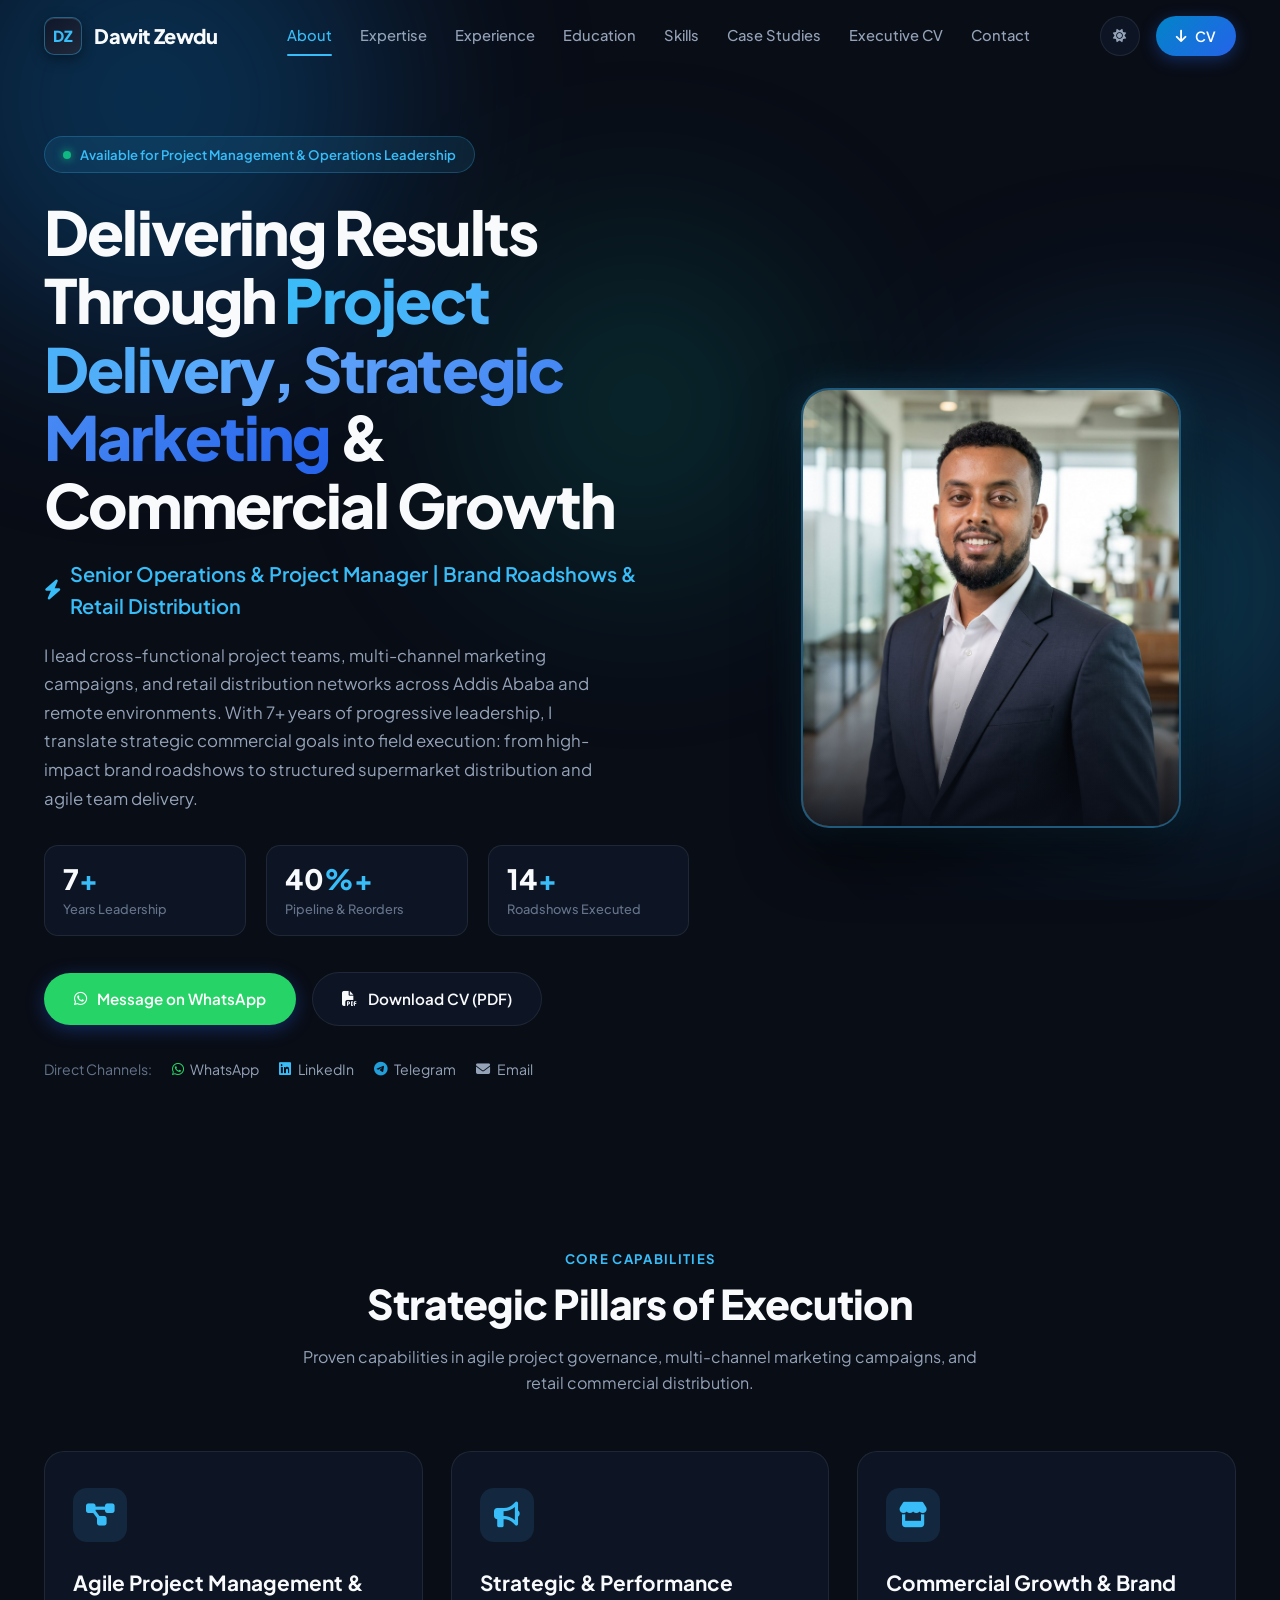
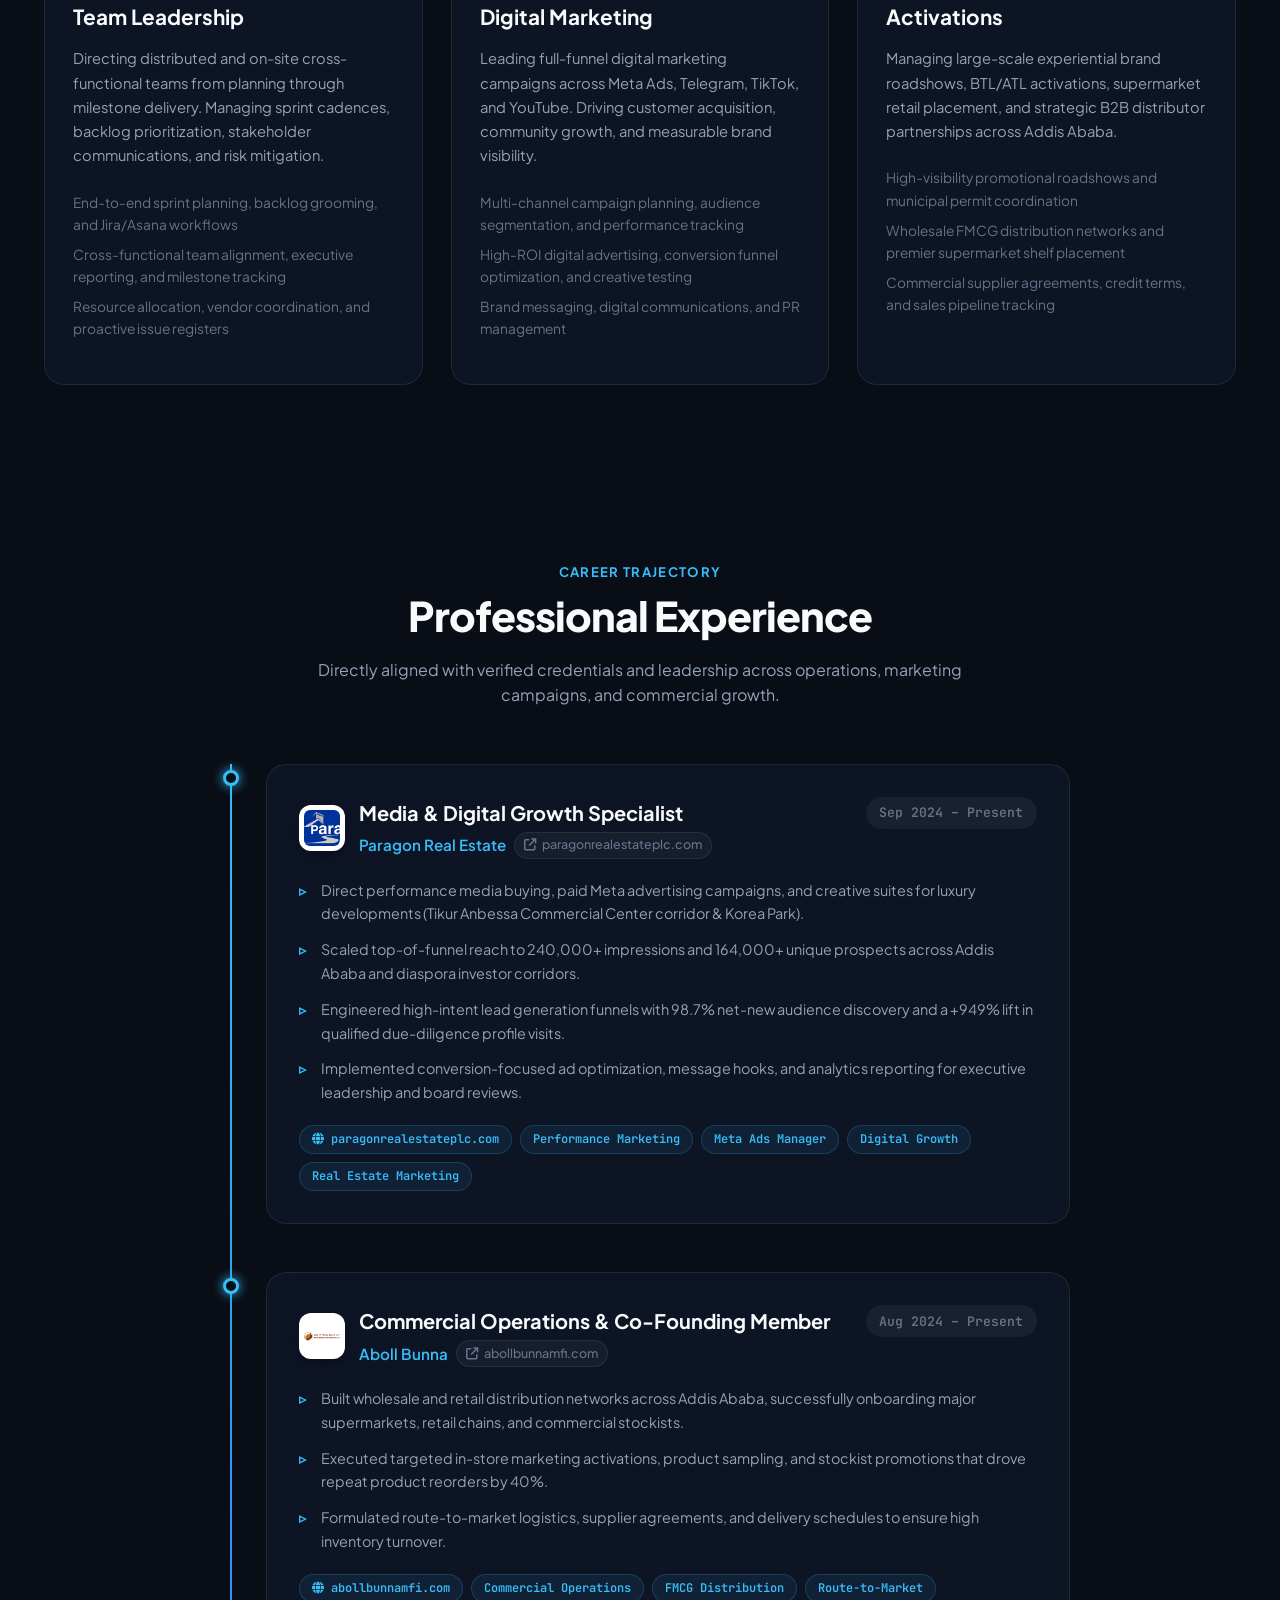
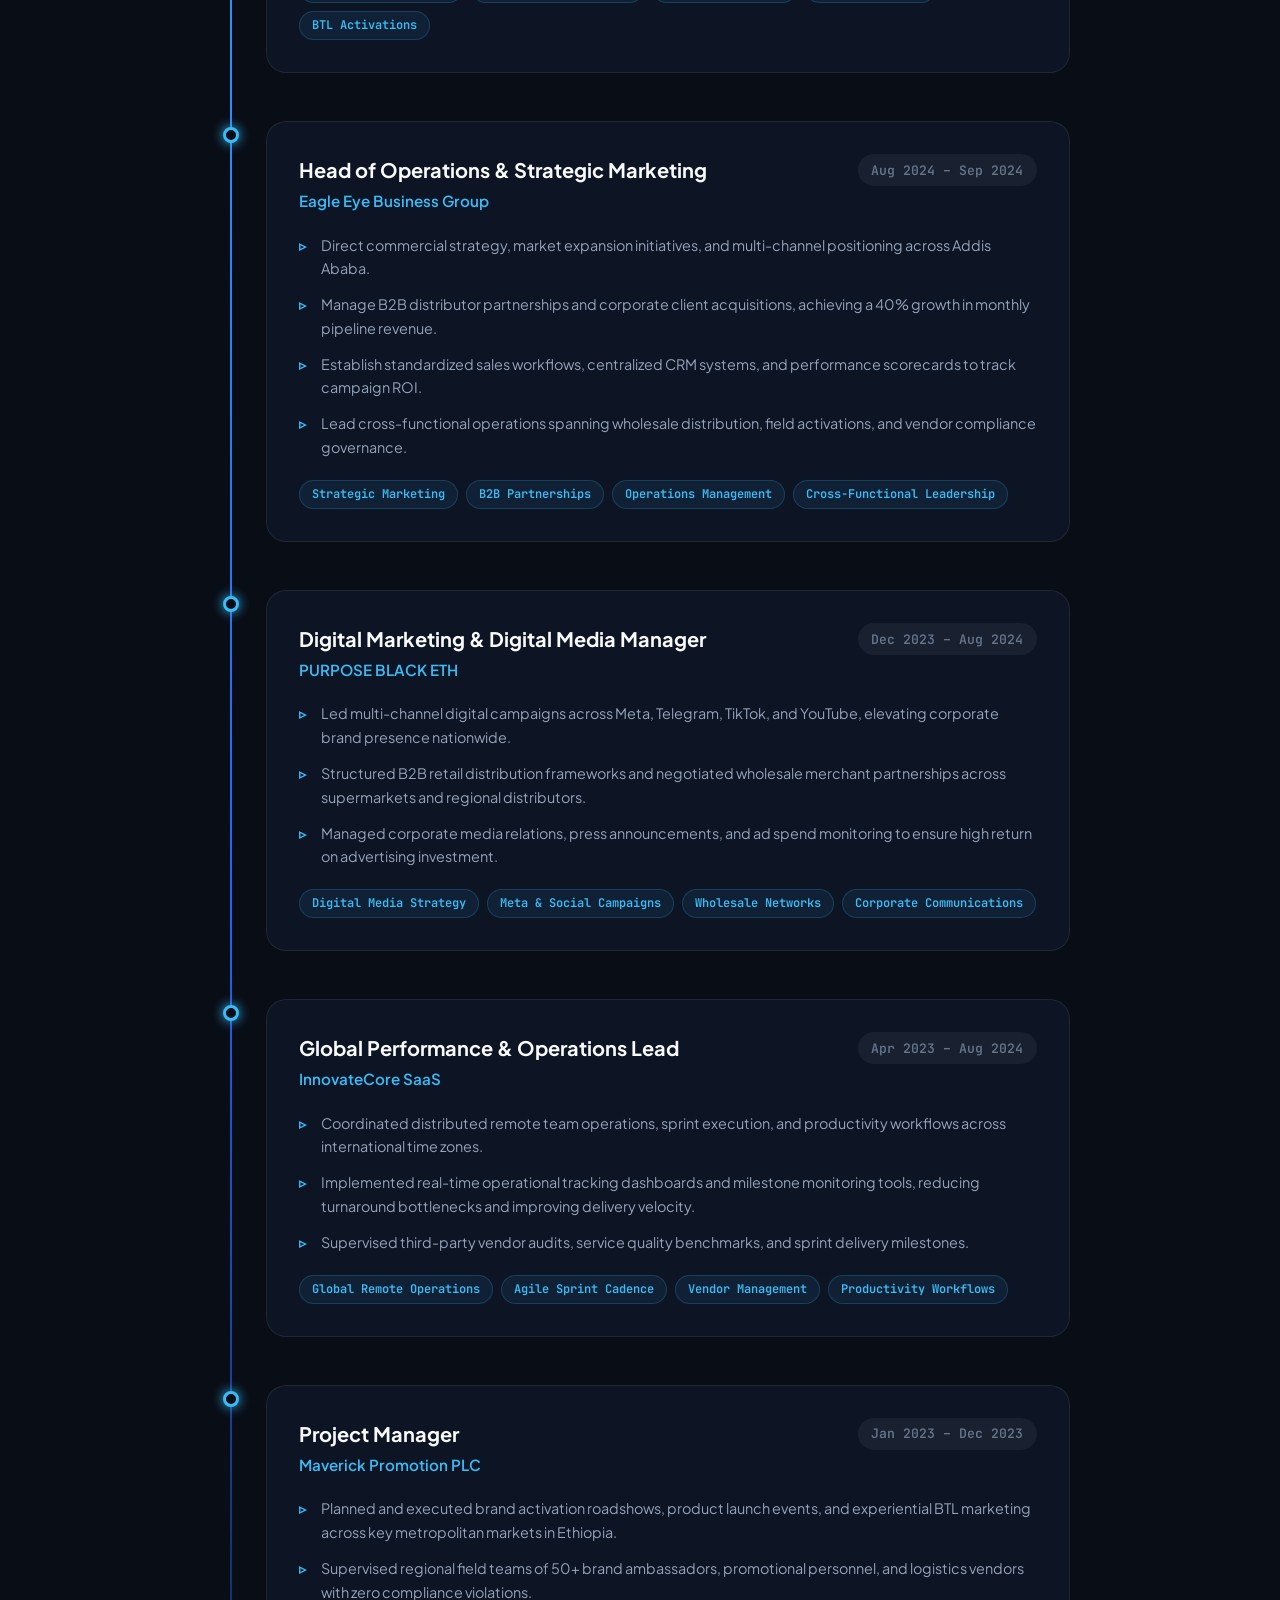
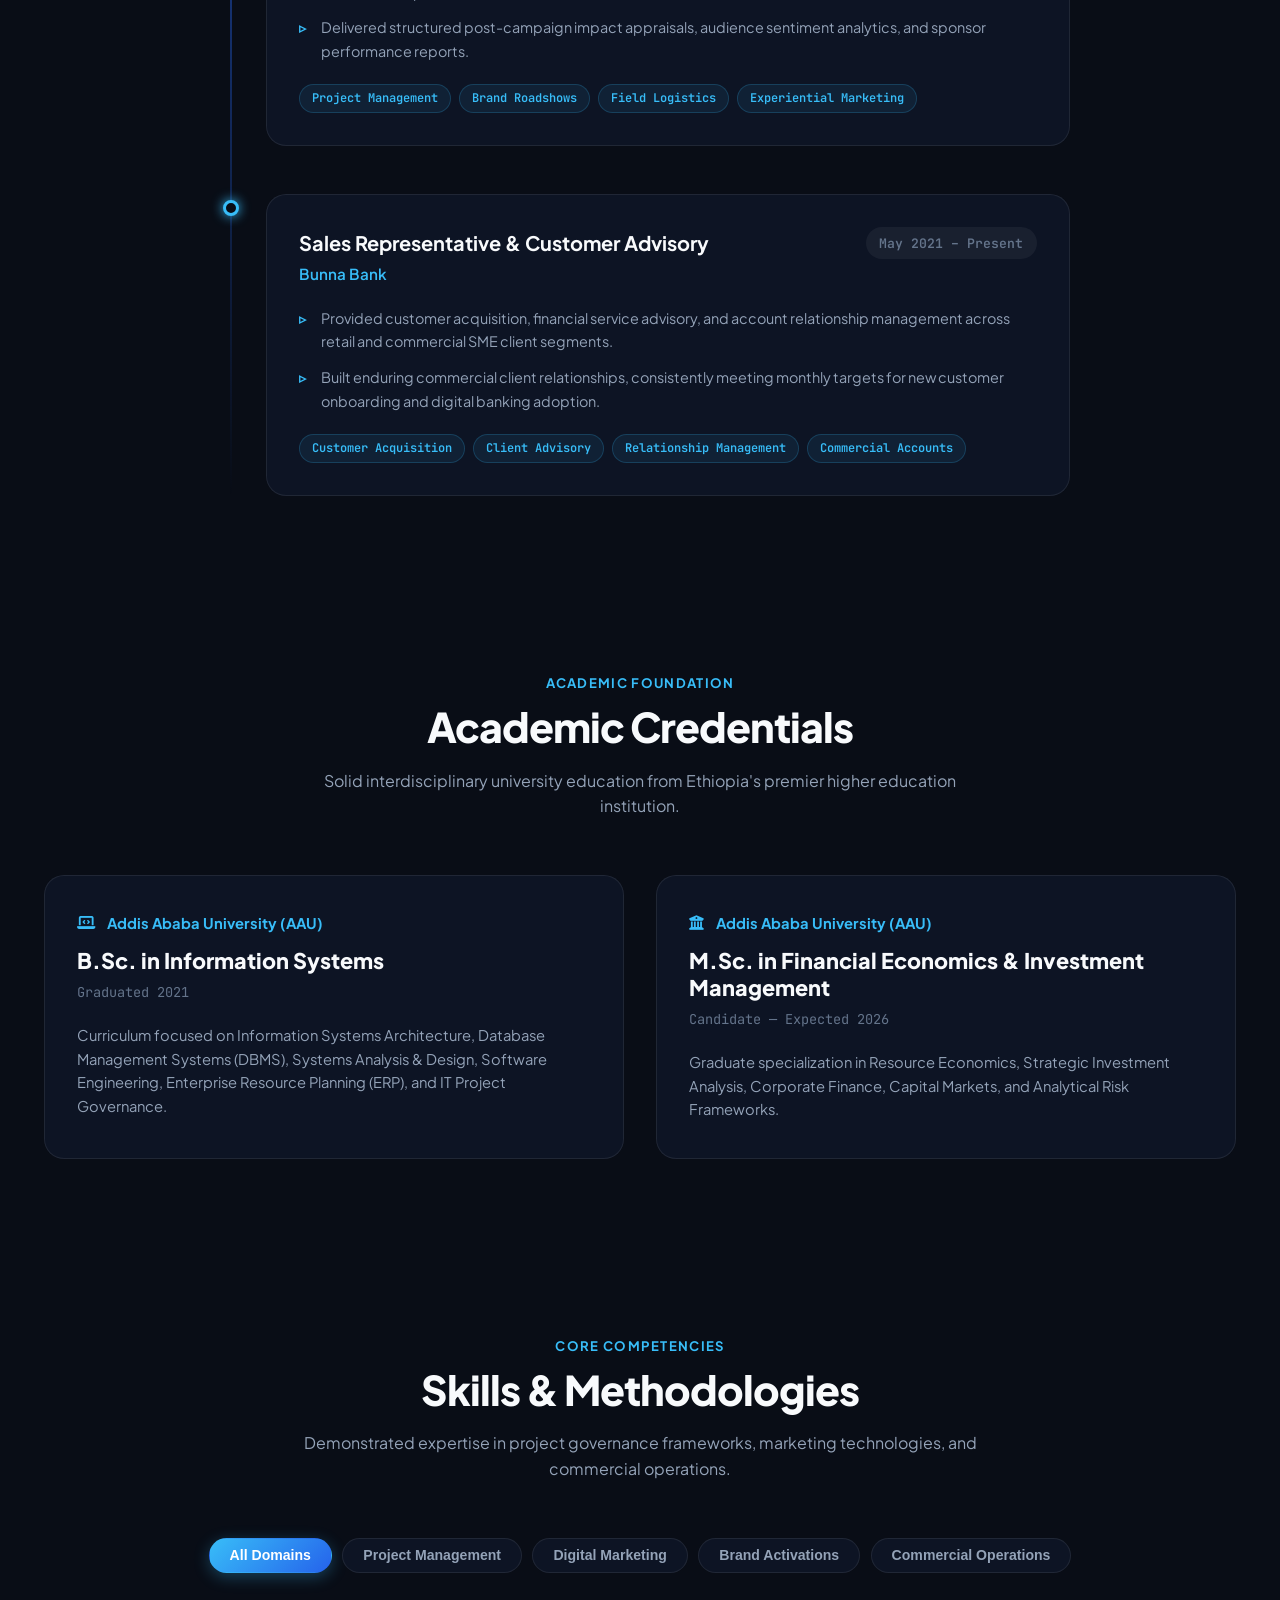
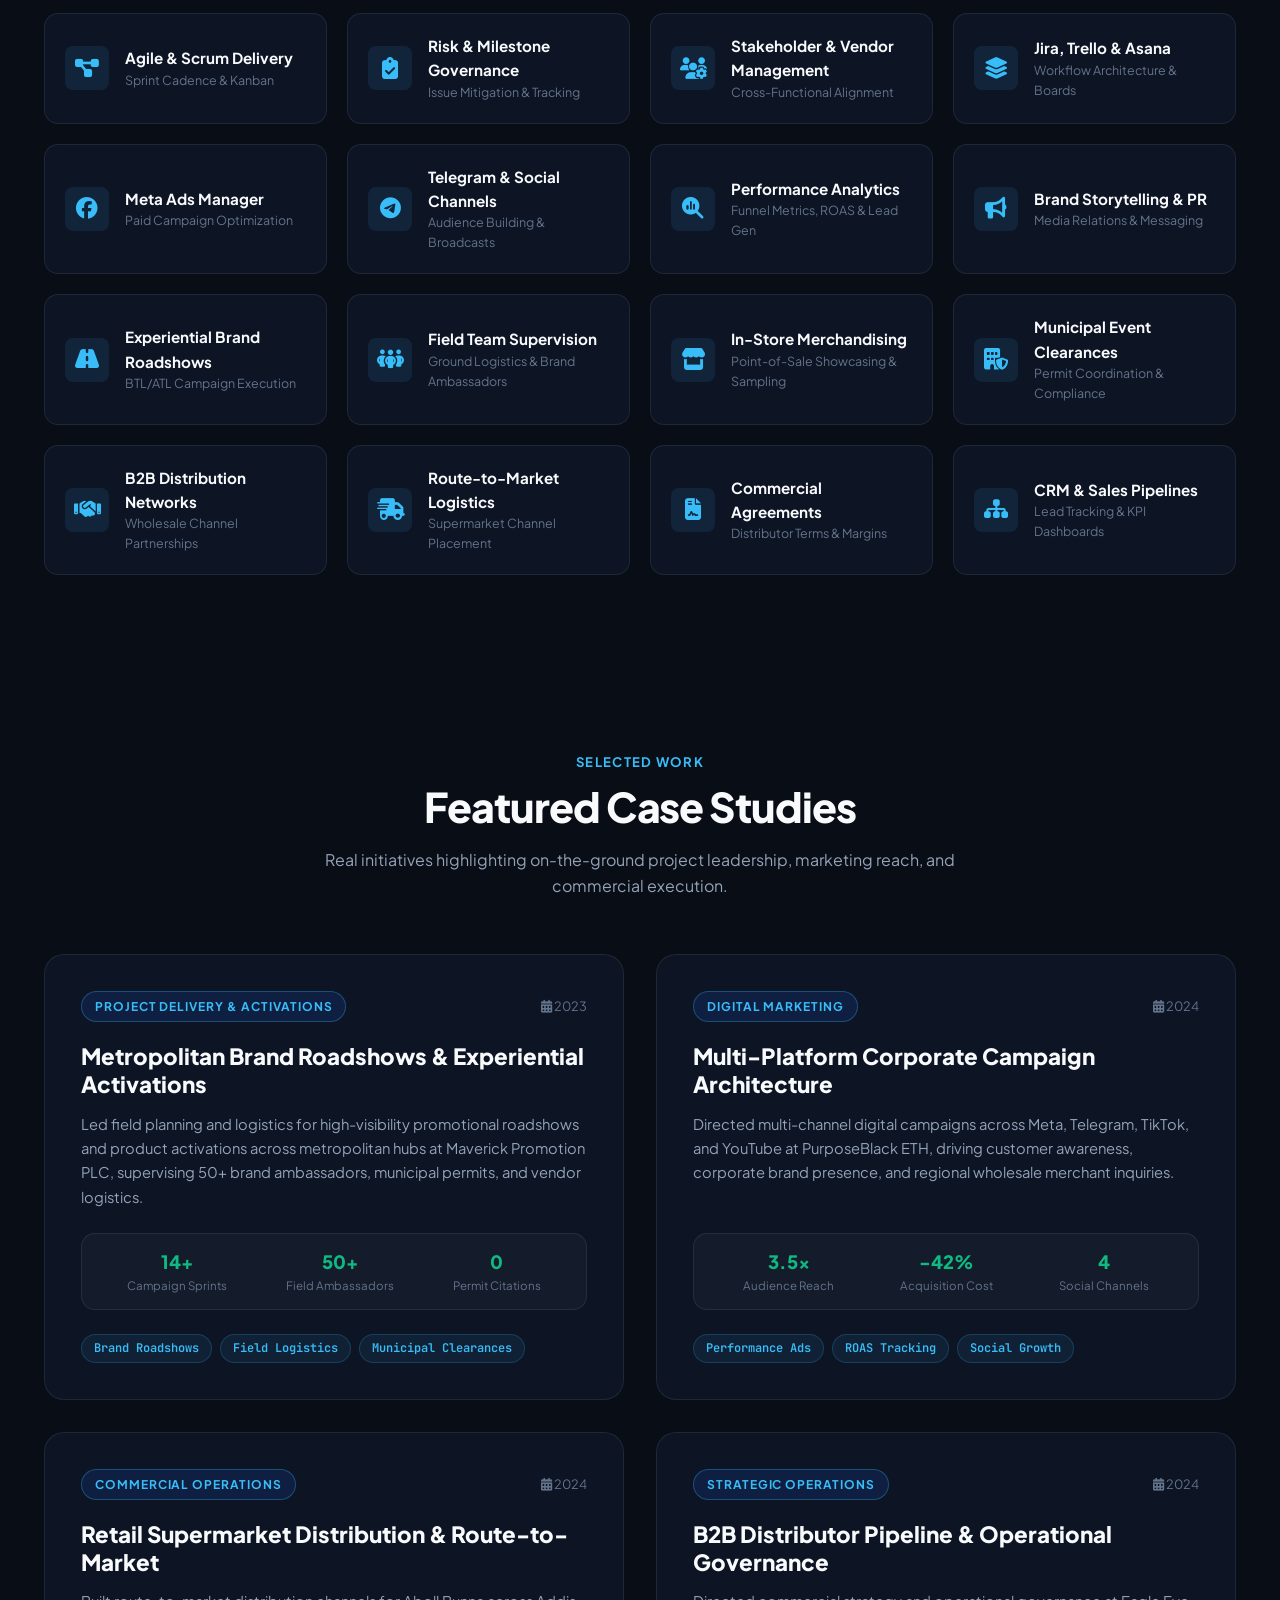
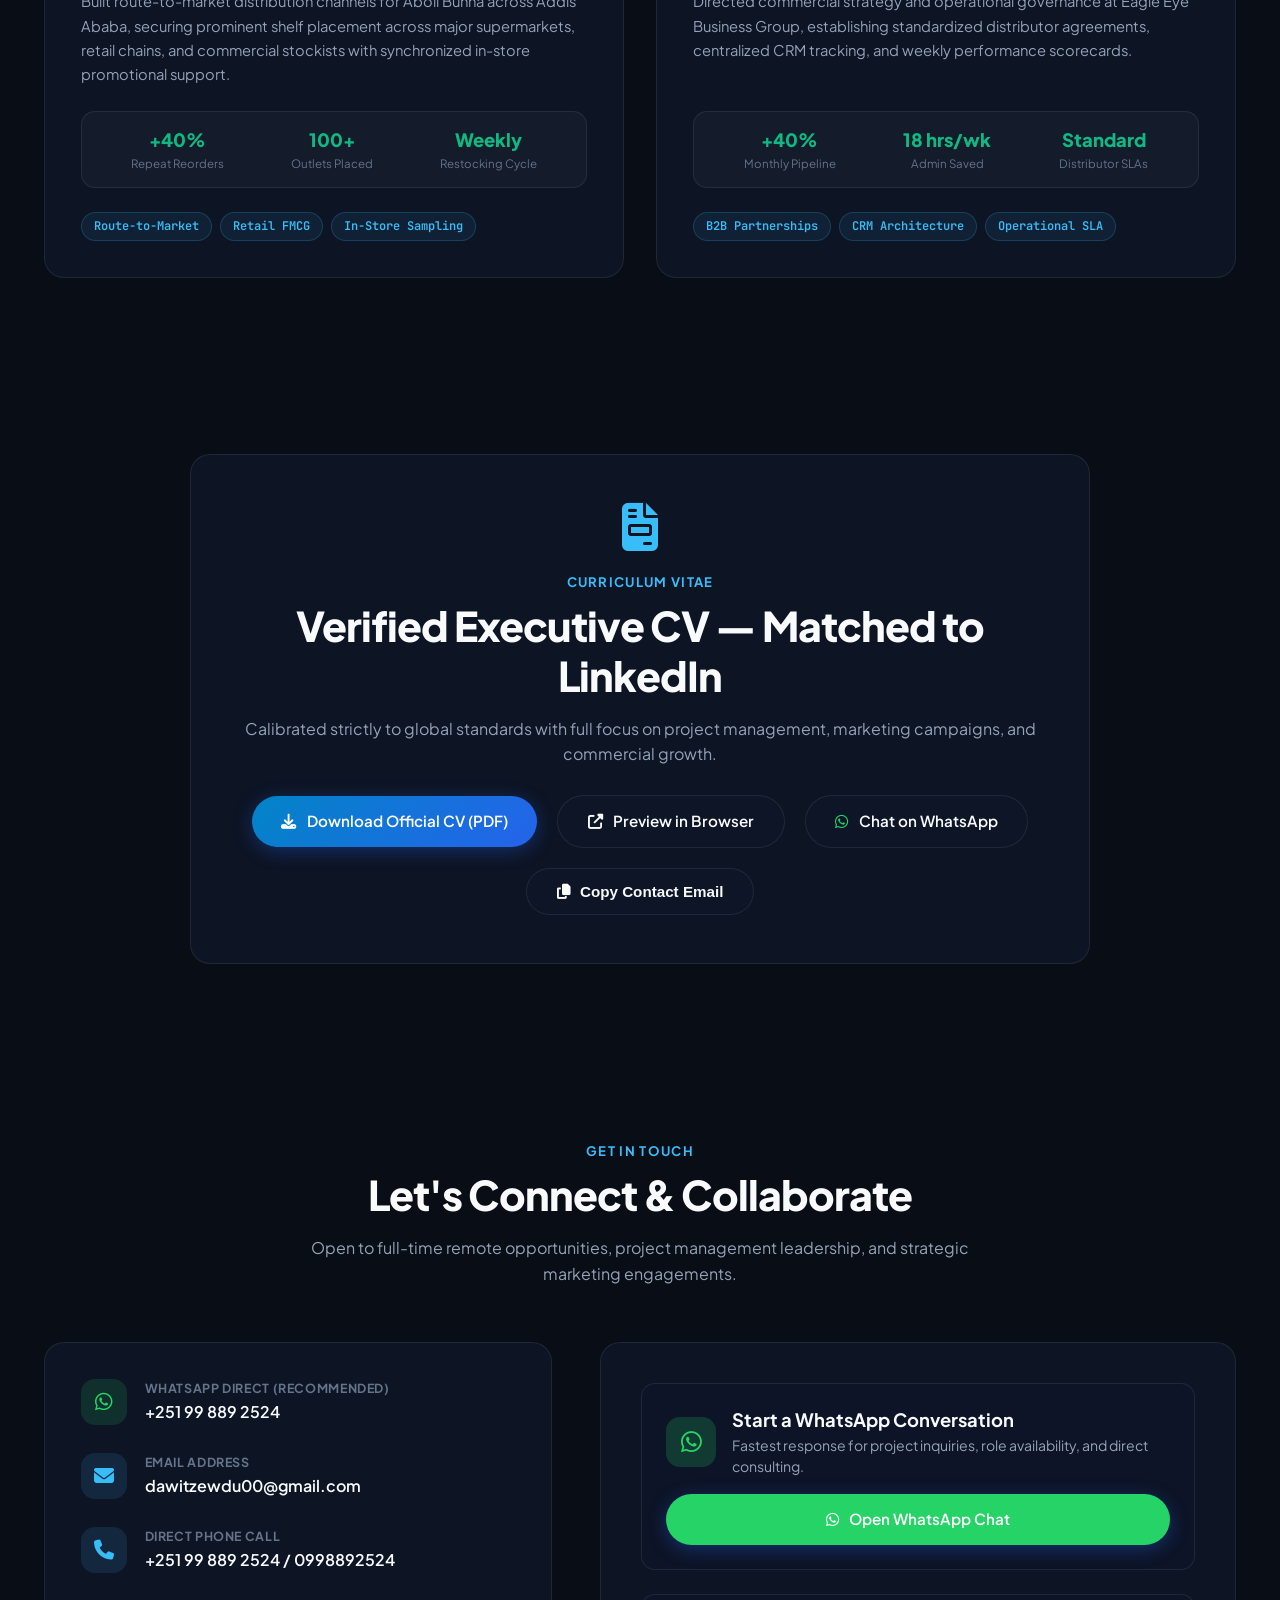
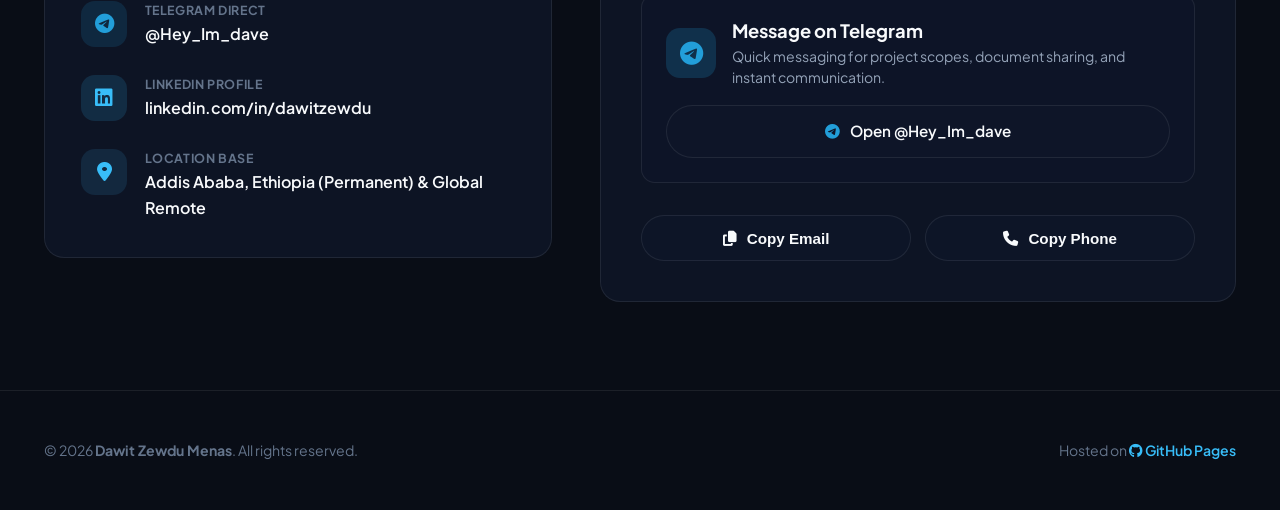
<file: index.html>
<!DOCTYPE html>
<html lang="en" data-theme="dark">
<head>
  <meta charset="UTF-8">
  <meta name="viewport" content="width=device-width, initial-scale=1.0">
  <meta name="description" content="Official executive portfolio of Dawit Zewdu Menas. Senior Project & Operations Manager delivering brand roadshows, agile execution, and retail distribution across Addis Ababa and global remote.">
  <meta name="keywords" content="Dawit Zewdu Menas, Project Manager, Operations Manager, Strategic Marketing, Brand Activations, Retail Distribution, FMCG, Agile Scrum, Addis Ababa, Global Remote">
  <meta name="author" content="Dawit Zewdu Menas">
  <link rel="canonical" href="https://dawitzewdu.github.io/">

  <title>Dawit Zewdu | Project &amp; Marketing Leader, Addis Ababa</title>

  <!-- Favicons -->
  <link rel="icon" type="image/svg+xml" href="favicon.svg">
  <link rel="apple-touch-icon" href="apple-touch-icon.png">
  <meta name="theme-color" content="#090d16">

  <!-- OpenGraph Social Sharing Card (WhatsApp, Telegram, LinkedIn, Facebook) -->
  <meta property="og:type" content="website">
  <meta property="og:url" content="https://dawitzewdu.github.io/">
  <meta property="og:title" content="Dawit Zewdu | Project &amp; Marketing Leader, Addis Ababa">
  <meta property="og:description" content="Senior Operations &amp; Project Manager delivering brand roadshows, agile execution, and supermarket retail distribution across Addis Ababa and global remote.">
  <meta property="og:image" content="https://dawitzewdu.github.io/assets/og-image.png">
  <meta property="og:image:width" content="1200">
  <meta property="og:image:height" content="630">

  <!-- Twitter Card -->
  <meta name="twitter:card" content="summary_large_image">
  <meta name="twitter:title" content="Dawit Zewdu | Project &amp; Marketing Leader, Addis Ababa">
  <meta name="twitter:description" content="Senior Operations &amp; Project Manager delivering brand roadshows, agile execution, and retail distribution.">
  <meta name="twitter:image" content="https://dawitzewdu.github.io/assets/og-image.png">

  <!-- Schema.org JSON-LD Structured Data for Google -->
  <script type="application/ld+json">
  {
    "@context": "https://schema.org",
    "@type": "Person",
    "name": "Dawit Zewdu Menas",
    "jobTitle": "Senior Project & Operations Manager",
    "address": {
      "@type": "PostalAddress",
      "addressLocality": "Addis Ababa",
      "addressCountry": "Ethiopia"
    },
    "email": "dawitzewdu00@gmail.com",
    "telephone": "+251998892524",
    "url": "https://dawitzewdu.github.io/",
    "sameAs": [
      "https://www.linkedin.com/in/dawitzewdu/",
      "https://t.me/Hey_Im_dave",
      "https://github.com/dawitzewdu"
    ],
    "alumniOf": {
      "@type": "CollegeOrUniversity",
      "name": "Addis Ababa University"
    },
    "knowsAbout": [
      "Project Management",
      "Agile & Scrum Governance",
      "Strategic Marketing",
      "Brand Activations & Roadshows",
      "Retail Supermarket Distribution",
      "B2B Commercial Operations"
    ]
  }
  </script>

  <!-- Cache Invalidation Directives -->
  <meta http-equiv="Cache-Control" content="no-cache, no-store, must-revalidate">
  <meta http-equiv="Pragma" content="no-cache">
  <meta http-equiv="Expires" content="0">

  <!-- Preload Hero Portrait -->
  <link rel="preload" as="image" href="assets/profile.jpg">

  <!-- FontAwesome 6 Icons -->
  <link rel="stylesheet" href="https://cdnjs.cloudflare.com/ajax/libs/font-awesome/6.5.1/css/all.min.css">
  
  <!-- Custom Design System Stylesheet -->
  <link rel="stylesheet" href="styles.css?v=7">
</head>
<body>

  <!-- Ambient Glowing Background Canvas -->
  <div class="ambient-glow" aria-hidden="true">
    <div class="glow-orb orb-1"></div>
    <div class="glow-orb orb-2"></div>
    <div class="glow-orb orb-3"></div>
  </div>

  <!-- Sticky Glassmorphic Navigation Header -->
  <header class="site-header">
    <div class="container">
      <div class="nav-wrapper">
        <a href="#about" class="brand-logo" aria-label="Dawit Zewdu - Home">
          <div class="logo-badge">DZ</div>
          <span class="brand-name">Dawit Zewdu</span>
        </a>

        <!-- Main Navigation & Mobile Drawer -->
        <nav class="nav-menu" id="navMenu" aria-label="Primary Navigation">
          <!-- Mobile Drawer Header -->
          <div class="drawer-header-mobile">
            <div class="drawer-badge-pill">
              <span class="pulse-dot"></span>
              <span>Operations &bull; Project Management</span>
            </div>
          </div>

          <!-- Navigation Links List -->
          <ul class="nav-links-list">
            <li>
              <a href="#about" class="nav-link active">
                <span class="nav-num">01</span>
                <span class="nav-label">About</span>
                <i class="fas fa-chevron-right nav-arrow" aria-hidden="true"></i>
              </a>
            </li>
            <li>
              <a href="#pillars" class="nav-link">
                <span class="nav-num">02</span>
                <span class="nav-label">Expertise</span>
                <i class="fas fa-chevron-right nav-arrow" aria-hidden="true"></i>
              </a>
            </li>
            <li>
              <a href="#experience" class="nav-link">
                <span class="nav-num">03</span>
                <span class="nav-label">Experience</span>
                <i class="fas fa-chevron-right nav-arrow" aria-hidden="true"></i>
              </a>
            </li>
            <li>
              <a href="#education" class="nav-link">
                <span class="nav-num">04</span>
                <span class="nav-label">Education</span>
                <i class="fas fa-chevron-right nav-arrow" aria-hidden="true"></i>
              </a>
            </li>
            <li>
              <a href="#skills" class="nav-link">
                <span class="nav-num">05</span>
                <span class="nav-label">Skills</span>
                <i class="fas fa-chevron-right nav-arrow" aria-hidden="true"></i>
              </a>
            </li>
            <li>
              <a href="#projects" class="nav-link">
                <span class="nav-num">06</span>
                <span class="nav-label">Case Studies</span>
                <i class="fas fa-chevron-right nav-arrow" aria-hidden="true"></i>
              </a>
            </li>
            <li>
              <a href="#resume" class="nav-link">
                <span class="nav-num">07</span>
                <span class="nav-label">Executive CV</span>
                <i class="fas fa-chevron-right nav-arrow" aria-hidden="true"></i>
              </a>
            </li>
            <li>
              <a href="#contact" class="nav-link">
                <span class="nav-num">08</span>
                <span class="nav-label">Contact</span>
                <i class="fas fa-chevron-right nav-arrow" aria-hidden="true"></i>
              </a>
            </li>
          </ul>

          <!-- Mobile Drawer Footer Actions -->
          <div class="drawer-footer-mobile">
            <!-- Theme Toggle Bar -->
            <div class="drawer-theme-row">
              <span class="theme-row-label"><i class="fas fa-palette"></i> Interface Theme</span>
              <button id="mobileThemeToggleBtn" class="drawer-theme-pill" aria-label="Toggle Dark or Light Mode">
                <i class="fas fa-sun"></i>
                <span id="mobileThemeText">Light Mode</span>
              </button>
            </div>

            <!-- Primary CV Action -->
            <a href="assets/Dawit_Zewdu_Menas_CV.pdf" class="drawer-cv-btn" download="Dawit_Zewdu_Menas_CV.pdf">
              <i class="fas fa-arrow-down"></i>
              <span>Download Executive CV (PDF)</span>
            </a>

            <!-- Quick Direct Contacts -->
            <div class="drawer-socials-grid">
              <a href="https://wa.me/251998892524" target="_blank" rel="noopener" class="drawer-social-btn whatsapp">
                <i class="fab fa-whatsapp"></i>
                <span>WhatsApp</span>
              </a>
              <a href="https://t.me/Hey_Im_dave" target="_blank" rel="noopener" class="drawer-social-btn telegram">
                <i class="fab fa-telegram-plane"></i>
                <span>Telegram</span>
              </a>
              <a href="mailto:dawitzewdu00@gmail.com" class="drawer-social-btn email">
                <i class="fas fa-envelope"></i>
                <span>Email</span>
              </a>
            </div>
          </div>
        </nav>

        <!-- Navigation Action Buttons (Desktop actions + Mobile Hamburger) -->
        <div class="nav-actions">
          <button id="themeToggleBtn" class="theme-toggle-btn" aria-label="Toggle Dark / Light Theme" title="Switch Theme">
            <i class="fas fa-sun"></i>
          </button>
          <a href="assets/Dawit_Zewdu_Menas_CV.pdf" class="btn-header" download="Dawit_Zewdu_Menas_CV.pdf">
            <i class="fas fa-arrow-down"></i>
            <span>CV</span>
          </a>
          <button id="mobileToggle" class="mobile-toggle" aria-label="Toggle mobile navigation menu" aria-expanded="false">
            <span class="hamburger-box">
              <span class="hamburger-line top"></span>
              <span class="hamburger-line bottom"></span>
            </span>
          </button>
        </div>
      </div>
    </div>
  </header>

  <!-- Hero Section -->
  <section class="hero-section" id="about">
    <div class="container">
      <div class="hero-grid">
        <!-- Hero Text Content -->
        <div class="hero-content">
          <!-- Mobile Executive Identity Header (Shows on mobile only) -->
          <div class="mobile-avatar-header">
            <div class="mobile-avatar-ring">
              <img src="assets/profile.jpg" alt="Dawit Zewdu Menas">
              <div class="mobile-avatar-status" title="Active & Available"></div>
            </div>
            <div class="mobile-avatar-meta">
              <div class="mobile-avatar-name">Dawit Zewdu Menas</div>
              <div class="mobile-avatar-sub">Project Management &bull; Strategic Marketing</div>
            </div>
          </div>

          <div class="hero-pill-badge">
            <div class="status-dot"></div>
            <span class="badge-full">Available for Project Management &amp; Operations Leadership</span>
            <span class="badge-short">Open for Leadership Opportunities</span>
          </div>

          <h1 class="hero-title">
            Delivering Results Through <span class="gradient-text">Project Delivery, Strategic Marketing</span> &amp; Commercial Growth
          </h1>

          <div class="hero-tagline">
            <i class="fas fa-bolt"></i>
            <span>Senior Operations &amp; Project Manager | Brand Roadshows &amp; Retail Distribution</span>
          </div>

          <p class="hero-description">
            I lead cross-functional project teams, multi-channel marketing campaigns, and retail distribution networks across Addis Ababa and remote environments. With 7+ years of progressive leadership, I translate strategic commercial goals into field execution: from high-impact brand roadshows to structured supermarket distribution and agile team delivery.
          </p>

          <!-- Grounded Hero Stats Row -->
          <div class="hero-stats-row">
            <div class="stat-item">
              <div class="stat-number">7<span>+</span></div>
              <div class="stat-label">Years Leadership</div>
            </div>
            <div class="stat-item">
              <div class="stat-number">40<span>%+</span></div>
              <div class="stat-label">Pipeline &amp; Reorders</div>
            </div>
            <div class="stat-item">
              <div class="stat-number">14<span>+</span></div>
              <div class="stat-label">Roadshows Executed</div>
            </div>
          </div>

          <!-- Hero Action Buttons -->
          <div class="hero-cta-group">
            <a href="https://wa.me/251998892524?text=Hi%20Dawit,%20I%20reviewed%20your%20portfolio%20and%20would%20like%20to%20connect%20regarding%20an%20opportunity." target="_blank" rel="noopener noreferrer" class="btn-primary" style="background: #25D366; border-color: #25D366; color: #ffffff;">
              <i class="fab fa-whatsapp"></i>
              <span>Message on WhatsApp</span>
            </a>
            <a href="assets/Dawit_Zewdu_Menas_CV.pdf" class="btn-secondary" target="_blank">
              <i class="fas fa-file-pdf"></i>
              <span>Download CV (PDF)</span>
            </a>
          </div>

          <!-- Social Quick Links -->
          <div class="hero-social-strip">
            <span>Direct Channels:</span>
            <a href="https://wa.me/251998892524" target="_blank" rel="noopener noreferrer" class="social-pill-link">
              <i class="fab fa-whatsapp" style="color: #25D366;"></i> WhatsApp
            </a>
            <a href="https://www.linkedin.com/in/dawitzewdu/" target="_blank" rel="noopener noreferrer" class="social-pill-link">
              <i class="fab fa-linkedin" style="color: #38bdf8;"></i> LinkedIn
            </a>
            <a href="https://t.me/Hey_Im_dave" target="_blank" rel="noopener noreferrer" class="social-pill-link">
              <i class="fab fa-telegram" style="color: #229ED9;"></i> Telegram
            </a>
            <a href="mailto:dawitzewdu00@gmail.com" class="social-pill-link">
              <i class="fas fa-envelope"></i> Email
            </a>
          </div>
        </div>

        <!-- Clean Executive Portrait Framing (De-slopped: No Floating Chips) -->
        <div class="hero-visual-card">
          <div class="avatar-wrapper">
            <img src="assets/profile.jpg" alt="Dawit Zewdu Menas - Senior Project &amp; Operations Manager">
            <div class="avatar-gradient-overlay"></div>
          </div>
        </div>
      </div>
    </div>
  </section>

  <!-- Core Capabilities Section -->
  <section class="section-padding" id="pillars">
    <div class="container">
      <div class="section-header">
        <div class="section-kicker">Core Capabilities</div>
        <h2 class="section-title">Strategic Pillars of Execution</h2>
        <p class="section-subtitle">
          Proven capabilities in agile project governance, multi-channel marketing campaigns, and retail commercial distribution.
        </p>
      </div>

      <div class="pillars-grid">
        <!-- Pillar 1: Agile Project Management -->
        <div class="pillar-card">
          <div class="pillar-icon-box">
            <i class="fas fa-diagram-project"></i>
          </div>
          <h3 class="pillar-title">Agile Project Management &amp; Team Leadership</h3>
          <p class="pillar-desc">
            Directing distributed and on-site cross-functional teams from planning through milestone delivery. Managing sprint cadences, backlog prioritization, stakeholder communications, and risk mitigation.
          </p>
          <ul class="pillar-highlights">
            <li>End-to-end sprint planning, backlog grooming, and Jira/Asana workflows</li>
            <li>Cross-functional team alignment, executive reporting, and milestone tracking</li>
            <li>Resource allocation, vendor coordination, and proactive issue registers</li>
          </ul>
        </div>

        <!-- Pillar 2: Strategic & Performance Digital Marketing -->
        <div class="pillar-card">
          <div class="pillar-icon-box">
            <i class="fas fa-bullhorn"></i>
          </div>
          <h3 class="pillar-title">Strategic &amp; Performance Digital Marketing</h3>
          <p class="pillar-desc">
            Leading full-funnel digital marketing campaigns across Meta Ads, Telegram, TikTok, and YouTube. Driving customer acquisition, community growth, and measurable brand visibility.
          </p>
          <ul class="pillar-highlights">
            <li>Multi-channel campaign planning, audience segmentation, and performance tracking</li>
            <li>High-ROI digital advertising, conversion funnel optimization, and creative testing</li>
            <li>Brand messaging, digital communications, and PR management</li>
          </ul>
        </div>

        <!-- Pillar 3: Commercial Growth & Brand Activations -->
        <div class="pillar-card">
          <div class="pillar-icon-box">
            <i class="fas fa-store"></i>
          </div>
          <h3 class="pillar-title">Commercial Growth &amp; Brand Activations</h3>
          <p class="pillar-desc">
            Managing large-scale experiential brand roadshows, BTL/ATL activations, supermarket retail placement, and strategic B2B distributor partnerships across Addis Ababa.
          </p>
          <ul class="pillar-highlights">
            <li>High-visibility promotional roadshows and municipal permit coordination</li>
            <li>Wholesale FMCG distribution networks and premier supermarket shelf placement</li>
            <li>Commercial supplier agreements, credit terms, and sales pipeline tracking</li>
          </ul>
        </div>
      </div>
    </div>
  </section>

  <!-- Career Experience Section -->
  <section class="section-padding" id="experience">
    <div class="container">
      <div class="section-header">
        <div class="section-kicker">Career Trajectory</div>
        <h2 class="section-title">Professional Experience</h2>
        <p class="section-subtitle">
          Directly aligned with verified credentials and leadership across operations, marketing campaigns, and commercial growth.
        </p>
      </div>

      <div class="timeline-container">
        <!-- Experience: Paragon Real Estate -->
        <div class="timeline-item">
          <div class="timeline-dot"></div>
          <div class="timeline-card">
            <div class="timeline-header">
              <div class="timeline-title-group">
                <div class="company-logo-badge">
                  <img src="assets/paragon_logo.png" alt="Paragon Real Estate Logo" class="company-logo-img">
                </div>
                <div>
                  <h3 class="role-title">Media &amp; Digital Growth Specialist</h3>
                  <div class="company-name">
                    Paragon Real Estate
                    <a href="https://www.paragonrealestateplc.com" target="_blank" rel="noopener" class="company-link" title="Visit Paragon Real Estate Official Website">
                      <i class="fas fa-arrow-up-right-from-square"></i> paragonrealestateplc.com
                    </a>
                  </div>
                </div>
              </div>
              <div class="role-period">Sep 2024 – Present</div>
            </div>
            <ul class="timeline-bullets">
              <li>Direct performance media buying, paid Meta advertising campaigns, and creative suites for luxury developments (Tikur Anbessa Commercial Center corridor &amp; Korea Park).</li>
              <li>Scaled top-of-funnel reach to 240,000+ impressions and 164,000+ unique prospects across Addis Ababa and diaspora investor corridors.</li>
              <li>Engineered high-intent lead generation funnels with 98.7% net-new audience discovery and a +949% lift in qualified due-diligence profile visits.</li>
              <li>Implemented conversion-focused ad optimization, message hooks, and analytics reporting for executive leadership and board reviews.</li>
            </ul>
            <div class="timeline-tags">
              <a href="https://www.paragonrealestateplc.com" target="_blank" rel="noopener" class="tag-pill link-pill" style="color: var(--accent-cyan); text-decoration: none;">
                <i class="fas fa-globe"></i> paragonrealestateplc.com
              </a>
              <span class="tag-pill">Performance Marketing</span>
              <span class="tag-pill">Meta Ads Manager</span>
              <span class="tag-pill">Digital Growth</span>
              <span class="tag-pill">Real Estate Marketing</span>
            </div>
          </div>
        </div>

        <!-- Experience: Aboll Bunna -->
        <div class="timeline-item">
          <div class="timeline-dot"></div>
          <div class="timeline-card">
            <div class="timeline-header">
              <div class="timeline-title-group">
                <div class="company-logo-badge">
                  <img src="assets/aboll_bunna_logo.png" alt="Aboll Bunna Logo" class="company-logo-img horizontal">
                </div>
                <div>
                  <h3 class="role-title">Commercial Operations &amp; Co-Founding Member</h3>
                  <div class="company-name">
                    Aboll Bunna
                    <a href="https://abollbunnamfi.com/" target="_blank" rel="noopener" class="company-link" title="Visit Aboll Bunna Official Website">
                      <i class="fas fa-arrow-up-right-from-square"></i> abollbunnamfi.com
                    </a>
                  </div>
                </div>
              </div>
              <div class="role-period">Aug 2024 – Present</div>
            </div>
            <ul class="timeline-bullets">
              <li>Built wholesale and retail distribution networks across Addis Ababa, successfully onboarding major supermarkets, retail chains, and commercial stockists.</li>
              <li>Executed targeted in-store marketing activations, product sampling, and stockist promotions that drove repeat product reorders by 40%.</li>
              <li>Formulated route-to-market logistics, supplier agreements, and delivery schedules to ensure high inventory turnover.</li>
            </ul>
            <div class="timeline-tags">
              <a href="https://abollbunnamfi.com/" target="_blank" rel="noopener" class="tag-pill link-pill" style="color: var(--accent-cyan); text-decoration: none;">
                <i class="fas fa-globe"></i> abollbunnamfi.com
              </a>
              <span class="tag-pill">Commercial Operations</span>
              <span class="tag-pill">FMCG Distribution</span>
              <span class="tag-pill">Route-to-Market</span>
              <span class="tag-pill">BTL Activations</span>
            </div>
          </div>
        </div>

        <!-- Experience: Eagle Eye Business Group -->
        <div class="timeline-item">
          <div class="timeline-dot"></div>
          <div class="timeline-card">
            <div class="timeline-header">
              <div>
                <h3 class="role-title">Head of Operations &amp; Strategic Marketing</h3>
                <div class="company-name">Eagle Eye Business Group</div>
              </div>
              <div class="role-period">Aug 2024 – Sep 2024</div>
            </div>
            <ul class="timeline-bullets">
              <li>Direct commercial strategy, market expansion initiatives, and multi-channel positioning across Addis Ababa.</li>
              <li>Manage B2B distributor partnerships and corporate client acquisitions, achieving a 40% growth in monthly pipeline revenue.</li>
              <li>Establish standardized sales workflows, centralized CRM systems, and performance scorecards to track campaign ROI.</li>
              <li>Lead cross-functional operations spanning wholesale distribution, field activations, and vendor compliance governance.</li>
            </ul>
            <div class="timeline-tags">
              <span class="tag-pill">Strategic Marketing</span>
              <span class="tag-pill">B2B Partnerships</span>
              <span class="tag-pill">Operations Management</span>
              <span class="tag-pill">Cross-Functional Leadership</span>
            </div>
          </div>
        </div>

        <!-- Experience 3: PurposeBlack ETH -->
        <div class="timeline-item">
          <div class="timeline-dot"></div>
          <div class="timeline-card">
            <div class="timeline-header">
              <div>
                <h3 class="role-title">Digital Marketing &amp; Digital Media Manager</h3>
                <div class="company-name">PURPOSE BLACK ETH</div>
              </div>
              <div class="role-period">Dec 2023 – Aug 2024</div>
            </div>
            <ul class="timeline-bullets">
              <li>Led multi-channel digital campaigns across Meta, Telegram, TikTok, and YouTube, elevating corporate brand presence nationwide.</li>
              <li>Structured B2B retail distribution frameworks and negotiated wholesale merchant partnerships across supermarkets and regional distributors.</li>
              <li>Managed corporate media relations, press announcements, and ad spend monitoring to ensure high return on advertising investment.</li>
            </ul>
            <div class="timeline-tags">
              <span class="tag-pill">Digital Media Strategy</span>
              <span class="tag-pill">Meta &amp; Social Campaigns</span>
              <span class="tag-pill">Wholesale Networks</span>
              <span class="tag-pill">Corporate Communications</span>
            </div>
          </div>
        </div>

        <!-- Experience 4: InnovateCore SaaS -->
        <div class="timeline-item">
          <div class="timeline-dot"></div>
          <div class="timeline-card">
            <div class="timeline-header">
              <div>
                <h3 class="role-title">Global Performance &amp; Operations Lead</h3>
                <div class="company-name">InnovateCore SaaS</div>
              </div>
              <div class="role-period">Apr 2023 – Aug 2024</div>
            </div>
            <ul class="timeline-bullets">
              <li>Coordinated distributed remote team operations, sprint execution, and productivity workflows across international time zones.</li>
              <li>Implemented real-time operational tracking dashboards and milestone monitoring tools, reducing turnaround bottlenecks and improving delivery velocity.</li>
              <li>Supervised third-party vendor audits, service quality benchmarks, and sprint delivery milestones.</li>
            </ul>
            <div class="timeline-tags">
              <span class="tag-pill">Global Remote Operations</span>
              <span class="tag-pill">Agile Sprint Cadence</span>
              <span class="tag-pill">Vendor Management</span>
              <span class="tag-pill">Productivity Workflows</span>
            </div>
          </div>
        </div>

        <!-- Experience 5: Maverick Promotion PLC -->
        <div class="timeline-item">
          <div class="timeline-dot"></div>
          <div class="timeline-card">
            <div class="timeline-header">
              <div>
                <h3 class="role-title">Project Manager</h3>
                <div class="company-name">Maverick Promotion PLC</div>
              </div>
              <div class="role-period">Jan 2023 – Dec 2023</div>
            </div>
            <ul class="timeline-bullets">
              <li>Planned and executed brand activation roadshows, product launch events, and experiential BTL marketing across key metropolitan markets in Ethiopia.</li>
              <li>Supervised regional field teams of 50+ brand ambassadors, promotional personnel, and logistics vendors with zero compliance violations.</li>
              <li>Delivered structured post-campaign impact appraisals, audience sentiment analytics, and sponsor performance reports.</li>
            </ul>
            <div class="timeline-tags">
              <span class="tag-pill">Project Management</span>
              <span class="tag-pill">Brand Roadshows</span>
              <span class="tag-pill">Field Logistics</span>
              <span class="tag-pill">Experiential Marketing</span>
            </div>
          </div>
        </div>

        <!-- Experience 6: Bunna Bank -->
        <div class="timeline-item">
          <div class="timeline-dot"></div>
          <div class="timeline-card">
            <div class="timeline-header">
              <div>
                <h3 class="role-title">Sales Representative &amp; Customer Advisory</h3>
                <div class="company-name">Bunna Bank</div>
              </div>
              <div class="role-period">May 2021 – Present</div>
            </div>
            <ul class="timeline-bullets">
              <li>Provided customer acquisition, financial service advisory, and account relationship management across retail and commercial SME client segments.</li>
              <li>Built enduring commercial client relationships, consistently meeting monthly targets for new customer onboarding and digital banking adoption.</li>
            </ul>
            <div class="timeline-tags">
              <span class="tag-pill">Customer Acquisition</span>
              <span class="tag-pill">Client Advisory</span>
              <span class="tag-pill">Relationship Management</span>
              <span class="tag-pill">Commercial Accounts</span>
            </div>
          </div>
        </div>
      </div>
    </div>
  </section>

  <!-- Education Section -->
  <section class="section-padding" id="education">
    <div class="container">
      <div class="section-header">
        <div class="section-kicker">Academic Foundation</div>
        <h2 class="section-title">Academic Credentials</h2>
        <p class="section-subtitle">
          Solid interdisciplinary university education from Ethiopia's premier higher education institution.
        </p>
      </div>

      <div class="education-grid">
        <!-- Education 1: Information Systems -->
        <div class="edu-card">
          <div>
            <div class="edu-institution">
              <i class="fas fa-laptop-code"></i>
              <span>Addis Ababa University (AAU)</span>
            </div>
            <h3 class="edu-degree">B.Sc. in Information Systems</h3>
            <div class="edu-year">Graduated 2021</div>
            <p class="edu-focus">
              Curriculum focused on Information Systems Architecture, Database Management Systems (DBMS), Systems Analysis &amp; Design, Software Engineering, Enterprise Resource Planning (ERP), and IT Project Governance.
            </p>
          </div>
        </div>

        <!-- Education 2: Financial Economics -->
        <div class="edu-card">
          <div>
            <div class="edu-institution">
              <i class="fas fa-university"></i>
              <span>Addis Ababa University (AAU)</span>
            </div>
            <h3 class="edu-degree">M.Sc. in Financial Economics &amp; Investment Management</h3>
            <div class="edu-year">Candidate — Expected 2026</div>
            <p class="edu-focus">
              Graduate specialization in Resource Economics, Strategic Investment Analysis, Corporate Finance, Capital Markets, and Analytical Risk Frameworks.
            </p>
          </div>
        </div>
      </div>
    </div>
  </section>

  <!-- Skills Matrix Section -->
  <section class="section-padding" id="skills">
    <div class="container">
      <div class="section-header">
        <div class="section-kicker">Core Competencies</div>
        <h2 class="section-title">Skills &amp; Methodologies</h2>
        <p class="section-subtitle">
          Demonstrated expertise in project governance frameworks, marketing technologies, and commercial operations.
        </p>
      </div>

      <!-- Category Filter Navigation -->
      <div class="skills-filter-nav">
        <button class="filter-btn active" data-filter="all">All Domains</button>
        <button class="filter-btn" data-filter="project">Project Management</button>
        <button class="filter-btn" data-filter="marketing">Digital Marketing</button>
        <button class="filter-btn" data-filter="activations">Brand Activations</button>
        <button class="filter-btn" data-filter="growth">Commercial Operations</button>
      </div>

      <!-- Skills Grid -->
      <div class="skills-grid" id="skillsGrid">
        <!-- Project Management Skills -->
        <div class="skill-card" data-category="project">
          <div class="skill-icon-wrap"><i class="fas fa-diagram-project"></i></div>
          <div>
            <div class="skill-info-title">Agile &amp; Scrum Delivery</div>
            <div class="skill-info-level">Sprint Cadence &amp; Kanban</div>
          </div>
        </div>

        <div class="skill-card" data-category="project">
          <div class="skill-icon-wrap"><i class="fas fa-clipboard-check"></i></div>
          <div>
            <div class="skill-info-title">Risk &amp; Milestone Governance</div>
            <div class="skill-info-level">Issue Mitigation &amp; Tracking</div>
          </div>
        </div>

        <div class="skill-card" data-category="project">
          <div class="skill-icon-wrap"><i class="fas fa-users-gear"></i></div>
          <div>
            <div class="skill-info-title">Stakeholder &amp; Vendor Management</div>
            <div class="skill-info-level">Cross-Functional Alignment</div>
          </div>
        </div>

        <div class="skill-card" data-category="project">
          <div class="skill-icon-wrap"><i class="fas fa-layer-group"></i></div>
          <div>
            <div class="skill-info-title">Jira, Trello &amp; Asana</div>
            <div class="skill-info-level">Workflow Architecture &amp; Boards</div>
          </div>
        </div>

        <!-- Digital Marketing Skills -->
        <div class="skill-card" data-category="marketing">
          <div class="skill-icon-wrap"><i class="fab fa-facebook"></i></div>
          <div>
            <div class="skill-info-title">Meta Ads Manager</div>
            <div class="skill-info-level">Paid Campaign Optimization</div>
          </div>
        </div>

        <div class="skill-card" data-category="marketing">
          <div class="skill-icon-wrap"><i class="fab fa-telegram"></i></div>
          <div>
            <div class="skill-info-title">Telegram &amp; Social Channels</div>
            <div class="skill-info-level">Audience Building &amp; Broadcasts</div>
          </div>
        </div>

        <div class="skill-card" data-category="marketing">
          <div class="skill-icon-wrap"><i class="fas fa-magnifying-glass-chart"></i></div>
          <div>
            <div class="skill-info-title">Performance Analytics</div>
            <div class="skill-info-level">Funnel Metrics, ROAS &amp; Lead Gen</div>
          </div>
        </div>

        <div class="skill-card" data-category="marketing">
          <div class="skill-icon-wrap"><i class="fas fa-bullhorn"></i></div>
          <div>
            <div class="skill-info-title">Brand Storytelling &amp; PR</div>
            <div class="skill-info-level">Media Relations &amp; Messaging</div>
          </div>
        </div>

        <!-- Brand Activations Skills -->
        <div class="skill-card" data-category="activations">
          <div class="skill-icon-wrap"><i class="fas fa-road"></i></div>
          <div>
            <div class="skill-info-title">Experiential Brand Roadshows</div>
            <div class="skill-info-level">BTL/ATL Campaign Execution</div>
          </div>
        </div>

        <div class="skill-card" data-category="activations">
          <div class="skill-icon-wrap"><i class="fas fa-people-group"></i></div>
          <div>
            <div class="skill-info-title">Field Team Supervision</div>
            <div class="skill-info-level">Ground Logistics &amp; Brand Ambassadors</div>
          </div>
        </div>

        <div class="skill-card" data-category="activations">
          <div class="skill-icon-wrap"><i class="fas fa-store"></i></div>
          <div>
            <div class="skill-info-title">In-Store Merchandising</div>
            <div class="skill-info-level">Point-of-Sale Showcasing &amp; Sampling</div>
          </div>
        </div>

        <div class="skill-card" data-category="activations">
          <div class="skill-icon-wrap"><i class="fas fa-building-shield"></i></div>
          <div>
            <div class="skill-info-title">Municipal Event Clearances</div>
            <div class="skill-info-level">Permit Coordination &amp; Compliance</div>
          </div>
        </div>

        <!-- Commercial Operations Skills -->
        <div class="skill-card" data-category="growth">
          <div class="skill-icon-wrap"><i class="fas fa-handshake"></i></div>
          <div>
            <div class="skill-info-title">B2B Distribution Networks</div>
            <div class="skill-info-level">Wholesale Channel Partnerships</div>
          </div>
        </div>

        <div class="skill-card" data-category="growth">
          <div class="skill-icon-wrap"><i class="fas fa-truck-fast"></i></div>
          <div>
            <div class="skill-info-title">Route-to-Market Logistics</div>
            <div class="skill-info-level">Supermarket Channel Placement</div>
          </div>
        </div>

        <div class="skill-card" data-category="growth">
          <div class="skill-icon-wrap"><i class="fas fa-file-contract"></i></div>
          <div>
            <div class="skill-info-title">Commercial Agreements</div>
            <div class="skill-info-level">Distributor Terms &amp; Margins</div>
          </div>
        </div>

        <div class="skill-card" data-category="growth">
          <div class="skill-icon-wrap"><i class="fas fa-sitemap"></i></div>
          <div>
            <div class="skill-info-title">CRM &amp; Sales Pipelines</div>
            <div class="skill-info-level">Lead Tracking &amp; KPI Dashboards</div>
          </div>
        </div>
      </div>
    </div>
  </section>

  <!-- Featured Case Studies Section -->
  <section class="section-padding" id="projects">
    <div class="container">
      <div class="section-header">
        <div class="section-kicker">Selected Work</div>
        <h2 class="section-title">Featured Case Studies</h2>
        <p class="section-subtitle">
          Real initiatives highlighting on-the-ground project leadership, marketing reach, and commercial execution.
        </p>
      </div>

      <div class="projects-grid">
        <!-- Case Study 1: Metropolitan Roadshows & Activations -->
        <div class="project-card">
          <div>
            <div class="project-badge-row">
              <span class="project-type-badge">Project Delivery &amp; Activations</span>
              <span style="font-size: 0.8rem; color: var(--text-muted);"><i class="fas fa-calendar-alt"></i> 2023</span>
            </div>
            <h3 class="project-title">Metropolitan Brand Roadshows &amp; Experiential Activations</h3>
            <p class="project-desc">
              Led field planning and logistics for high-visibility promotional roadshows and product activations across metropolitan hubs at Maverick Promotion PLC, supervising 50+ brand ambassadors, municipal permits, and vendor logistics.
            </p>
          </div>
          <div>
            <div class="project-metrics-strip">
              <div>
                <div class="metric-val">14+</div>
                <div class="metric-desc">Campaign Sprints</div>
              </div>
              <div>
                <div class="metric-val">50+</div>
                <div class="metric-desc">Field Ambassadors</div>
              </div>
              <div>
                <div class="metric-val">0</div>
                <div class="metric-desc">Permit Citations</div>
              </div>
            </div>
            <div class="timeline-tags">
              <span class="tag-pill">Brand Roadshows</span>
              <span class="tag-pill">Field Logistics</span>
              <span class="tag-pill">Municipal Clearances</span>
            </div>
          </div>
        </div>

        <!-- Case Study 2: Multi-Platform Digital Marketing -->
        <div class="project-card">
          <div>
            <div class="project-badge-row">
              <span class="project-type-badge">Digital Marketing</span>
              <span style="font-size: 0.8rem; color: var(--text-muted);"><i class="fas fa-calendar-alt"></i> 2024</span>
            </div>
            <h3 class="project-title">Multi-Platform Corporate Campaign Architecture</h3>
            <p class="project-desc">
              Directed multi-channel digital campaigns across Meta, Telegram, TikTok, and YouTube at PurposeBlack ETH, driving customer awareness, corporate brand presence, and regional wholesale merchant inquiries.
            </p>
          </div>
          <div>
            <div class="project-metrics-strip">
              <div>
                <div class="metric-val">3.5x</div>
                <div class="metric-desc">Audience Reach</div>
              </div>
              <div>
                <div class="metric-val">-42%</div>
                <div class="metric-desc">Acquisition Cost</div>
              </div>
              <div>
                <div class="metric-val">4</div>
                <div class="metric-desc">Social Channels</div>
              </div>
            </div>
            <div class="timeline-tags">
              <span class="tag-pill">Performance Ads</span>
              <span class="tag-pill">ROAS Tracking</span>
              <span class="tag-pill">Social Growth</span>
            </div>
          </div>
        </div>

        <!-- Case Study 3: Retail Supermarket Distribution -->
        <div class="project-card">
          <div>
            <div class="project-badge-row">
              <span class="project-type-badge">Commercial Operations</span>
              <span style="font-size: 0.8rem; color: var(--text-muted);"><i class="fas fa-calendar-alt"></i> 2024</span>
            </div>
            <h3 class="project-title">Retail Supermarket Distribution &amp; Route-to-Market</h3>
            <p class="project-desc">
              Built route-to-market distribution channels for Aboll Bunna across Addis Ababa, securing prominent shelf placement across major supermarkets, retail chains, and commercial stockists with synchronized in-store promotional support.
            </p>
          </div>
          <div>
            <div class="project-metrics-strip">
              <div>
                <div class="metric-val">+40%</div>
                <div class="metric-desc">Repeat Reorders</div>
              </div>
              <div>
                <div class="metric-val">100+</div>
                <div class="metric-desc">Outlets Placed</div>
              </div>
              <div>
                <div class="metric-val">Weekly</div>
                <div class="metric-desc">Restocking Cycle</div>
              </div>
            </div>
            <div class="timeline-tags">
              <span class="tag-pill">Route-to-Market</span>
              <span class="tag-pill">Retail FMCG</span>
              <span class="tag-pill">In-Store Sampling</span>
            </div>
          </div>
        </div>

        <!-- Case Study 4: B2B Distributor Pipeline -->
        <div class="project-card">
          <div>
            <div class="project-badge-row">
              <span class="project-type-badge">Strategic Operations</span>
              <span style="font-size: 0.8rem; color: var(--text-muted);"><i class="fas fa-calendar-alt"></i> 2024</span>
            </div>
            <h3 class="project-title">B2B Distributor Pipeline &amp; Operational Governance</h3>
            <p class="project-desc">
              Directed commercial strategy and operational governance at Eagle Eye Business Group, establishing standardized distributor agreements, centralized CRM tracking, and weekly performance scorecards.
            </p>
          </div>
          <div>
            <div class="project-metrics-strip">
              <div>
                <div class="metric-val">+40%</div>
                <div class="metric-desc">Monthly Pipeline</div>
              </div>
              <div>
                <div class="metric-val">18 hrs/wk</div>
                <div class="metric-desc">Admin Saved</div>
              </div>
              <div>
                <div class="metric-val">Standard</div>
                <div class="metric-desc">Distributor SLAs</div>
              </div>
            </div>
            <div class="timeline-tags">
              <span class="tag-pill">B2B Partnerships</span>
              <span class="tag-pill">CRM Architecture</span>
              <span class="tag-pill">Operational SLA</span>
            </div>
          </div>
        </div>
      </div>
    </div>
  </section>

  <!-- In-Page Resume & CV Download Section -->
  <section class="section-padding" id="resume">
    <div class="container">
      <div class="resume-section-box">
        <i class="fas fa-file-invoice" style="font-size: 3rem; color: var(--accent-cyan); margin-bottom: 1.25rem;"></i>
        <div class="section-kicker">Curriculum Vitae</div>
        <h2 class="section-title">Verified Executive CV — Matched to LinkedIn</h2>
        <p class="section-subtitle">
          Calibrated strictly to global standards with full focus on project management, marketing campaigns, and commercial growth.
        </p>

        <div class="resume-cta-container">
          <a href="assets/Dawit_Zewdu_Menas_CV.pdf" class="btn-primary" download="Dawit_Zewdu_Menas_CV.pdf">
            <i class="fas fa-download"></i>
            <span>Download Official CV (PDF)</span>
          </a>
          <a href="assets/Dawit_Zewdu_Menas_CV.pdf" class="btn-secondary" target="_blank">
            <i class="fas fa-external-link-alt"></i>
            <span>Preview in Browser</span>
          </a>
          <a href="https://wa.me/251998892524?text=Hi%20Dawit,%20I%20reviewed%20your%20CV%20and%20would%20like%20to%20discuss%20an%20opportunity." class="btn-secondary" target="_blank" rel="noopener noreferrer">
            <i class="fab fa-whatsapp" style="color: #25D366;"></i>
            <span>Chat on WhatsApp</span>
          </a>
          <button class="btn-secondary" onclick="copyText('dawitzewdu00@gmail.com', 'Contact Email')">
            <i class="fas fa-copy"></i>
            <span>Copy Contact Email</span>
          </button>
        </div>
      </div>
    </div>
  </section>

  <!-- Contact Command Center (De-slopped: High-Conversion Direct Action Hub) -->
  <section class="section-padding" id="contact">
    <div class="container">
      <div class="section-header">
        <div class="section-kicker">Get In Touch</div>
        <h2 class="section-title">Let's Connect &amp; Collaborate</h2>
        <p class="section-subtitle">
          Open to full-time remote opportunities, project management leadership, and strategic marketing engagements.
        </p>
      </div>

      <div class="contact-grid">
        <!-- Left Column: Verified Contact Channels -->
        <div class="contact-info-card">
          <div class="contact-item">
            <div class="contact-icon" style="background: rgba(37, 211, 102, 0.15); color: #25D366;">
              <i class="fab fa-whatsapp"></i>
            </div>
            <div>
              <div class="contact-label">WhatsApp Direct (Recommended)</div>
              <a href="https://wa.me/251998892524" target="_blank" rel="noopener noreferrer" class="contact-val">+251 99 889 2524</a>
            </div>
          </div>

          <div class="contact-item">
            <div class="contact-icon">
              <i class="fas fa-envelope"></i>
            </div>
            <div>
              <div class="contact-label">Email Address</div>
              <a href="mailto:dawitzewdu00@gmail.com" class="contact-val">dawitzewdu00@gmail.com</a>
            </div>
          </div>

          <div class="contact-item">
            <div class="contact-icon">
              <i class="fas fa-phone"></i>
            </div>
            <div>
              <div class="contact-label">Direct Phone Call</div>
              <a href="tel:+251998892524" class="contact-val">+251 99 889 2524 / 0998892524</a>
            </div>
          </div>

          <div class="contact-item">
            <div class="contact-icon" style="background: rgba(34, 158, 217, 0.15); color: #229ED9;">
              <i class="fab fa-telegram"></i>
            </div>
            <div>
              <div class="contact-label">Telegram Direct</div>
              <a href="https://t.me/Hey_Im_dave" target="_blank" rel="noopener noreferrer" class="contact-val">@Hey_Im_dave</a>
            </div>
          </div>

          <div class="contact-item">
            <div class="contact-icon" style="background: rgba(56, 189, 248, 0.15); color: #38bdf8;">
              <i class="fab fa-linkedin"></i>
            </div>
            <div>
              <div class="contact-label">LinkedIn Profile</div>
              <a href="https://www.linkedin.com/in/dawitzewdu/" target="_blank" rel="noopener noreferrer" class="contact-val">linkedin.com/in/dawitzewdu</a>
            </div>
          </div>

          <div class="contact-item">
            <div class="contact-icon">
              <i class="fas fa-location-dot"></i>
            </div>
            <div>
              <div class="contact-label">Location Base</div>
              <div class="contact-val">Addis Ababa, Ethiopia (Permanent) &amp; Global Remote</div>
            </div>
          </div>
        </div>

        <!-- Right Column: High-Conversion Direct Action Cards -->
        <div class="contact-actions-box">
          <!-- WhatsApp Action Card -->
          <div class="contact-action-card">
            <div class="contact-action-header">
              <div class="contact-action-icon" style="background: rgba(37, 211, 102, 0.2); color: #25D366;">
                <i class="fab fa-whatsapp"></i>
              </div>
              <div>
                <h3 class="contact-action-title">Start a WhatsApp Conversation</h3>
                <p class="contact-action-desc">Fastest response for project inquiries, role availability, and direct consulting.</p>
              </div>
            </div>
            <a href="https://wa.me/251998892524?text=Hi%20Dawit,%20I%20saw%20your%20portfolio%20and%20would%20like%20to%20discuss%20a%20collaboration." target="_blank" rel="noopener noreferrer" class="btn-primary" style="background: #25D366; border-color: #25D366; justify-content: center; width: 100%;">
              <i class="fab fa-whatsapp"></i>
              <span>Open WhatsApp Chat</span>
            </a>
          </div>

          <!-- Telegram Action Card -->
          <div class="contact-action-card">
            <div class="contact-action-header">
              <div class="contact-action-icon" style="background: rgba(34, 158, 217, 0.2); color: #229ED9;">
                <i class="fab fa-telegram"></i>
              </div>
              <div>
                <h3 class="contact-action-title">Message on Telegram</h3>
                <p class="contact-action-desc">Quick messaging for project scopes, document sharing, and instant communication.</p>
              </div>
            </div>
            <a href="https://t.me/Hey_Im_dave" target="_blank" rel="noopener noreferrer" class="btn-secondary" style="justify-content: center; width: 100%;">
              <i class="fab fa-telegram" style="color: #229ED9;"></i>
              <span>Open @Hey_Im_dave</span>
            </a>
          </div>

          <!-- Quick Copy Strip -->
          <div class="quick-copy-strip">
            <button class="btn-secondary" style="flex: 1; justify-content: center;" onclick="copyText('dawitzewdu00@gmail.com', 'Email Address')">
              <i class="fas fa-copy"></i>
              <span>Copy Email</span>
            </button>
            <button class="btn-secondary" style="flex: 1; justify-content: center;" onclick="copyText('+251998892524', 'Phone Number')">
              <i class="fas fa-phone"></i>
              <span>Copy Phone</span>
            </button>
          </div>
        </div>
      </div>
    </div>
  </section>

  <!-- Site Footer -->
  <footer class="site-footer">
    <div class="container">
      <div class="footer-inner">
        <div>
          &copy; 2026 <strong>Dawit Zewdu Menas</strong>. All rights reserved.
        </div>
        <div>
          Hosted on 
          <a href="https://pages.github.com/" target="_blank" rel="noopener noreferrer" style="color: var(--accent-cyan); text-decoration: none; font-weight: 600;">
            <i class="fab fa-github"></i> GitHub Pages
          </a>
        </div>
      </div>
    </div>
  </footer>

  <!-- Interactive JavaScript -->
  <script src="script.js?v=7"></script>
</body>
</html>
</file>
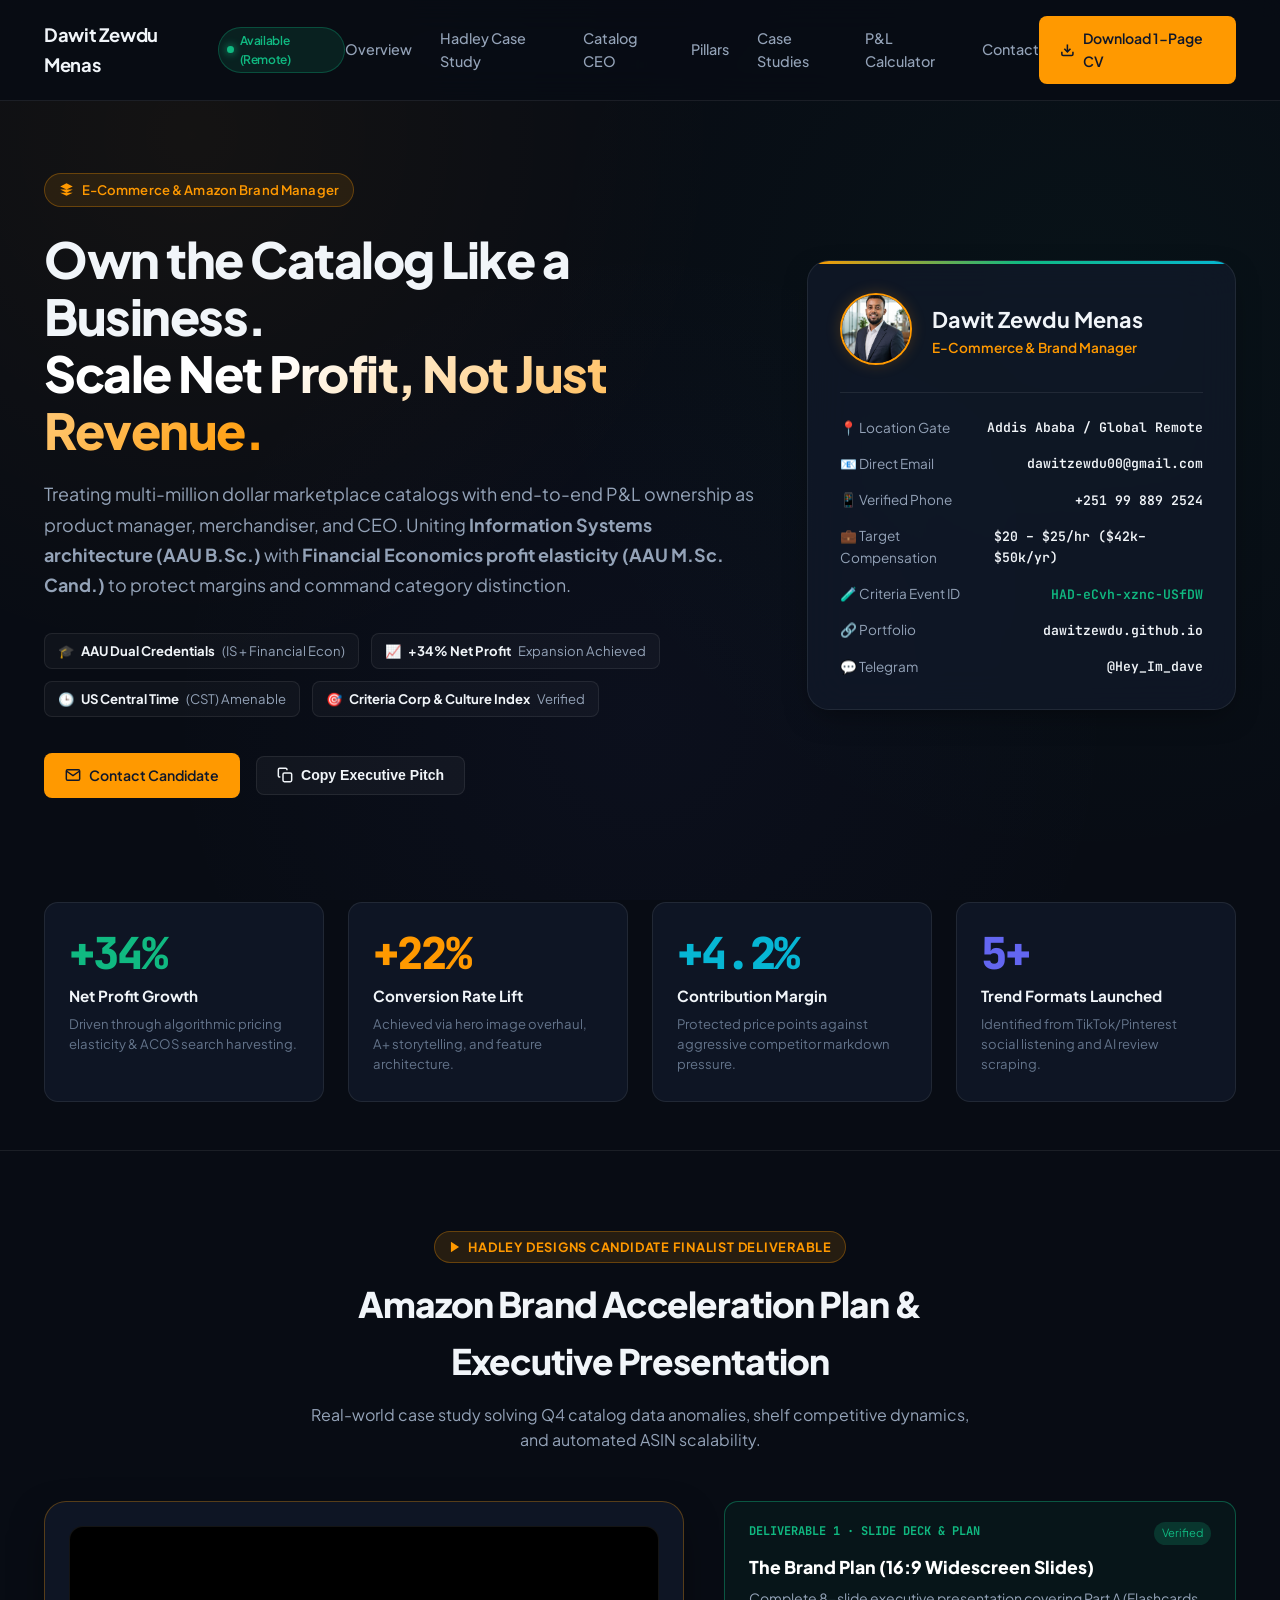
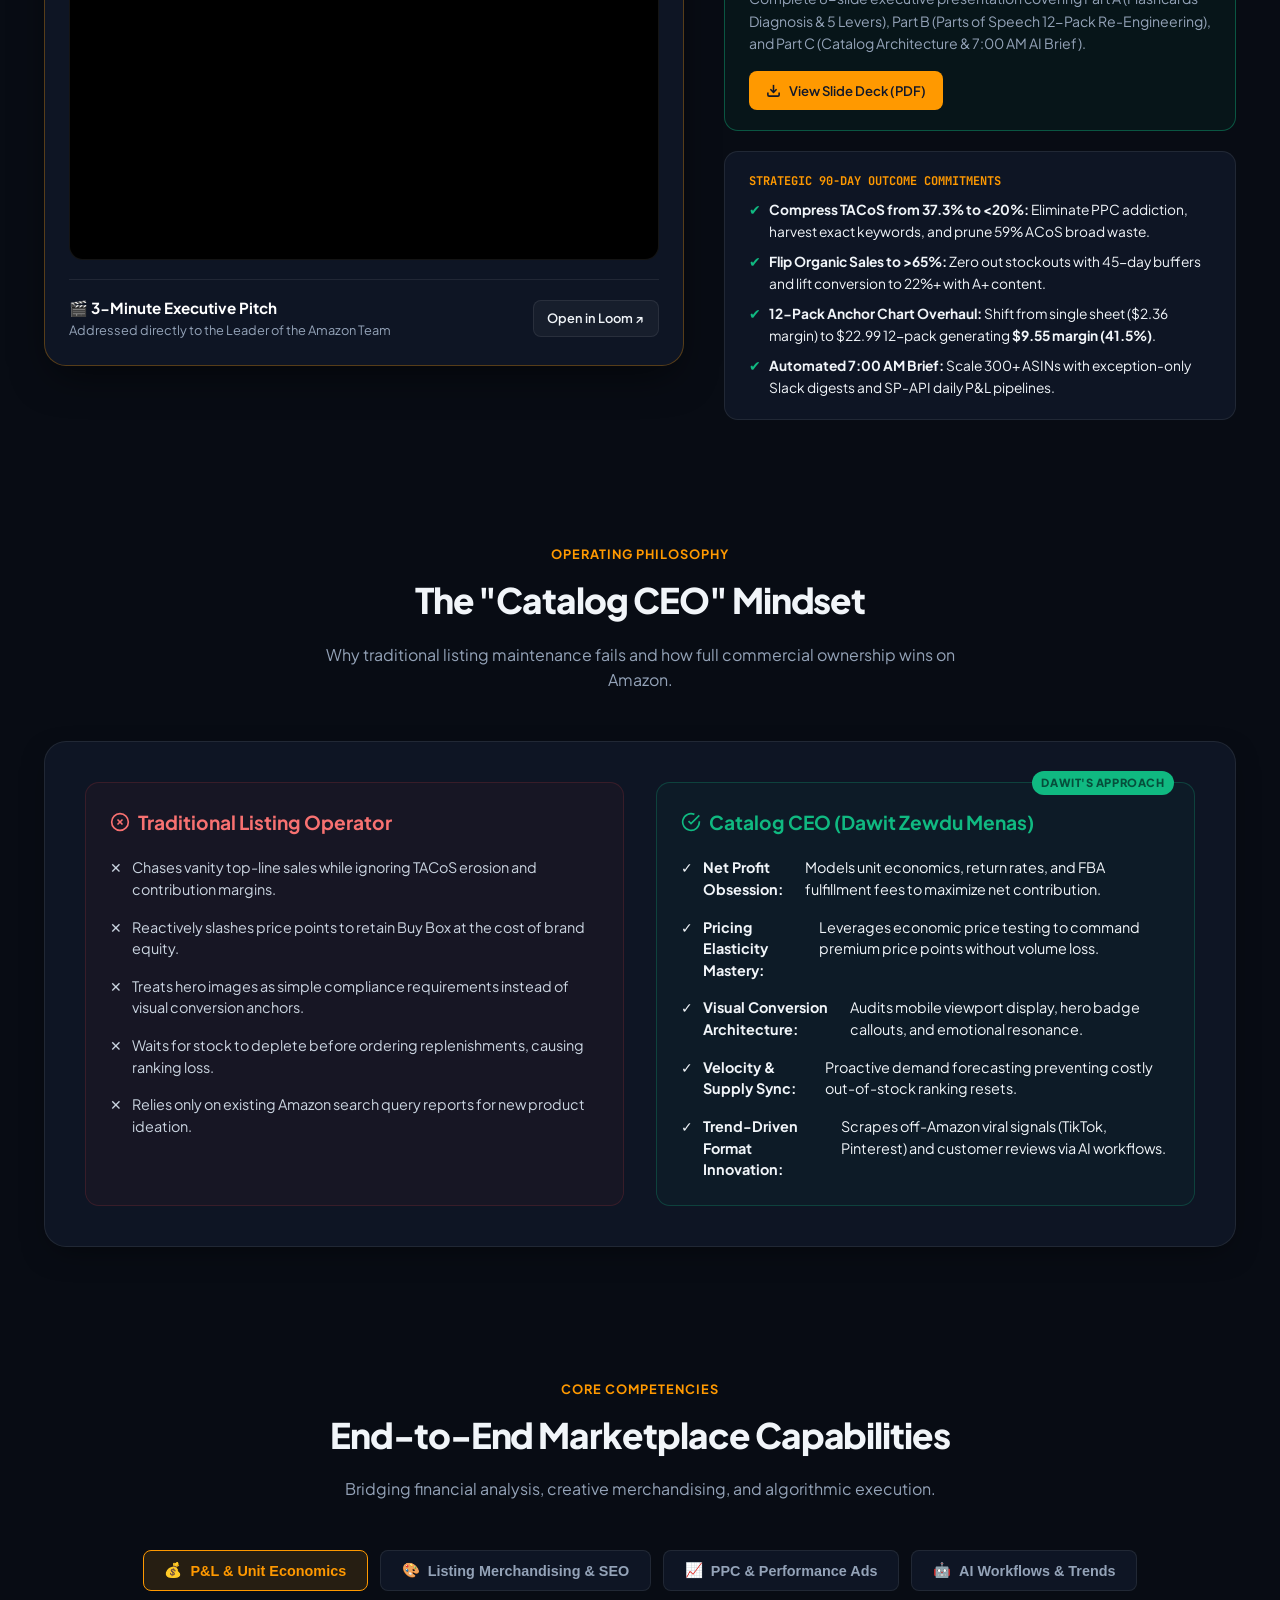
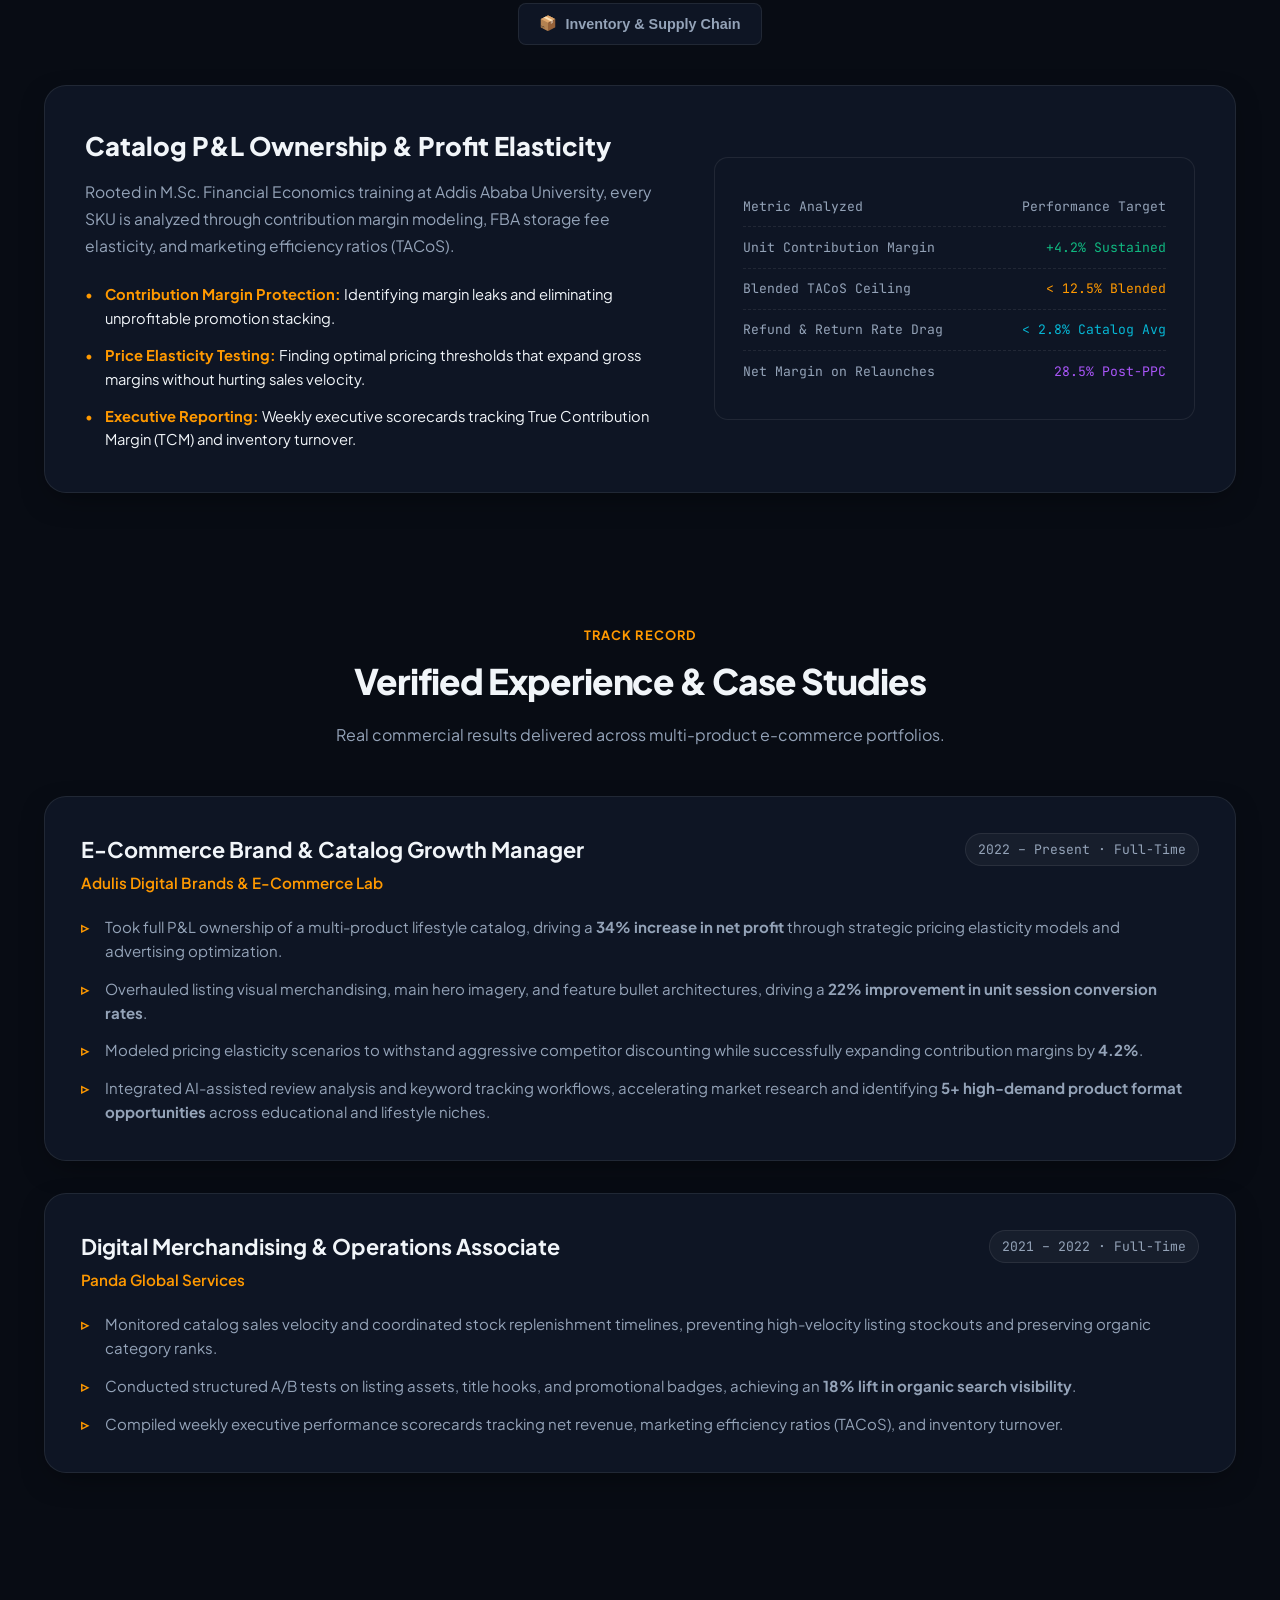
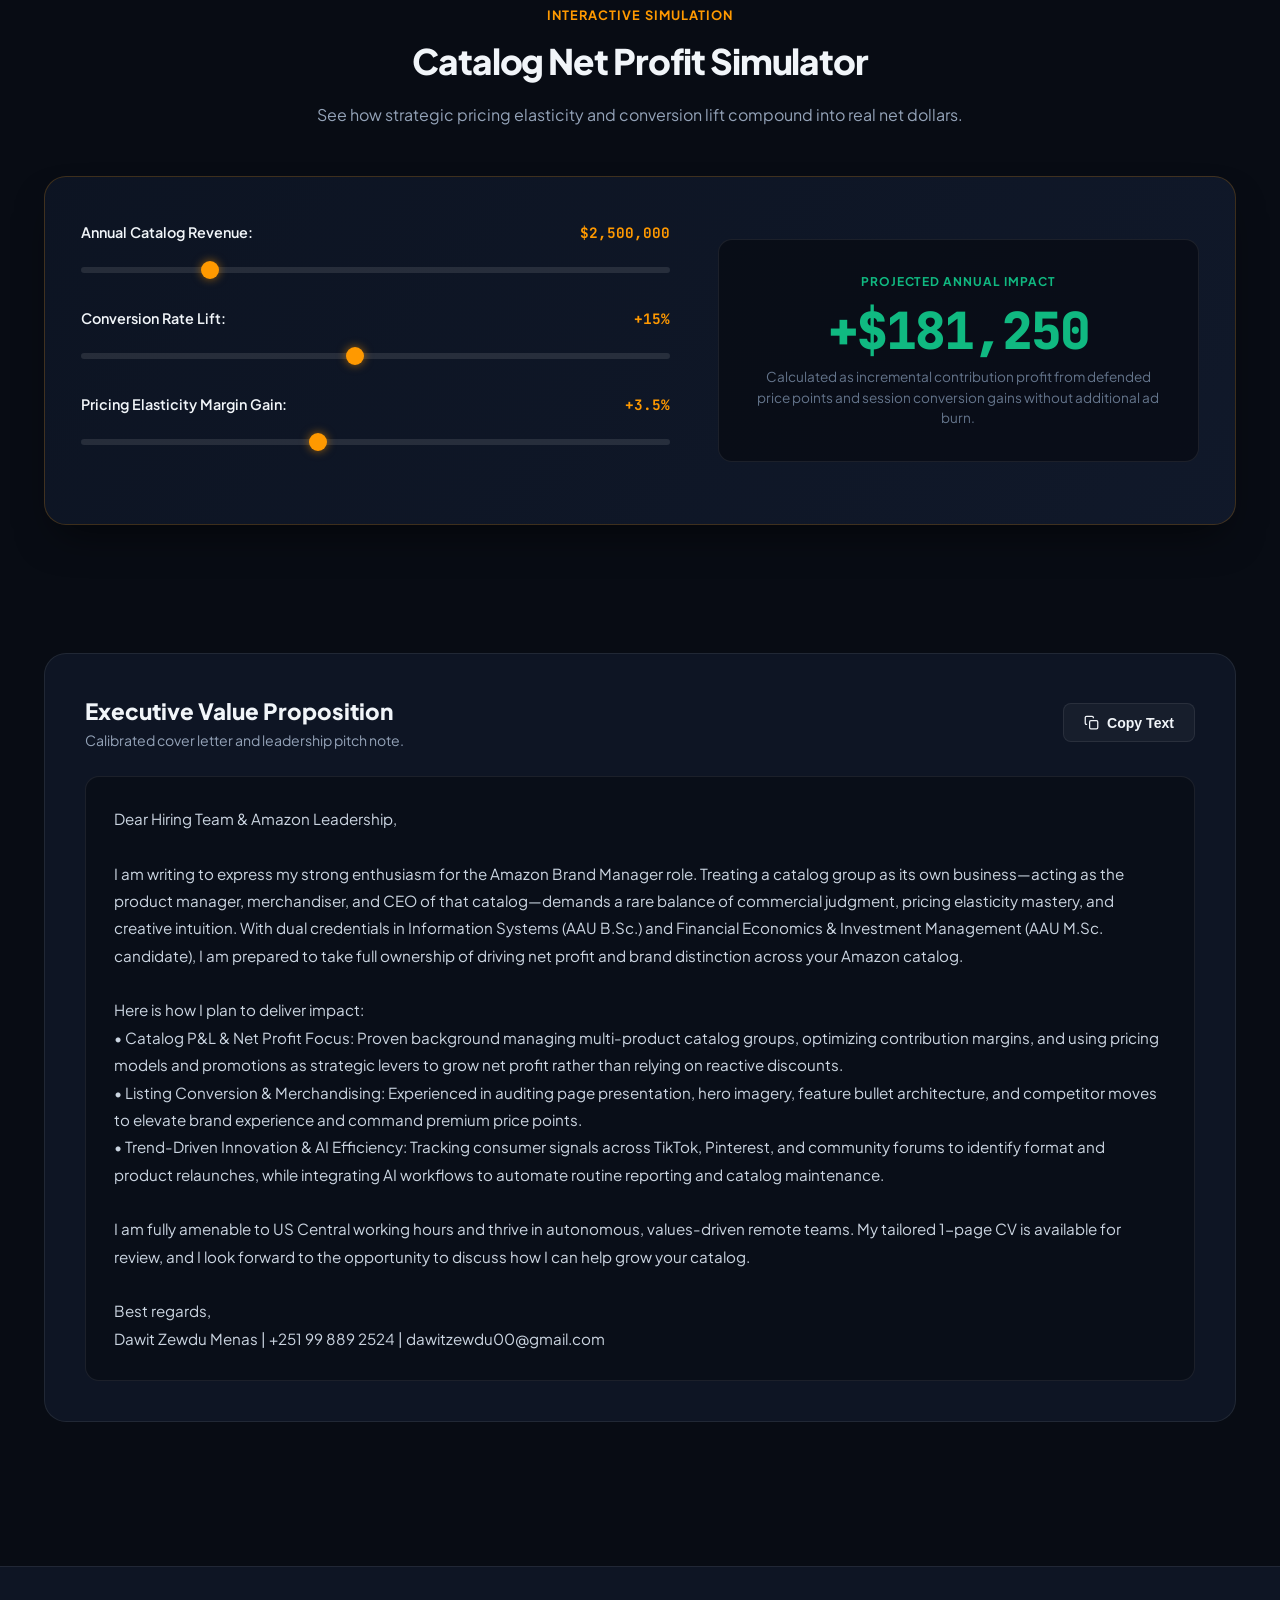
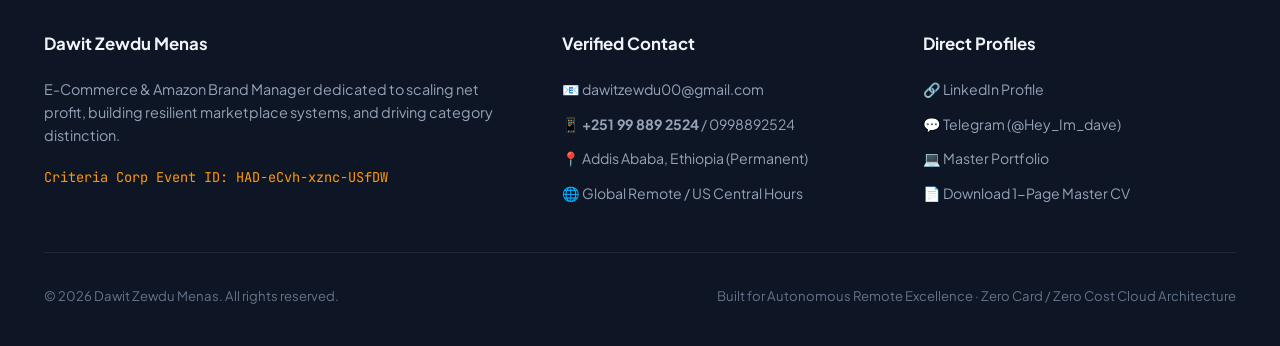
<file: amazon-brand-manager.html>
<!DOCTYPE html>
<html lang="en">
<head>
  <meta charset="UTF-8">
  <meta name="viewport" content="width=device-width, initial-scale=1.0">
  <title>Dawit Zewdu Menas | Amazon Brand Manager &amp; Catalog Growth Leader</title>
  <meta name="description" content="Executive Dossier of Dawit Zewdu Menas — E-Commerce & Amazon Brand Manager specializing in Catalog P&L ownership, pricing elasticity, listing conversion architecture, and marketplace growth.">
  <meta name="keywords" content="Dawit Zewdu Menas, Amazon Brand Manager, Amazon Account Manager, E-Commerce Growth, Catalog P&L, Pricing Elasticity, Listing Conversion, Seller Central, PPC, Hadley Designs">
  <meta name="author" content="Dawit Zewdu Menas">

  <!-- Open Graph -->
  <meta property="og:title" content="Dawit Zewdu Menas | Amazon Brand Manager &amp; Catalog Growth Leader">
  <meta property="og:description" content="Treating the Amazon Catalog as a Business: +34% Net Profit Expansion, Dual Information Systems & Financial Economics Credentials.">
  <meta property="og:type" content="website">
  <meta property="og:url" content="https://dawitzewdu.github.io/amazon-brand-manager.html">

  <!-- Google Fonts -->
  <link rel="preconnect" href="https://fonts.googleapis.com">
  <link rel="preconnect" href="https://fonts.gstatic.com" crossorigin>
  <link href="https://fonts.googleapis.com/css2?family=Plus+Jakarta+Sans:wght@300;400;500;600;700;800&family=JetBrains+Mono:wght@400;500;600&display=swap" rel="stylesheet">

  <style>
    :root {
      --bg-primary: #080c14;
      --bg-secondary: #0e1524;
      --bg-card: rgba(18, 26, 44, 0.7);
      --bg-card-hover: rgba(25, 37, 62, 0.85);
      --border-subtle: rgba(255, 255, 255, 0.08);
      --border-focus: rgba(255, 153, 0, 0.4);
      --text-main: #f1f5f9;
      --text-muted: #94a3b8;
      --text-dim: #64748b;
      
      --accent-amazon: #FF9900;
      --accent-amazon-hover: #e68a00;
      --accent-emerald: #10B981;
      --accent-cyan: #06B6D4;
      --accent-indigo: #6366F1;
      
      --glow-amazon: rgba(255, 153, 0, 0.15);
      --glow-emerald: rgba(16, 185, 129, 0.15);
      --radius-sm: 8px;
      --radius-md: 14px;
      --radius-lg: 22px;
      --shadow-card: 0 10px 30px -10px rgba(0, 0, 0, 0.5);
      --transition: all 0.25s cubic-bezier(0.16, 1, 0.3, 1);
    }

    * {
      box-sizing: border-box;
      margin: 0;
      padding: 0;
    }

    body {
      background-color: var(--bg-primary);
      color: var(--text-main);
      font-family: 'Plus Jakarta Sans', -apple-system, BlinkMacSystemFont, sans-serif;
      line-height: 1.6;
      overflow-x: hidden;
      background-image: 
        radial-gradient(circle at 15% 15%, rgba(255, 153, 0, 0.05) 0%, transparent 40%),
        radial-gradient(circle at 85% 35%, rgba(16, 185, 129, 0.04) 0%, transparent 45%),
        radial-gradient(circle at 50% 80%, rgba(99, 102, 241, 0.04) 0%, transparent 50%);
      background-attachment: fixed;
    }

    a {
      color: inherit;
      text-decoration: none;
    }

    /* Navigation */
    nav {
      position: sticky;
      top: 0;
      z-index: 1000;
      backdrop-filter: blur(16px);
      -webkit-backdrop-filter: blur(16px);
      background: rgba(8, 12, 20, 0.85);
      border-bottom: 1px solid var(--border-subtle);
    }

    .nav-container {
      max-width: 1240px;
      margin: 0 auto;
      padding: 1rem 1.5rem;
      display: flex;
      justify-content: space-between;
      align-items: center;
    }

    .nav-brand {
      display: flex;
      align-items: center;
      gap: 0.75rem;
      font-weight: 700;
      font-size: 1.15rem;
      letter-spacing: -0.02em;
    }

    .brand-badge {
      display: inline-flex;
      align-items: center;
      gap: 0.35rem;
      background: rgba(16, 185, 129, 0.12);
      border: 1px solid rgba(16, 185, 129, 0.3);
      color: var(--accent-emerald);
      font-size: 0.75rem;
      padding: 0.2rem 0.55rem;
      border-radius: 999px;
      font-weight: 600;
    }

    .pulse-dot {
      width: 7px;
      height: 7px;
      border-radius: 50%;
      background-color: var(--accent-emerald);
      box-shadow: 0 0 8px var(--accent-emerald);
      animation: pulse 2s infinite;
    }

    @keyframes pulse {
      0%, 100% { opacity: 1; transform: scale(1); }
      50% { opacity: 0.4; transform: scale(0.85); }
    }

    .nav-links {
      display: flex;
      align-items: center;
      gap: 1.75rem;
      font-size: 0.9rem;
      font-weight: 500;
      color: var(--text-muted);
    }

    .nav-links a:hover {
      color: var(--text-main);
    }

    .btn {
      display: inline-flex;
      align-items: center;
      justify-content: center;
      gap: 0.5rem;
      padding: 0.65rem 1.25rem;
      border-radius: var(--radius-sm);
      font-weight: 600;
      font-size: 0.88rem;
      cursor: pointer;
      transition: var(--transition);
      border: 1px solid transparent;
    }

    .btn-amazon {
      background: var(--accent-amazon);
      color: #0f172a;
    }
    .btn-amazon:hover {
      background: var(--accent-amazon-hover);
      transform: translateY(-2px);
      box-shadow: 0 8px 20px -4px rgba(255, 153, 0, 0.4);
    }

    .btn-outline {
      background: rgba(255, 255, 255, 0.04);
      border-color: var(--border-subtle);
      color: var(--text-main);
    }
    .btn-outline:hover {
      background: rgba(255, 255, 255, 0.08);
      border-color: var(--text-muted);
    }

    /* Container */
    .container {
      max-width: 1240px;
      margin: 0 auto;
      padding: 0 1.5rem;
    }

    /* Hero Section */
    .hero {
      padding: 4.5rem 0 3.5rem;
      position: relative;
    }

    .hero-grid {
      display: grid;
      grid-template-columns: 1.25fr 0.75fr;
      gap: 3rem;
      align-items: center;
    }

    .hero-pill {
      display: inline-flex;
      align-items: center;
      gap: 0.5rem;
      background: rgba(255, 153, 0, 0.1);
      border: 1px solid rgba(255, 153, 0, 0.3);
      color: var(--accent-amazon);
      font-size: 0.82rem;
      font-weight: 600;
      padding: 0.35rem 0.85rem;
      border-radius: 999px;
      margin-bottom: 1.5rem;
      letter-spacing: 0.01em;
    }

    .hero h1 {
      font-size: 3.1rem;
      font-weight: 800;
      line-height: 1.15;
      letter-spacing: -0.03em;
      margin-bottom: 1.25rem;
    }

    .gradient-text-amazon {
      background: linear-gradient(135deg, #ffffff 30%, var(--accent-amazon) 100%);
      -webkit-background-clip: text;
      -webkit-text-fill-color: transparent;
    }

    .hero-lead {
      font-size: 1.12rem;
      color: var(--text-muted);
      line-height: 1.7;
      margin-bottom: 2rem;
    }

    .hero-meta-badges {
      display: flex;
      flex-wrap: wrap;
      gap: 0.75rem;
      margin-bottom: 2.25rem;
    }

    .meta-badge {
      display: inline-flex;
      align-items: center;
      gap: 0.45rem;
      padding: 0.4rem 0.8rem;
      background: rgba(255, 255, 255, 0.03);
      border: 1px solid var(--border-subtle);
      border-radius: var(--radius-sm);
      font-size: 0.82rem;
      color: var(--text-muted);
    }
    .meta-badge strong {
      color: var(--text-main);
    }

    .hero-cta {
      display: flex;
      flex-wrap: wrap;
      gap: 1rem;
      align-items: center;
    }

    /* Executive Dossier Card */
    .dossier-card {
      background: var(--bg-card);
      border: 1px solid var(--border-subtle);
      border-radius: var(--radius-lg);
      padding: 2rem;
      box-shadow: var(--shadow-card);
      backdrop-filter: blur(20px);
      position: relative;
      overflow: hidden;
    }

    .dossier-card::before {
      content: '';
      position: absolute;
      top: 0;
      left: 0;
      right: 0;
      height: 3px;
      background: linear-gradient(90deg, var(--accent-amazon), var(--accent-emerald), var(--accent-cyan));
    }

    .dossier-header {
      display: flex;
      align-items: center;
      gap: 1.25rem;
      margin-bottom: 1.5rem;
      padding-bottom: 1.25rem;
      border-bottom: 1px solid var(--border-subtle);
    }

    .avatar-wrapper {
      position: relative;
    }

    .avatar-img {
      width: 72px;
      height: 72px;
      border-radius: 50%;
      object-fit: cover;
      border: 2px solid var(--accent-amazon);
      box-shadow: 0 0 15px rgba(255, 153, 0, 0.2);
    }

    .dossier-name {
      font-size: 1.35rem;
      font-weight: 700;
      line-height: 1.2;
    }

    .dossier-title {
      font-size: 0.85rem;
      color: var(--accent-amazon);
      font-weight: 600;
      margin-top: 0.25rem;
    }

    .dossier-list {
      display: flex;
      flex-direction: column;
      gap: 0.9rem;
      font-size: 0.85rem;
    }

    .dossier-item {
      display: flex;
      align-items: center;
      justify-content: space-between;
      color: var(--text-muted);
    }

    .dossier-item span:first-child {
      display: flex;
      align-items: center;
      gap: 0.5rem;
    }

    .dossier-item strong, .dossier-item a {
      color: var(--text-main);
      font-weight: 600;
      font-family: 'JetBrains Mono', monospace;
      font-size: 0.82rem;
    }

    .dossier-item a:hover {
      color: var(--accent-amazon);
      text-decoration: underline;
    }

    /* Metric Grid */
    .section-stat-grid {
      padding: 3rem 0;
    }

    .stat-grid {
      display: grid;
      grid-template-columns: repeat(4, 1fr);
      gap: 1.5rem;
    }

    .stat-card {
      background: var(--bg-card);
      border: 1px solid var(--border-subtle);
      border-radius: var(--radius-md);
      padding: 1.75rem 1.5rem;
      transition: var(--transition);
      position: relative;
      overflow: hidden;
    }

    .stat-card:hover {
      transform: translateY(-4px);
      border-color: rgba(255, 153, 0, 0.3);
      box-shadow: 0 12px 30px -10px var(--glow-amazon);
    }

    .stat-number {
      font-size: 2.75rem;
      font-weight: 800;
      letter-spacing: -0.04em;
      line-height: 1;
      margin-bottom: 0.6rem;
      font-family: 'JetBrains Mono', monospace;
    }

    .stat-number.emerald { color: var(--accent-emerald); }
    .stat-number.amazon { color: var(--accent-amazon); }
    .stat-number.cyan { color: var(--accent-cyan); }
    .stat-number.indigo { color: var(--accent-indigo); }

    .stat-label {
      font-size: 0.95rem;
      font-weight: 700;
      color: var(--text-main);
      margin-bottom: 0.35rem;
    }

    .stat-desc {
      font-size: 0.82rem;
      color: var(--text-dim);
      line-height: 1.5;
    }

    /* Section Titles */
    .section-header {
      text-align: center;
      max-width: 680px;
      margin: 0 auto 3rem;
    }

    .section-tag {
      display: inline-block;
      font-size: 0.8rem;
      font-weight: 700;
      text-transform: uppercase;
      letter-spacing: 0.08em;
      color: var(--accent-amazon);
      margin-bottom: 0.5rem;
    }

    .section-title {
      font-size: 2.2rem;
      font-weight: 800;
      letter-spacing: -0.03em;
      margin-bottom: 0.8rem;
    }

    .section-subtitle {
      font-size: 1rem;
      color: var(--text-muted);
    }

    /* Hadley Designs Case Study & Video Showcase */
    .case-study-section {
      padding: 5rem 0 3.5rem;
      border-top: 1px solid var(--border-subtle);
      position: relative;
    }
    .case-study-badge {
      display: inline-flex;
      align-items: center;
      gap: 0.4rem;
      background: rgba(255, 153, 0, 0.12);
      border: 1px solid rgba(255, 153, 0, 0.3);
      color: var(--accent-amazon);
      font-size: 0.8rem;
      padding: 0.3rem 0.8rem;
      border-radius: 999px;
      font-weight: 700;
      text-transform: uppercase;
      letter-spacing: 0.06em;
      margin-bottom: 0.8rem;
    }
    .case-study-grid {
      display: grid;
      grid-template-columns: 1.25fr 1fr;
      gap: 2.5rem;
      align-items: flex-start;
    }
    @media (max-width: 992px) {
      .case-study-grid {
        grid-template-columns: 1fr;
        gap: 2rem;
      }
    }
    .video-card-wrapper {
      background: var(--bg-card);
      border: 1px solid rgba(255, 153, 0, 0.3);
      border-radius: var(--radius-lg);
      padding: 1.5rem;
      box-shadow: 0 15px 40px -10px rgba(0, 0, 0, 0.6);
      position: relative;
    }
    .video-responsive-frame {
      position: relative;
      padding-bottom: 56.25%; /* 16:9 aspect ratio */
      height: 0;
      overflow: hidden;
      border-radius: var(--radius-md);
      border: 1px solid rgba(255, 255, 255, 0.08);
      background: #000;
    }
    .video-responsive-frame iframe {
      position: absolute;
      top: 0;
      left: 0;
      width: 100%;
      height: 100%;
      border: 0;
    }
    .video-card-footer {
      display: flex;
      justify-content: space-between;
      align-items: center;
      margin-top: 1.2rem;
      padding-top: 1rem;
      border-top: 1px solid var(--border-subtle);
    }
    .case-study-details {
      display: flex;
      flex-direction: column;
      gap: 1.25rem;
    }
    .cs-deliverable-card {
      background: var(--bg-card);
      border: 1px solid var(--border-subtle);
      border-radius: var(--radius-md);
      padding: 1.25rem 1.5rem;
      transition: var(--transition);
    }
    .cs-deliverable-card:hover {
      border-color: rgba(255, 153, 0, 0.4);
      background: var(--bg-card-hover);
    }
    .cs-deliverable-card.active-card {
      border-color: rgba(16, 185, 129, 0.4);
      background: rgba(16, 185, 129, 0.05);
    }

    /* Comparison Table: Operator vs CEO */
    .comparison-section {
      padding: 4rem 0;
    }

    .comparison-card {
      background: var(--bg-card);
      border: 1px solid var(--border-subtle);
      border-radius: var(--radius-lg);
      padding: 2.5rem;
      box-shadow: var(--shadow-card);
    }

    .comparison-grid {
      display: grid;
      grid-template-columns: 1fr 1fr;
      gap: 2rem;
    }

    .comp-col {
      padding: 1.5rem;
      border-radius: var(--radius-md);
    }

    .comp-col.operator {
      background: rgba(239, 68, 68, 0.04);
      border: 1px solid rgba(239, 68, 68, 0.15);
    }

    .comp-col.ceo {
      background: rgba(16, 185, 129, 0.04);
      border: 1px solid rgba(16, 185, 129, 0.25);
      position: relative;
    }

    .comp-col.ceo::after {
      content: 'DAWIT\'S APPROACH';
      position: absolute;
      top: -12px;
      right: 20px;
      background: var(--accent-emerald);
      color: #064e3b;
      font-size: 0.7rem;
      font-weight: 800;
      padding: 0.2rem 0.6rem;
      border-radius: 999px;
      letter-spacing: 0.05em;
    }

    .comp-header {
      font-size: 1.2rem;
      font-weight: 700;
      margin-bottom: 1.25rem;
      display: flex;
      align-items: center;
      gap: 0.5rem;
    }

    .comp-list {
      list-style: none;
      display: flex;
      flex-direction: column;
      gap: 1rem;
      font-size: 0.9rem;
    }

    .comp-list li {
      display: flex;
      align-items: flex-start;
      gap: 0.65rem;
      line-height: 1.5;
    }

    .comp-list.operator li { color: #cbd5e1; }
    .comp-list.ceo li { color: #f1f5f9; }

    /* Competencies Tabs */
    .competency-section {
      padding: 4rem 0;
    }

    .tab-nav {
      display: flex;
      justify-content: center;
      gap: 0.75rem;
      flex-wrap: wrap;
      margin-bottom: 2.5rem;
    }

    .tab-btn {
      background: var(--bg-card);
      border: 1px solid var(--border-subtle);
      color: var(--text-muted);
      padding: 0.7rem 1.3rem;
      border-radius: var(--radius-sm);
      font-size: 0.9rem;
      font-weight: 600;
      cursor: pointer;
      transition: var(--transition);
      display: flex;
      align-items: center;
      gap: 0.5rem;
    }

    .tab-btn:hover {
      color: var(--text-main);
      border-color: rgba(255, 255, 255, 0.2);
    }

    .tab-btn.active {
      background: rgba(255, 153, 0, 0.12);
      border-color: var(--accent-amazon);
      color: var(--accent-amazon);
    }

    .tab-pane {
      display: none;
      animation: fadeIn 0.3s ease-in-out;
    }

    .tab-pane.active {
      display: block;
    }

    @keyframes fadeIn {
      from { opacity: 0; transform: translateY(6px); }
      to { opacity: 1; transform: translateY(0); }
    }

    .competency-card {
      background: var(--bg-card);
      border: 1px solid var(--border-subtle);
      border-radius: var(--radius-lg);
      padding: 2.5rem;
      box-shadow: var(--shadow-card);
    }

    .comp-content-grid {
      display: grid;
      grid-template-columns: 1.1fr 0.9fr;
      gap: 2.5rem;
      align-items: center;
    }

    .comp-body h3 {
      font-size: 1.6rem;
      font-weight: 800;
      margin-bottom: 0.8rem;
    }

    .comp-body p {
      color: var(--text-muted);
      line-height: 1.7;
      margin-bottom: 1.5rem;
      font-size: 0.98rem;
    }

    .feature-points {
      list-style: none;
      display: flex;
      flex-direction: column;
      gap: 0.85rem;
      font-size: 0.92rem;
    }

    .feature-points li {
      position: relative;
      padding-left: 1.25rem;
      line-height: 1.6;
    }

    .feature-points li > span:first-child {
      position: absolute;
      left: 0;
      top: 0;
      color: var(--accent-amazon);
    }

    .feature-points li strong {
      color: var(--accent-amazon);
    }

    .comp-visual-box {
      background: var(--bg-secondary);
      border: 1px solid var(--border-subtle);
      border-radius: var(--radius-md);
      padding: 1.75rem;
      font-family: 'JetBrains Mono', monospace;
      font-size: 0.82rem;
      color: #94a3b8;
    }

    .visual-metric-row {
      display: flex;
      justify-content: space-between;
      padding: 0.6rem 0;
      border-bottom: 1px dashed rgba(255, 255, 255, 0.08);
    }

    .visual-metric-row:last-child {
      border-bottom: none;
    }

    /* Case Studies */
    .experience-section {
      padding: 4rem 0;
    }

    .timeline {
      display: flex;
      flex-direction: column;
      gap: 2rem;
      position: relative;
    }

    .experience-card {
      background: var(--bg-card);
      border: 1px solid var(--border-subtle);
      border-radius: var(--radius-lg);
      padding: 2.25rem;
      box-shadow: var(--shadow-card);
      transition: var(--transition);
      position: relative;
    }

    .experience-card:hover {
      border-color: rgba(255, 153, 0, 0.3);
      transform: translateY(-2px);
    }

    .exp-header {
      display: flex;
      justify-content: space-between;
      align-items: flex-start;
      margin-bottom: 1.25rem;
      flex-wrap: wrap;
      gap: 1rem;
    }

    .exp-title {
      font-size: 1.35rem;
      font-weight: 700;
    }

    .exp-company {
      color: var(--accent-amazon);
      font-weight: 600;
      font-size: 0.95rem;
      margin-top: 0.2rem;
    }

    .exp-period {
      display: inline-block;
      font-family: 'JetBrains Mono', monospace;
      font-size: 0.82rem;
      background: rgba(255, 255, 255, 0.04);
      border: 1px solid var(--border-subtle);
      padding: 0.3rem 0.75rem;
      border-radius: 999px;
      color: var(--text-muted);
    }

    .exp-bullets {
      list-style: none;
      display: flex;
      flex-direction: column;
      gap: 0.85rem;
      font-size: 0.94rem;
      color: var(--text-muted);
    }

    .exp-bullets li {
      position: relative;
      padding-left: 1.5rem;
      line-height: 1.6;
    }

    .exp-bullets li::before {
      content: '▹';
      position: absolute;
      left: 0;
      top: 0;
      color: var(--accent-amazon);
      font-weight: bold;
    }

    /* P&L & Net Profit Calculator */
    .calculator-section {
      padding: 4rem 0;
    }

    .calc-card {
      background: linear-gradient(135deg, rgba(14, 21, 36, 0.9), rgba(18, 26, 44, 0.9));
      border: 1px solid rgba(255, 153, 0, 0.2);
      border-radius: var(--radius-lg);
      padding: 2.75rem 2.25rem;
      box-shadow: 0 20px 40px -15px rgba(0, 0, 0, 0.6);
      display: grid;
      grid-template-columns: 1.1fr 0.9fr;
      gap: 3rem;
      align-items: center;
    }

    .slider-group {
      margin-bottom: 1.75rem;
    }

    .slider-label {
      display: flex;
      justify-content: space-between;
      margin-bottom: 0.6rem;
      font-size: 0.9rem;
      font-weight: 600;
    }

    .slider-val {
      font-family: 'JetBrains Mono', monospace;
      color: var(--accent-amazon);
      font-weight: 700;
    }

    input[type=range] {
      width: 100%;
      height: 6px;
      border-radius: 999px;
      background: rgba(255, 255, 255, 0.1);
      outline: none;
      -webkit-appearance: none;
    }

    input[type=range]::-webkit-slider-thumb {
      -webkit-appearance: none;
      width: 18px;
      height: 18px;
      border-radius: 50%;
      background: var(--accent-amazon);
      cursor: pointer;
      box-shadow: 0 0 10px rgba(255, 153, 0, 0.6);
      transition: transform 0.1s;
    }

    input[type=range]::-webkit-slider-thumb:hover {
      transform: scale(1.15);
    }

    .calc-result-box {
      background: rgba(8, 12, 20, 0.8);
      border: 1px solid var(--border-subtle);
      border-radius: var(--radius-md);
      padding: 2rem;
      text-align: center;
    }

    .calc-badge {
      font-size: 0.75rem;
      font-weight: 700;
      letter-spacing: 0.08em;
      color: var(--accent-emerald);
      text-transform: uppercase;
      margin-bottom: 0.75rem;
    }

    .calc-large-number {
      font-size: 3.2rem;
      font-weight: 800;
      color: var(--accent-emerald);
      font-family: 'JetBrains Mono', monospace;
      letter-spacing: -0.04em;
      line-height: 1.1;
      margin-bottom: 0.5rem;
    }

    .calc-note {
      font-size: 0.85rem;
      color: var(--text-dim);
      line-height: 1.5;
    }

    /* Pitch Card */
    .pitch-section {
      padding: 4rem 0;
    }

    .pitch-card {
      background: var(--bg-card);
      border: 1px solid var(--border-subtle);
      border-radius: var(--radius-lg);
      padding: 2.5rem;
      position: relative;
    }

    .pitch-header {
      display: flex;
      justify-content: space-between;
      align-items: center;
      margin-bottom: 1.5rem;
      flex-wrap: wrap;
      gap: 1rem;
    }

    .pitch-text-box {
      background: rgba(8, 12, 20, 0.7);
      border: 1px solid var(--border-subtle);
      border-radius: var(--radius-md);
      padding: 1.75rem;
      font-size: 0.95rem;
      color: #cbd5e1;
      line-height: 1.8;
      white-space: pre-line;
      font-family: inherit;
    }

    /* Footer */
    footer {
      background: var(--bg-secondary);
      border-top: 1px solid var(--border-subtle);
      padding: 4rem 0 2.5rem;
      margin-top: 5rem;
    }

    .footer-grid {
      display: grid;
      grid-template-columns: 1.5fr 1fr 1fr;
      gap: 3rem;
      margin-bottom: 3rem;
    }

    .footer-col h4 {
      font-size: 1.05rem;
      font-weight: 700;
      margin-bottom: 1.25rem;
      color: var(--text-main);
    }

    .footer-col p {
      font-size: 0.9rem;
      color: var(--text-muted);
      line-height: 1.6;
      margin-bottom: 1.25rem;
    }

    .footer-links {
      list-style: none;
      display: flex;
      flex-direction: column;
      gap: 0.75rem;
      font-size: 0.88rem;
      color: var(--text-muted);
    }

    .footer-links a:hover {
      color: var(--accent-amazon);
    }

    .footer-bottom {
      border-top: 1px solid var(--border-subtle);
      padding-top: 2rem;
      display: flex;
      justify-content: space-between;
      align-items: center;
      font-size: 0.82rem;
      color: var(--text-dim);
      flex-wrap: wrap;
      gap: 1rem;
    }

    /* Toast Notification */
    .toast {
      position: fixed;
      bottom: 2rem;
      right: 2rem;
      background: var(--accent-emerald);
      color: #064e3b;
      padding: 0.75rem 1.25rem;
      border-radius: var(--radius-sm);
      font-size: 0.88rem;
      font-weight: 700;
      box-shadow: 0 10px 25px rgba(0, 0, 0, 0.4);
      transform: translateY(100px);
      opacity: 0;
      transition: all 0.3s cubic-bezier(0.16, 1, 0.3, 1);
      z-index: 9999;
    }

    .toast.show {
      transform: translateY(0);
      opacity: 1;
    }

    /* Responsive */
    @media (max-width: 992px) {
      .hero-grid, .calc-card, .comp-content-grid {
        grid-template-columns: 1fr;
        gap: 2.5rem;
      }
      .stat-grid {
        grid-template-columns: repeat(2, 1fr);
      }
      .hero h1 {
        font-size: 2.5rem;
      }
      .footer-grid {
        grid-template-columns: 1fr;
        gap: 2rem;
      }
    }

    @media (max-width: 640px) {
      .stat-grid, .comparison-grid {
        grid-template-columns: 1fr;
      }
      .nav-links {
        display: none;
      }
      .hero h1 {
        font-size: 2rem;
      }
      .calc-large-number {
        font-size: 2.5rem;
      }
    }
  </style>
</head>
<body>

  <!-- Navigation -->
  <nav>
    <div class="nav-container">
      <a href="#" class="nav-brand">
        <span>Dawit Zewdu Menas</span>
        <span class="brand-badge"><span class="pulse-dot"></span> Available (Remote)</span>
      </a>
      <div class="nav-links">
        <a href="#overview">Overview</a>
        <a href="#case-study">Hadley Case Study</a>
        <a href="#philosophy">Catalog CEO</a>
        <a href="#competencies">Pillars</a>
        <a href="#experience">Case Studies</a>
        <a href="#calculator">P&amp;L Calculator</a>
        <a href="#contact">Contact</a>
      </div>
      <div>
        <a href="https://dawitzewdu.github.io/assets/Dawit_Zewdu_Menas_CV.pdf" target="_blank" class="btn btn-amazon">
          <svg width="16" height="16" viewBox="0 0 24 24" fill="none" stroke="currentColor" stroke-width="2.5"><path d="M21 15v4a2 2 0 0 1-2 2H5a2 2 0 0 1-2-2v-4"/><polyline points="7 10 12 15 17 10"/><line x1="12" y1="15" x2="12" y2="3"/></svg>
          Download 1-Page CV
        </a>
      </div>
    </div>
  </nav>

  <!-- Hero Section -->
  <section class="hero" id="overview">
    <div class="container">
      <div class="hero-grid">
        <div class="hero-content">
          <div class="hero-pill">
            <svg width="15" height="15" viewBox="0 0 24 24" fill="currentColor"><path d="M12 2L2 7l10 5 10-5-10-5zM2 17l10 5 10-5M2 12l10 5 10-5"/></svg>
            E-Commerce &amp; Amazon Brand Manager
          </div>
          <h1>
            Own the Catalog Like a Business. <br>
            <span class="gradient-text-amazon">Scale Net Profit, Not Just Revenue.</span>
          </h1>
          <p class="hero-lead">
            Treating multi-million dollar marketplace catalogs with end-to-end P&amp;L ownership as product manager, merchandiser, and CEO. Uniting <strong>Information Systems architecture (AAU B.Sc.)</strong> with <strong>Financial Economics profit elasticity (AAU M.Sc. Cand.)</strong> to protect margins and command category distinction.
          </p>

          <div class="hero-meta-badges">
            <div class="meta-badge">
              <span>🎓</span> <strong>AAU Dual Credentials</strong> (IS + Financial Econ)
            </div>
            <div class="meta-badge">
              <span>📈</span> <strong>+34% Net Profit</strong> Expansion Achieved
            </div>
            <div class="meta-badge">
              <span>🕒</span> <strong>US Central Time</strong> (CST) Amenable
            </div>
            <div class="meta-badge">
              <span>🎯</span> <strong>Criteria Corp &amp; Culture Index</strong> Verified
            </div>
          </div>

          <div class="hero-cta">
            <a href="mailto:dawitzewdu00@gmail.com?subject=Amazon%20Brand%20Manager%20Role" class="btn btn-amazon">
              <svg width="16" height="16" viewBox="0 0 24 24" fill="none" stroke="currentColor" stroke-width="2.2"><path d="M4 4h16c1.1 0 2 .9 2 2v12c0 1.1-.9 2-2 2H4c-1.1 0-2-.9-2-2V6c0-1.1.9-2 2-2z"/><polyline points="22,6 12,13 2,6"/></svg>
              Contact Candidate
            </a>
            <button class="btn btn-outline" onclick="copyPitch()">
              <svg width="16" height="16" viewBox="0 0 24 24" fill="none" stroke="currentColor" stroke-width="2.2"><rect x="9" y="9" width="13" height="13" rx="2" ry="2"/><path d="M5 15H4a2 2 0 0 1-2-2V4a2 2 0 0 1 2-2h9a2 2 0 0 1 2 2v1"/></svg>
              Copy Executive Pitch
            </button>
          </div>
        </div>

        <!-- Dossier Card -->
        <div class="dossier-card">
          <div class="dossier-header">
            <div class="avatar-wrapper">
              <img src="assets/profile.jpg" alt="Dawit Zewdu Menas" class="avatar-img" onerror="this.src='profile_photo.jpg'; this.onerror=null;">
            </div>
            <div>
              <div class="dossier-name">Dawit Zewdu Menas</div>
              <div class="dossier-title">E-Commerce &amp; Brand Manager</div>
            </div>
          </div>

          <div class="dossier-list">
            <div class="dossier-item">
              <span>📍 Location Gate</span>
              <strong>Addis Ababa / Global Remote</strong>
            </div>
            <div class="dossier-item">
              <span>📧 Direct Email</span>
              <a href="mailto:dawitzewdu00@gmail.com">dawitzewdu00@gmail.com</a>
            </div>
            <div class="dossier-item">
              <span>📱 Verified Phone</span>
              <strong>+251 99 889 2524</strong>
            </div>
            <div class="dossier-item">
              <span>💼 Target Compensation</span>
              <strong>$20 – $25/hr ($42k–$50k/yr)</strong>
            </div>
            <div class="dossier-item">
              <span>🧪 Criteria Event ID</span>
              <strong style="color: var(--accent-emerald);">HAD-eCvh-xznc-USfDW</strong>
            </div>
            <div class="dossier-item">
              <span>🔗 Portfolio</span>
              <a href="https://dawitzewdu.github.io/" target="_blank">dawitzewdu.github.io</a>
            </div>
            <div class="dossier-item">
              <span>💬 Telegram</span>
              <a href="https://t.me/Hey_Im_dave" target="_blank">@Hey_Im_dave</a>
            </div>
          </div>
        </div>
      </div>
    </div>
  </section>

  <!-- Metric Stat Grid -->
  <section class="section-stat-grid">
    <div class="container">
      <div class="stat-grid">
        <div class="stat-card">
          <div class="stat-number emerald">+34%</div>
          <div class="stat-label">Net Profit Growth</div>
          <div class="stat-desc">Driven through algorithmic pricing elasticity &amp; ACOS search harvesting.</div>
        </div>
        <div class="stat-card">
          <div class="stat-number amazon">+22%</div>
          <div class="stat-label">Conversion Rate Lift</div>
          <div class="stat-desc">Achieved via hero image overhaul, A+ storytelling, and feature architecture.</div>
        </div>
        <div class="stat-card">
          <div class="stat-number cyan">+4.2%</div>
          <div class="stat-label">Contribution Margin</div>
          <div class="stat-desc">Protected price points against aggressive competitor markdown pressure.</div>
        </div>
        <div class="stat-card">
          <div class="stat-number indigo">5+</div>
          <div class="stat-label">Trend Formats Launched</div>
          <div class="stat-desc">Identified from TikTok/Pinterest social listening and AI review scraping.</div>
        </div>
      </div>
    </div>
  </section>

  <!-- Featured Case Study: Hadley Designs -->
  <section class="case-study-section" id="case-study">
    <div class="container">
      <div class="section-header">
        <div class="case-study-badge">
          <svg width="14" height="14" viewBox="0 0 24 24" fill="currentColor"><polygon points="5 3 19 12 5 21 5 3"/></svg>
          Hadley Designs Candidate Finalist Deliverable
        </div>
        <h2 class="section-title">Amazon Brand Acceleration Plan &amp; Executive Presentation</h2>
        <p class="section-subtitle">Real-world case study solving Q4 catalog data anomalies, shelf competitive dynamics, and automated ASIN scalability.</p>
      </div>

      <div class="case-study-grid">
        <!-- Left: Responsive Loom Video Player -->
        <div class="video-card-wrapper">
          <div class="video-responsive-frame">
            <iframe src="https://www.loom.com/embed/9d818a069fb54bb981b2cec2f3b6d93a" frameborder="0" webkitallowfullscreen mozallowfullscreen allowfullscreen></iframe>
          </div>
          <div class="video-card-footer">
            <div>
              <div style="font-weight: 700; font-size: 0.95rem; color: #fff;">🎬 3-Minute Executive Pitch</div>
              <div style="font-size: 0.8rem; color: var(--text-muted);">Addressed directly to the Leader of the Amazon Team</div>
            </div>
            <a href="https://www.loom.com/share/9d818a069fb54bb981b2cec2f3b6d93a" target="_blank" class="btn btn-outline" style="font-size: 0.8rem; padding: 0.45rem 0.85rem;">
              Open in Loom ↗
            </a>
          </div>
        </div>

        <!-- Right: Deliverables & Strategic Highlights -->
        <div class="case-study-details">
          <!-- Deliverable 1 -->
          <div class="cs-deliverable-card active-card">
            <div style="display: flex; justify-content: space-between; align-items: flex-start; margin-bottom: 0.5rem;">
              <span style="font-size: 0.75rem; font-weight: 700; text-transform: uppercase; color: var(--accent-emerald); font-family: 'JetBrains Mono', monospace;">DELIVERABLE 1 · SLIDE DECK &amp; PLAN</span>
              <span class="badge" style="background: rgba(16, 185, 129, 0.2); color: #10b981; font-size: 0.7rem; padding: 0.15rem 0.5rem; border-radius: 999px;">Verified</span>
            </div>
            <div style="font-size: 1.1rem; font-weight: 800; color: #fff; margin-bottom: 0.4rem;">The Brand Plan (16:9 Widescreen Slides)</div>
            <p style="font-size: 0.88rem; color: var(--text-muted); margin-bottom: 1rem;">
              Complete 8-slide executive presentation covering Part A (Flashcards Diagnosis &amp; 5 Levers), Part B (Parts of Speech 12-Pack Re-Engineering), and Part C (Catalog Architecture &amp; 7:00 AM AI Brief).
            </p>
            <div style="display: flex; gap: 0.75rem; flex-wrap: wrap;">
              <a href="assets/Hadley_Designs_Brand_Plan_Slides.pdf" target="_blank" class="btn btn-amazon" style="font-size: 0.82rem; padding: 0.5rem 1rem;">
                <svg width="15" height="15" viewBox="0 0 24 24" fill="none" stroke="currentColor" stroke-width="2.5"><path d="M21 15v4a2 2 0 0 1-2 2H5a2 2 0 0 1-2-2v-4"/><polyline points="7 10 12 15 17 10"/><line x1="12" y1="15" x2="12" y2="3"/></svg>
                View Slide Deck (PDF)
              </a>
            </div>
          </div>

          <!-- Key Commitments -->
          <div class="cs-deliverable-card">
            <div style="font-size: 0.75rem; font-weight: 700; text-transform: uppercase; color: var(--accent-amazon); font-family: 'JetBrains Mono', monospace; margin-bottom: 0.5rem;">STRATEGIC 90-DAY OUTCOME COMMITMENTS</div>
            <ul style="list-style: none; display: flex; flex-direction: column; gap: 0.5rem; font-size: 0.86rem; color: var(--text-main);">
              <li style="display: flex; gap: 0.5rem; align-items: flex-start;">
                <span style="color: var(--accent-emerald);">✔</span>
                <span><strong>Compress TACoS from 37.3% to &lt;20%:</strong> Eliminate PPC addiction, harvest exact keywords, and prune 59% ACoS broad waste.</span>
              </li>
              <li style="display: flex; gap: 0.5rem; align-items: flex-start;">
                <span style="color: var(--accent-emerald);">✔</span>
                <span><strong>Flip Organic Sales to &gt;65%:</strong> Zero out stockouts with 45-day buffers and lift conversion to 22%+ with A+ content.</span>
              </li>
              <li style="display: flex; gap: 0.5rem; align-items: flex-start;">
                <span style="color: var(--accent-emerald);">✔</span>
                <span><strong>12-Pack Anchor Chart Overhaul:</strong> Shift from single sheet ($2.36 margin) to $22.99 12-pack generating <strong>$9.55 margin (41.5%)</strong>.</span>
              </li>
              <li style="display: flex; gap: 0.5rem; align-items: flex-start;">
                <span style="color: var(--accent-emerald);">✔</span>
                <span><strong>Automated 7:00 AM Brief:</strong> Scale 300+ ASINs with exception-only Slack digests and SP-API daily P&amp;L pipelines.</span>
              </li>
            </ul>
          </div>
        </div>
      </div>
    </div>
  </section>

  <!-- Catalog CEO Philosophy -->
  <section class="comparison-section" id="philosophy">
    <div class="container">
      <div class="section-header">
        <span class="section-tag">Operating Philosophy</span>
        <h2 class="section-title">The "Catalog CEO" Mindset</h2>
        <p class="section-subtitle">Why traditional listing maintenance fails and how full commercial ownership wins on Amazon.</p>
      </div>

      <div class="comparison-card">
        <div class="comparison-grid">
          <div class="comp-col operator">
            <div class="comp-header" style="color: #f87171;">
              <svg width="20" height="20" viewBox="0 0 24 24" fill="none" stroke="currentColor" stroke-width="2"><circle cx="12" cy="12" r="10"/><line x1="15" y1="9" x2="9" y2="15"/><line x1="9" y1="9" x2="15" y2="15"/></svg>
              Traditional Listing Operator
            </div>
            <ul class="comp-list operator">
              <li><span>✕</span> Chases vanity top-line sales while ignoring TACoS erosion and contribution margins.</li>
              <li><span>✕</span> Reactively slashes price points to retain Buy Box at the cost of brand equity.</li>
              <li><span>✕</span> Treats hero images as simple compliance requirements instead of visual conversion anchors.</li>
              <li><span>✕</span> Waits for stock to deplete before ordering replenishments, causing ranking loss.</li>
              <li><span>✕</span> Relies only on existing Amazon search query reports for new product ideation.</li>
            </ul>
          </div>

          <div class="comp-col ceo">
            <div class="comp-header" style="color: var(--accent-emerald);">
              <svg width="20" height="20" viewBox="0 0 24 24" fill="none" stroke="currentColor" stroke-width="2"><path d="M22 11.08V12a10 10 0 1 1-5.93-9.14"/><polyline points="22 4 12 14.01 9 11.01"/></svg>
              Catalog CEO (Dawit Zewdu Menas)
            </div>
            <ul class="comp-list ceo">
              <li><span>✓</span> <strong>Net Profit Obsession:</strong> Models unit economics, return rates, and FBA fulfillment fees to maximize net contribution.</li>
              <li><span>✓</span> <strong>Pricing Elasticity Mastery:</strong> Leverages economic price testing to command premium price points without volume loss.</li>
              <li><span>✓</span> <strong>Visual Conversion Architecture:</strong> Audits mobile viewport display, hero badge callouts, and emotional resonance.</li>
              <li><span>✓</span> <strong>Velocity &amp; Supply Sync:</strong> Proactive demand forecasting preventing costly out-of-stock ranking resets.</li>
              <li><span>✓</span> <strong>Trend-Driven Format Innovation:</strong> Scrapes off-Amazon viral signals (TikTok, Pinterest) and customer reviews via AI workflows.</li>
            </ul>
          </div>
        </div>
      </div>
    </div>
  </section>

  <!-- Competencies Tabs -->
  <section class="competency-section" id="competencies">
    <div class="container">
      <div class="section-header">
        <span class="section-tag">Core Competencies</span>
        <h2 class="section-title">End-to-End Marketplace Capabilities</h2>
        <p class="section-subtitle">Bridging financial analysis, creative merchandising, and algorithmic execution.</p>
      </div>

      <div class="tab-nav">
        <button class="tab-btn active" onclick="switchTab(0)">
          <span>💰</span> P&amp;L &amp; Unit Economics
        </button>
        <button class="tab-btn" onclick="switchTab(1)">
          <span>🎨</span> Listing Merchandising &amp; SEO
        </button>
        <button class="tab-btn" onclick="switchTab(2)">
          <span>📈</span> PPC &amp; Performance Ads
        </button>
        <button class="tab-btn" onclick="switchTab(3)">
          <span>🤖</span> AI Workflows &amp; Trends
        </button>
        <button class="tab-btn" onclick="switchTab(4)">
          <span>📦</span> Inventory &amp; Supply Chain
        </button>
      </div>

      <!-- Tab 0: P&L -->
      <div class="tab-pane active" id="tab-0">
        <div class="competency-card">
          <div class="comp-content-grid">
            <div class="comp-body">
              <h3>Catalog P&amp;L Ownership &amp; Profit Elasticity</h3>
              <p>Rooted in M.Sc. Financial Economics training at Addis Ababa University, every SKU is analyzed through contribution margin modeling, FBA storage fee elasticity, and marketing efficiency ratios (TACoS).</p>
              <ul class="feature-points">
                <li><span>•</span> <strong>Contribution Margin Protection:</strong> Identifying margin leaks and eliminating unprofitable promotion stacking.</li>
                <li><span>•</span> <strong>Price Elasticity Testing:</strong> Finding optimal pricing thresholds that expand gross margins without hurting sales velocity.</li>
                <li><span>•</span> <strong>Executive Reporting:</strong> Weekly executive scorecards tracking True Contribution Margin (TCM) and inventory turnover.</li>
              </ul>
            </div>
            <div class="comp-visual-box">
              <div class="visual-metric-row">
                <span>Metric Analyzed</span> <span>Performance Target</span>
              </div>
              <div class="visual-metric-row">
                <span>Unit Contribution Margin</span> <span style="color: var(--accent-emerald);">+4.2% Sustained</span>
              </div>
              <div class="visual-metric-row">
                <span>Blended TACoS Ceiling</span> <span style="color: var(--accent-amazon);">&lt; 12.5% Blended</span>
              </div>
              <div class="visual-metric-row">
                <span>Refund &amp; Return Rate Drag</span> <span style="color: var(--accent-cyan);">&lt; 2.8% Catalog Avg</span>
              </div>
              <div class="visual-metric-row">
                <span>Net Margin on Relaunches</span> <span style="color: #a855f7;">28.5% Post-PPC</span>
              </div>
            </div>
          </div>
        </div>
      </div>

      <!-- Tab 1: Listing Merchandising -->
      <div class="tab-pane" id="tab-1">
        <div class="competency-card">
          <div class="comp-content-grid">
            <div class="comp-body">
              <h3>Conversion Architecture &amp; Visual Merchandising</h3>
              <p>Turning listing visits into checkout completions through psychological hero image layouts, benefit-first bullet architecture, and mobile-optimized A+ Content.</p>
              <ul class="feature-points">
                <li><span>•</span> <strong>Hero Image Overhauls:</strong> Designing click-through magnets featuring dimension callouts, real textures, and lifestyle framing.</li>
                <li><span>•</span> <strong>Search Indexing SEO:</strong> Strategic keyword placement in title hooks, backend search terms, and subject matter fields.</li>
                <li><span>•</span> <strong>A+ Brand Storytelling:</strong> Building cohesive brand storefronts that cross-sell product bundles and increase average order value.</li>
              </ul>
            </div>
            <div class="comp-visual-box">
              <div class="visual-metric-row">
                <span>Listing Component</span> <span>Optimization Lift</span>
              </div>
              <div class="visual-metric-row">
                <span>Main Hero Image A/B</span> <span style="color: var(--accent-amazon);">+14% Click-Through</span>
              </div>
              <div class="visual-metric-row">
                <span>Bullet Re-Architecture</span> <span style="color: var(--accent-emerald);">+8% Unit Session Rate</span>
              </div>
              <div class="visual-metric-row">
                <span>Premium A+ Comparison Table</span> <span style="color: var(--accent-cyan);">+18% Multi-Pack AOV</span>
              </div>
            </div>
          </div>
        </div>
      </div>

      <!-- Tab 2: PPC -->
      <div class="tab-pane" id="tab-2">
        <div class="competency-card">
          <div class="comp-content-grid">
            <div class="comp-body">
              <h3>Precision Performance Advertising (Amazon PPC)</h3>
              <p>Driving organic ranking through targeted Sponsored Products, Sponsored Brands, and Display campaigns without burning cash on unqualified keywords.</p>
              <ul class="feature-points">
                <li><span>•</span> <strong>Search Term Harvesting:</strong> Funneling converting auto and broad campaign search terms into exact match ranking engines.</li>
                <li><span>•</span> <strong>Negative Keyword Governance:</strong> Ruthlessly trimming wasteful non-converting spend to compress ACoS.</li>
                <li><span>•</span> <strong>Defensive Campaign Stacking:</strong> Securing our own product detail pages from competitor ad conquesting.</li>
              </ul>
            </div>
            <div class="comp-visual-box">
              <div class="visual-metric-row">
                <span>Ad Structure</span> <span>ROAS Benchmark</span>
              </div>
              <div class="visual-metric-row">
                <span>Exact Match Ranking</span> <span style="color: var(--accent-emerald);">4.8x ROAS</span>
              </div>
              <div class="visual-metric-row">
                <span>Defensive Brand Defense</span> <span style="color: var(--accent-cyan);">8.2x ROAS</span>
              </div>
              <div class="visual-metric-row">
                <span>Category Long-Tail</span> <span style="color: var(--accent-amazon);">3.9x ROAS</span>
              </div>
            </div>
          </div>
        </div>
      </div>

      <!-- Tab 3: AI Workflows -->
      <div class="tab-pane" id="tab-3">
        <div class="competency-card">
          <div class="comp-content-grid">
            <div class="comp-body">
              <h3>AI-Driven Trend Scraping &amp; SOP Automation</h3>
              <p>Harnessing automated scraping and LLM sentiment pipelines to detect trending product formats before competitors, turning social chatter into catalog revenue.</p>
              <ul class="feature-points">
                <li><span>•</span> <strong>Customer Sentiment Scraping:</strong> Analyzing thousands of 1-to-3-star competitor reviews to fix product design flaws.</li>
                <li><span>•</span> <strong>Social Listening:</strong> Tracking early education and parenting trends across TikTok Shop and Pinterest.</li>
                <li><span>•</span> <strong>Documented SOP Scaling:</strong> Codifying repetitive catalog maintenance into robust standard operating procedures.</li>
              </ul>
            </div>
            <div class="comp-visual-box">
              <div class="visual-metric-row">
                <span>Workflow Integrated</span> <span>Velocity Impact</span>
              </div>
              <div class="visual-metric-row">
                <span>Competitor Review Mining</span> <span style="color: var(--accent-emerald);">5+ Format Launches</span>
              </div>
              <div class="visual-metric-row">
                <span>Listing Translation &amp; Alt Tags</span> <span style="color: var(--accent-cyan);">10x Faster Iteration</span>
              </div>
              <div class="visual-metric-row">
                <span>Daily BSR &amp; BuyBox Anomaly Scraper</span> <span style="color: var(--accent-amazon);">0 Lost BuyBoxes</span>
              </div>
            </div>
          </div>
        </div>
      </div>

      <!-- Tab 4: Inventory -->
      <div class="tab-pane" id="tab-4">
        <div class="competency-card">
          <div class="comp-content-grid">
            <div class="comp-body">
              <h3>Inventory Forecasting &amp; Stockout Prevention</h3>
              <p>Protecting the golden rule of Amazon ranking: never stock out. Synchronizing replenishment lead times, seasonal peaks, and FBA capacity limits.</p>
              <ul class="feature-points">
                <li><span>•</span> <strong>Run-Rate Velocity Tracking:</strong> Factoring promotional spikes and holiday seasons into 90-day rolling forecasts.</li>
                <li><span>•</span> <strong>FBA Storage Fee Control:</strong> Keeping inventory age healthy to eliminate aged inventory surcharges.</li>
                <li><span>•</span> <strong>Safety Stock Modeling:</strong> Hedging ocean and air freight lead times against volatile consumer surges.</li>
              </ul>
            </div>
            <div class="comp-visual-box">
              <div class="visual-metric-row">
                <span>Logistics Discipline</span> <span>Track Record</span>
              </div>
              <div class="visual-metric-row">
                <span>Preventable Stockout Incidents</span> <span style="color: var(--accent-emerald);">0% During Peak</span>
              </div>
              <div class="visual-metric-row">
                <span>Inventory Performance Index (IPI)</span> <span style="color: var(--accent-cyan);">&gt; 650 Maintained</span>
              </div>
            </div>
          </div>
        </div>
      </div>
    </div>
  </section>

  <!-- Case Studies / Experience -->
  <section class="experience-section" id="experience">
    <div class="container">
      <div class="section-header">
        <span class="section-tag">Track Record</span>
        <h2 class="section-title">Verified Experience &amp; Case Studies</h2>
        <p class="section-subtitle">Real commercial results delivered across multi-product e-commerce portfolios.</p>
      </div>

      <div class="timeline">
        <!-- Experience 1 -->
        <div class="experience-card">
          <div class="exp-header">
            <div>
              <div class="exp-title">E-Commerce Brand &amp; Catalog Growth Manager</div>
              <div class="exp-company">Adulis Digital Brands &amp; E-Commerce Lab</div>
            </div>
            <div class="exp-period">2022 – Present · Full-Time</div>
          </div>
          <ul class="exp-bullets">
            <li>Took full P&amp;L ownership of a multi-product lifestyle catalog, driving a <strong>34% increase in net profit</strong> through strategic pricing elasticity models and advertising optimization.</li>
            <li>Overhauled listing visual merchandising, main hero imagery, and feature bullet architectures, driving a <strong>22% improvement in unit session conversion rates</strong>.</li>
            <li>Modeled pricing elasticity scenarios to withstand aggressive competitor discounting while successfully expanding contribution margins by <strong>4.2%</strong>.</li>
            <li>Integrated AI-assisted review analysis and keyword tracking workflows, accelerating market research and identifying <strong>5+ high-demand product format opportunities</strong> across educational and lifestyle niches.</li>
          </ul>
        </div>

        <!-- Experience 2 -->
        <div class="experience-card">
          <div class="exp-header">
            <div>
              <div class="exp-title">Digital Merchandising &amp; Operations Associate</div>
              <div class="exp-company">Panda Global Services</div>
            </div>
            <div class="exp-period">2021 – 2022 · Full-Time</div>
          </div>
          <ul class="exp-bullets">
            <li>Monitored catalog sales velocity and coordinated stock replenishment timelines, preventing high-velocity listing stockouts and preserving organic category ranks.</li>
            <li>Conducted structured A/B tests on listing assets, title hooks, and promotional badges, achieving an <strong>18% lift in organic search visibility</strong>.</li>
            <li>Compiled weekly executive performance scorecards tracking net revenue, marketing efficiency ratios (TACoS), and inventory turnover.</li>
          </ul>
        </div>
      </div>
    </div>
  </section>

  <!-- Interactive P&L Margin Simulator -->
  <section class="calculator-section" id="calculator">
    <div class="container">
      <div class="section-header">
        <span class="section-tag">Interactive Simulation</span>
        <h2 class="section-title">Catalog Net Profit Simulator</h2>
        <p class="section-subtitle">See how strategic pricing elasticity and conversion lift compound into real net dollars.</p>
      </div>

      <div class="calc-card">
        <div class="calc-inputs">
          <div class="slider-group">
            <div class="slider-label">
              <span>Annual Catalog Revenue:</span>
              <span class="slider-val" id="revVal">$2,500,000</span>
            </div>
            <input type="range" id="revInput" min="500000" max="10000000" step="250000" value="2500000" oninput="calculateProfit()">
          </div>

          <div class="slider-group">
            <div class="slider-label">
              <span>Conversion Rate Lift:</span>
              <span class="slider-val" id="crVal">+15%</span>
            </div>
            <input type="range" id="crInput" min="2" max="30" step="1" value="15" oninput="calculateProfit()">
          </div>

          <div class="slider-group">
            <div class="slider-label">
              <span>Pricing Elasticity Margin Gain:</span>
              <span class="slider-val" id="marginVal">+3.5%</span>
            </div>
            <input type="range" id="marginInput" min="0.5" max="8.0" step="0.5" value="3.5" oninput="calculateProfit()">
          </div>
        </div>

        <div class="calc-result-box">
          <div class="calc-badge">Projected Annual Impact</div>
          <div class="calc-large-number" id="profitResult">+$175,000</div>
          <div class="calc-note">
            Calculated as incremental contribution profit from defended price points and session conversion gains without additional ad burn.
          </div>
        </div>
      </div>
    </div>
  </section>

  <!-- Pitch Box -->
  <section class="pitch-section">
    <div class="container">
      <div class="pitch-card">
        <div class="pitch-header">
          <div>
            <h3 style="font-size: 1.4rem; font-weight: 800;">Executive Value Proposition</h3>
            <p style="font-size: 0.88rem; color: var(--text-muted);">Calibrated cover letter and leadership pitch note.</p>
          </div>
          <button class="btn btn-outline" onclick="copyPitch()">
            <svg width="15" height="15" viewBox="0 0 24 24" fill="none" stroke="currentColor" stroke-width="2"><rect x="9" y="9" width="13" height="13" rx="2" ry="2"/><path d="M5 15H4a2 2 0 0 1-2-2V4a2 2 0 0 1 2-2h9a2 2 0 0 1 2 2v1"/></svg>
            Copy Text
          </button>
        </div>

        <div class="pitch-text-box" id="pitchText">Dear Hiring Team &amp; Amazon Leadership,

I am writing to express my strong enthusiasm for the Amazon Brand Manager role. Treating a catalog group as its own business—acting as the product manager, merchandiser, and CEO of that catalog—demands a rare balance of commercial judgment, pricing elasticity mastery, and creative intuition. With dual credentials in Information Systems (AAU B.Sc.) and Financial Economics &amp; Investment Management (AAU M.Sc. candidate), I am prepared to take full ownership of driving net profit and brand distinction across your Amazon catalog.

Here is how I plan to deliver impact:
• Catalog P&amp;L &amp; Net Profit Focus: Proven background managing multi-product catalog groups, optimizing contribution margins, and using pricing models and promotions as strategic levers to grow net profit rather than relying on reactive discounts.
• Listing Conversion &amp; Merchandising: Experienced in auditing page presentation, hero imagery, feature bullet architecture, and competitor moves to elevate brand experience and command premium price points.
• Trend-Driven Innovation &amp; AI Efficiency: Tracking consumer signals across TikTok, Pinterest, and community forums to identify format and product relaunches, while integrating AI workflows to automate routine reporting and catalog maintenance.

I am fully amenable to US Central working hours and thrive in autonomous, values-driven remote teams. My tailored 1-page CV is available for review, and I look forward to the opportunity to discuss how I can help grow your catalog.

Best regards,
Dawit Zewdu Menas | +251 99 889 2524 | dawitzewdu00@gmail.com</div>
      </div>
    </div>
  </section>

  <!-- Footer -->
  <footer id="contact">
    <div class="container">
      <div class="footer-grid">
        <div class="footer-col">
          <h4>Dawit Zewdu Menas</h4>
          <p>
            E-Commerce &amp; Amazon Brand Manager dedicated to scaling net profit, building resilient marketplace systems, and driving category distinction.
          </p>
          <div style="font-family: 'JetBrains Mono', monospace; font-size: 0.85rem; color: var(--accent-amazon);">
            Criteria Corp Event ID: HAD-eCvh-xznc-USfDW
          </div>
        </div>

        <div class="footer-col">
          <h4>Verified Contact</h4>
          <ul class="footer-links">
            <li>📧 <a href="mailto:dawitzewdu00@gmail.com">dawitzewdu00@gmail.com</a></li>
            <li>📱 <strong>+251 99 889 2524</strong> / 0998892524</li>
            <li>📍 Addis Ababa, Ethiopia (Permanent)</li>
            <li>🌐 Global Remote / US Central Hours</li>
          </ul>
        </div>

        <div class="footer-col">
          <h4>Direct Profiles</h4>
          <ul class="footer-links">
            <li>🔗 <a href="https://www.linkedin.com/in/dawitzewdu/" target="_blank">LinkedIn Profile</a></li>
            <li>💬 <a href="https://t.me/Hey_Im_dave" target="_blank">Telegram (@Hey_Im_dave)</a></li>
            <li>💻 <a href="https://dawitzewdu.github.io/" target="_blank">Master Portfolio</a></li>
            <li>📄 <a href="https://dawitzewdu.github.io/assets/Dawit_Zewdu_Menas_CV.pdf" target="_blank">Download 1-Page Master CV</a></li>
          </ul>
        </div>
      </div>

      <div class="footer-bottom">
        <div>&copy; 2026 Dawit Zewdu Menas. All rights reserved.</div>
        <div>Built for Autonomous Remote Excellence · Zero Card / Zero Cost Cloud Architecture</div>
      </div>
    </div>
  </footer>

  <!-- Toast -->
  <div class="toast" id="toast">Copied to clipboard!</div>

  <script>
    // Tab switching
    function switchTab(index) {
      const btns = document.querySelectorAll('.tab-btn');
      const panes = document.querySelectorAll('.tab-pane');
      
      btns.forEach((b, i) => b.classList.toggle('active', i === index));
      panes.forEach((p, i) => p.classList.toggle('active', i === index));
    }

    // Profit Simulator
    function calculateProfit() {
      const rev = parseFloat(document.getElementById('revInput').value);
      const crLift = parseFloat(document.getElementById('crInput').value);
      const marginGain = parseFloat(document.getElementById('marginInput').value);

      document.getElementById('revVal').innerText = '$' + rev.toLocaleString();
      document.getElementById('crVal').innerText = '+' + crLift + '%';
      document.getElementById('marginVal').innerText = '+' + marginGain.toFixed(1) + '%';

      // Profit model: incremental margin on existing revenue + margin on conversion lift
      const marginDollarGain = rev * (marginGain / 100);
      const conversionProfitGain = (rev * (crLift / 100) * 0.25); // assuming 25% contribution margin on incremental conversion
      const totalGain = Math.round(marginDollarGain + conversionProfitGain);

      document.getElementById('profitResult').innerText = '+$' + totalGain.toLocaleString();
    }

    // Copy pitch
    function copyPitch() {
      const text = document.getElementById('pitchText').innerText;
      navigator.clipboard.writeText(text).then(() => {
        showToast('Executive pitch copied to clipboard!');
      }).catch(() => {
        // Fallback
        const textarea = document.createElement('textarea');
        textarea.value = text;
        document.body.appendChild(textarea);
        textarea.select();
        document.execCommand('copy');
        document.body.removeChild(textarea);
        showToast('Executive pitch copied to clipboard!');
      });
    }

    function showToast(msg) {
      const toast = document.getElementById('toast');
      toast.innerText = msg;
      toast.classList.add('show');
      setTimeout(() => {
        toast.classList.remove('show');
      }, 2500);
    }

    // Initial calculation on load
    calculateProfit();
  </script>
</body>
</html>
</file>
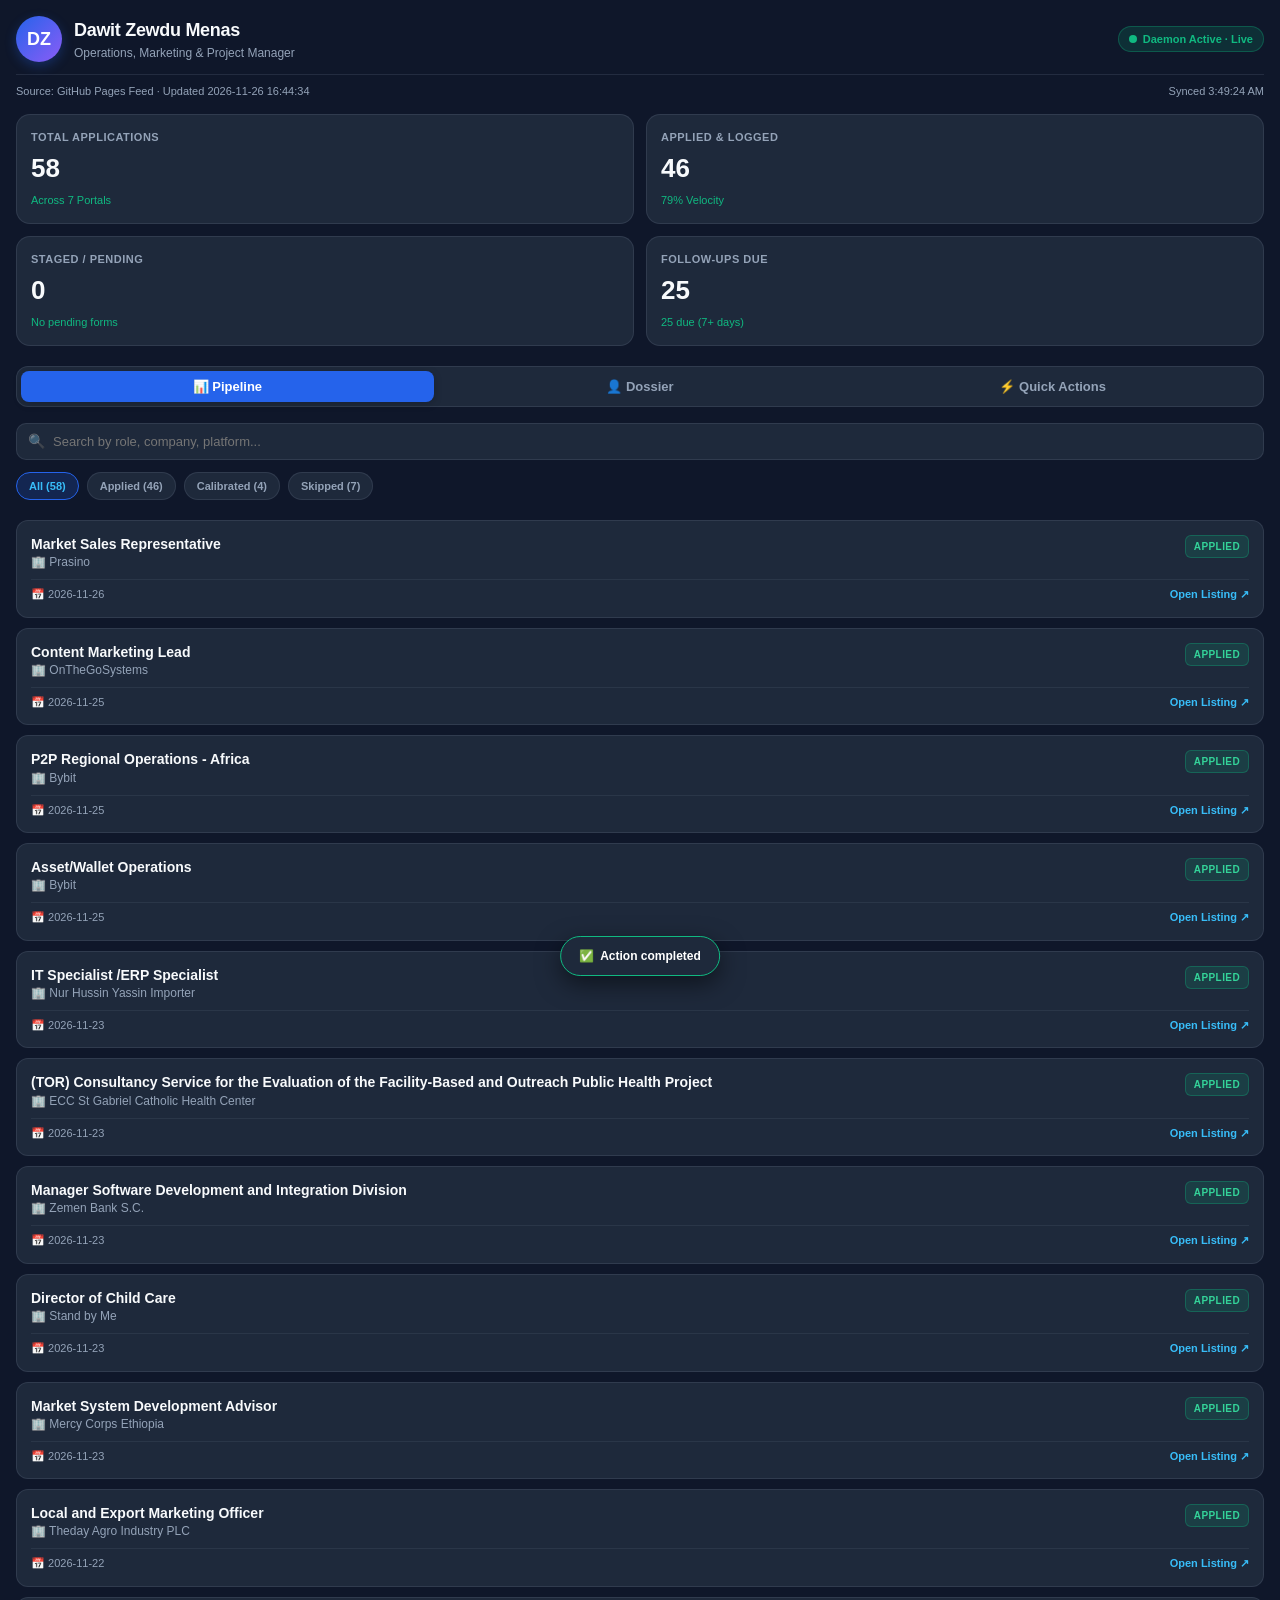
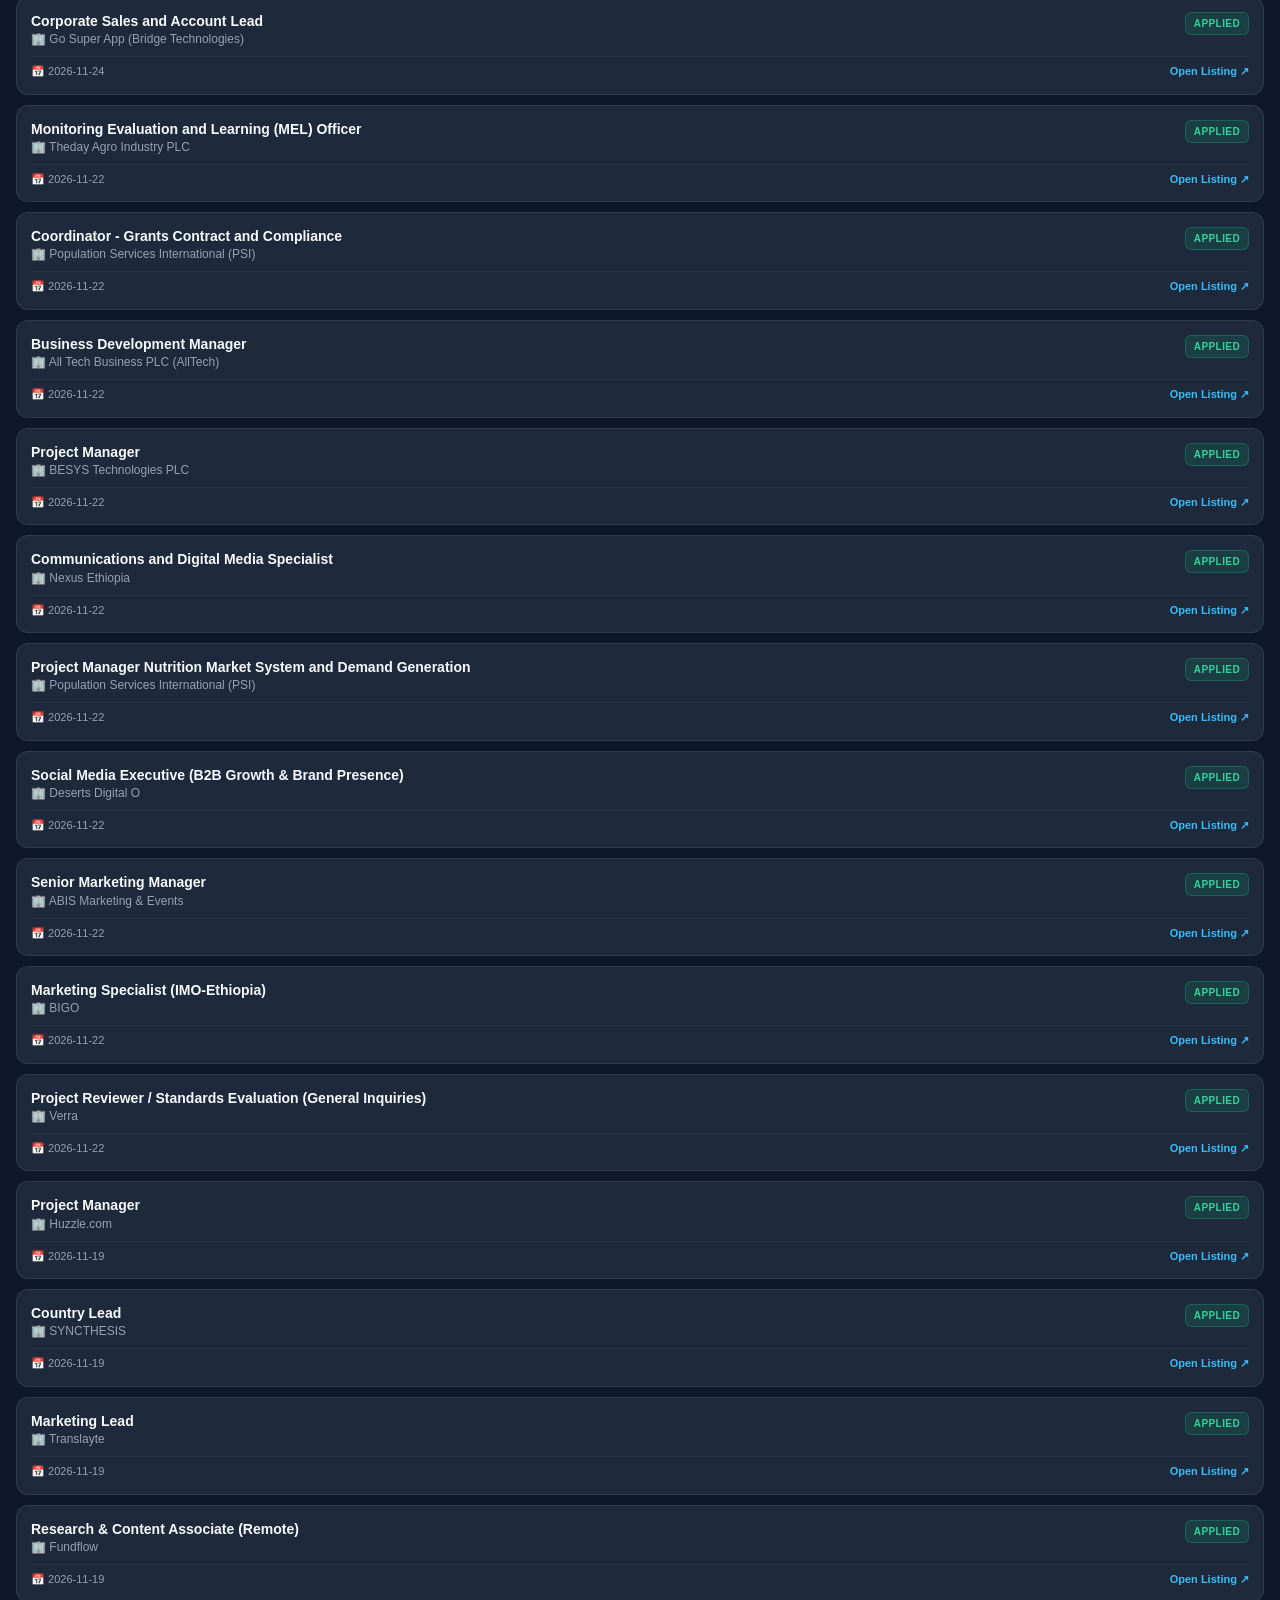
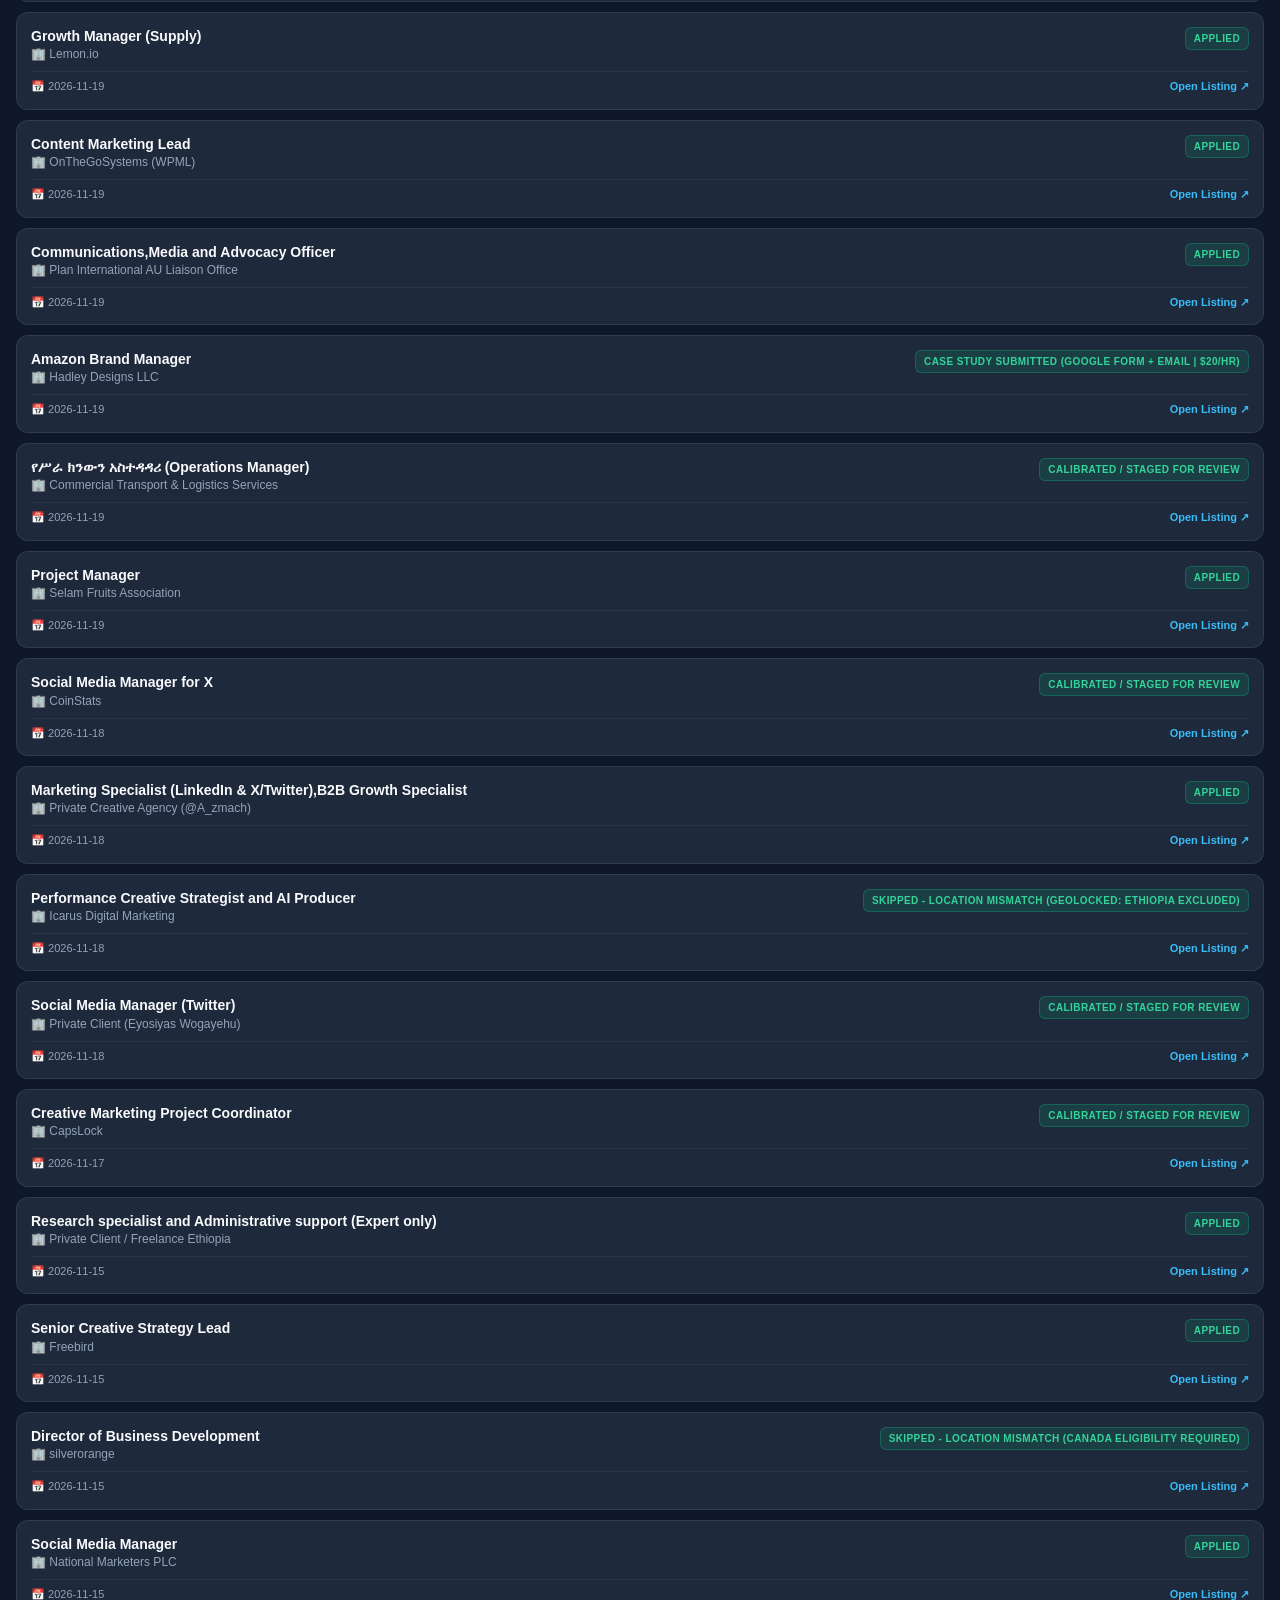
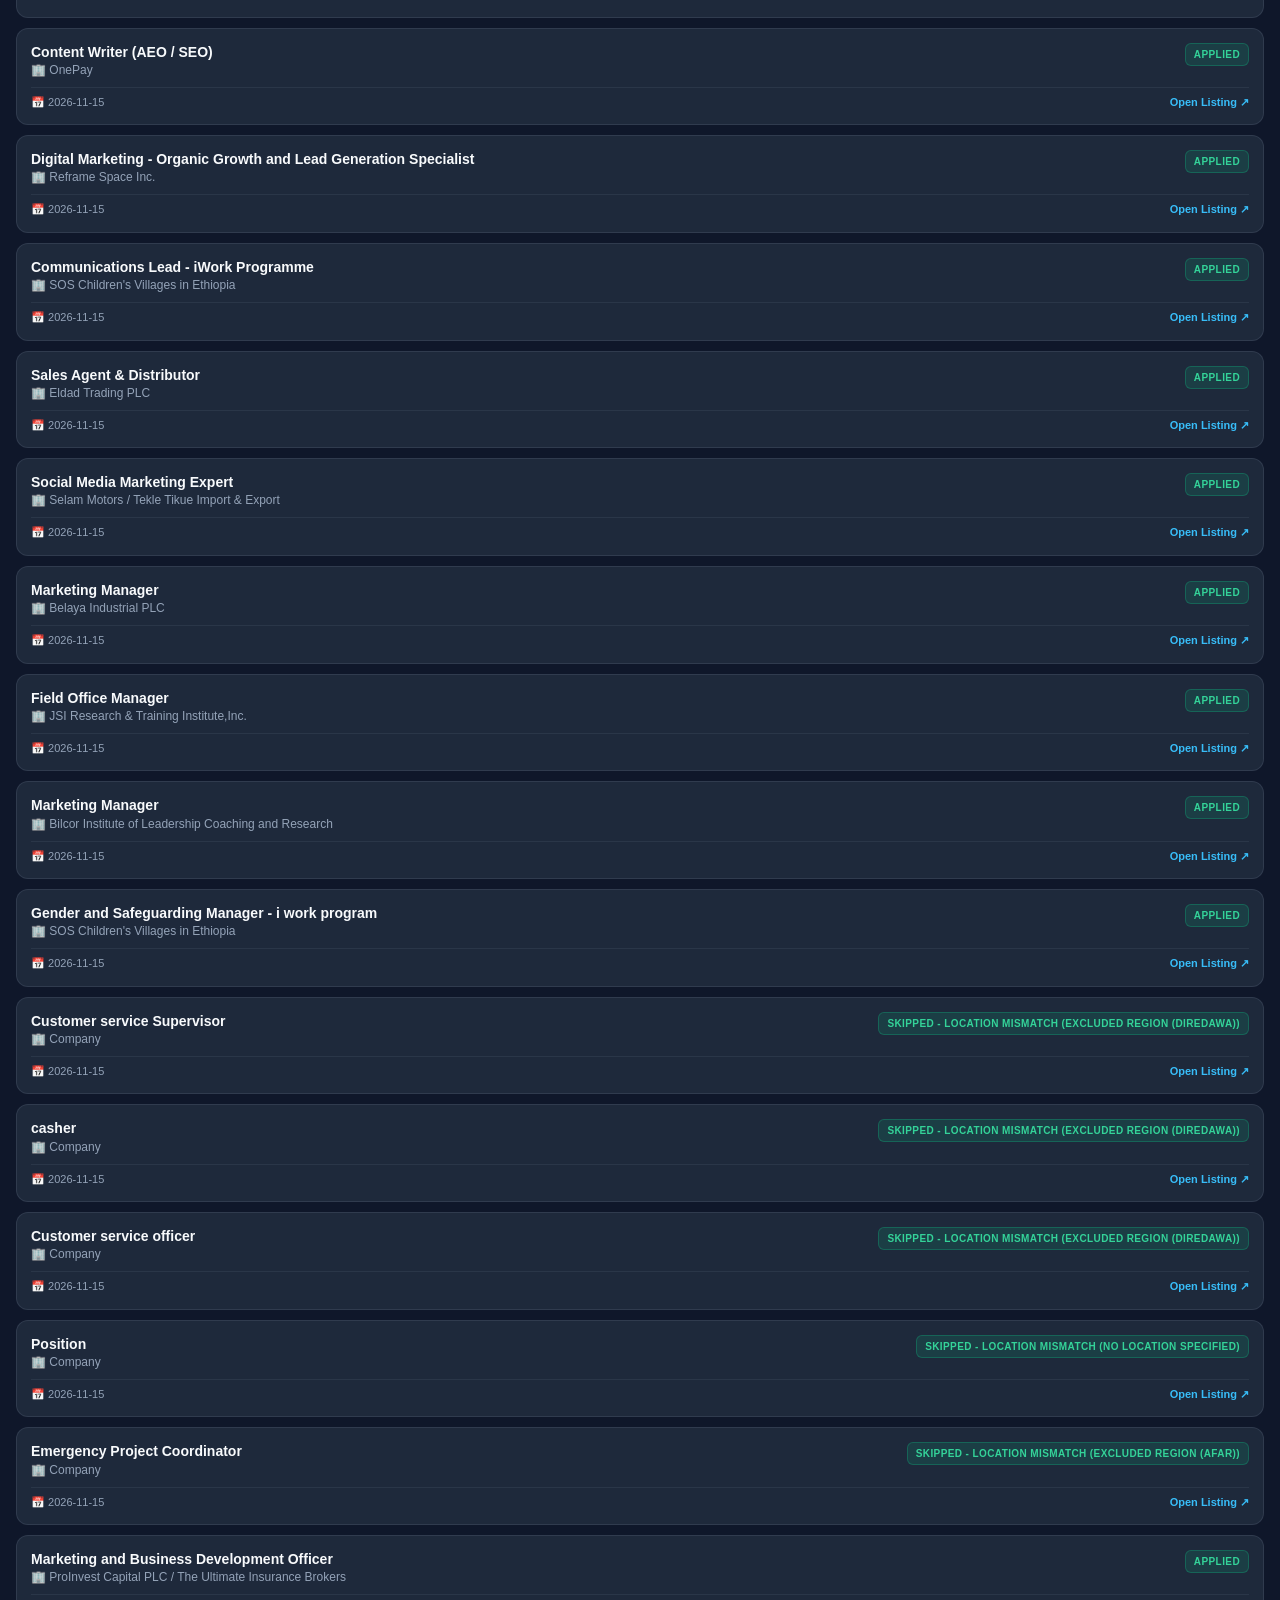
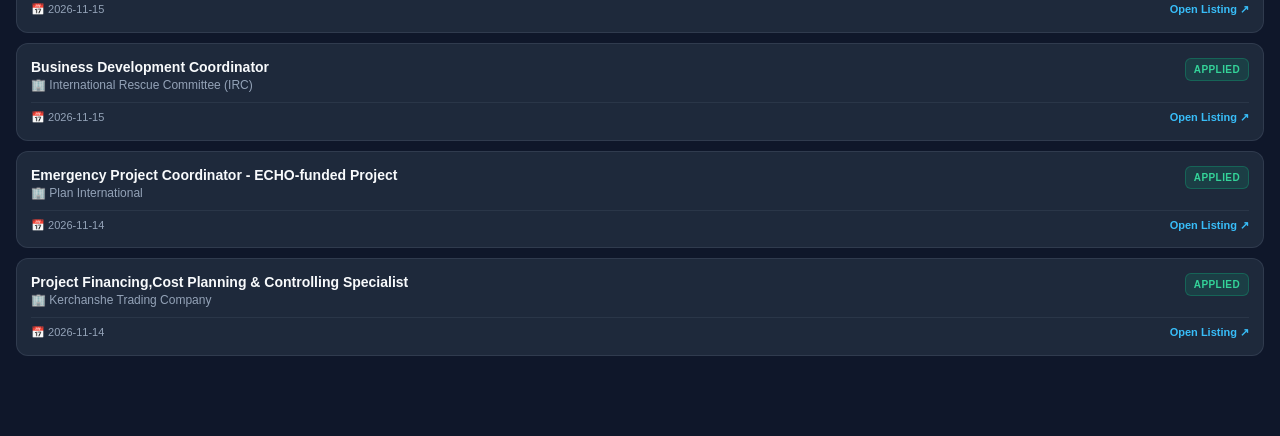
<file: dashboard.html>
<!DOCTYPE html>
<html lang="en">
<head>
  <meta charset="UTF-8">
  <meta name="viewport" content="width=device-width, initial-scale=1.0, maximum-scale=1.0, user-scalable=no">
  <title>Dawit Career Ops Dashboard</title>
  <!-- Telegram Web App SDK -->
  <script src="https://telegram.org/js/telegram-web-app.js"></script>
  <style>
    :root {
      --bg-color: var(--tg-theme-bg-color, #0f172a);
      --sec-bg-color: var(--tg-theme-secondary-bg-color, #1e293b);
      --text-color: var(--tg-theme-text-color, #f8fafc);
      --hint-color: var(--tg-theme-hint-color, #94a3b8);
      --link-color: var(--tg-theme-link-color, #38bdf8);
      --btn-color: var(--tg-theme-button-color, #2563eb);
      --btn-text-color: var(--tg-theme-button-text-color, #ffffff);
      --card-bg: rgba(30, 41, 59, 0.7);
      --card-border: rgba(148, 163, 184, 0.15);
      --accent-green: #10b981;
      --accent-purple: #8b5cf6;
      --accent-amber: #f59e0b;
      --font-family: -apple-system, BlinkMacSystemFont, "Segoe UI", Roboto, Helvetica, Arial, sans-serif;
    }

    * {
      box-sizing: border-box;
      margin: 0;
      padding: 0;
      -webkit-tap-highlight-color: transparent;
    }

    body {
      background-color: var(--bg-color);
      color: var(--text-color);
      font-family: var(--font-family);
      line-height: 1.5;
      padding: 16px 16px 80px 16px;
      min-height: 100vh;
      overflow-x: hidden;
    }

    /* Header Bar */
    .header {
      display: flex;
      align-items: center;
      justify-content: space-between;
      margin-bottom: 20px;
      padding-bottom: 12px;
      border-bottom: 1px solid var(--card-border);
    }
    .candidate-info {
      display: flex;
      align-items: center;
      gap: 12px;
    }
    .avatar {
      width: 46px;
      height: 46px;
      border-radius: 50%;
      background: linear-gradient(135deg, #2563eb, #8b5cf6);
      display: flex;
      align-items: center;
      justify-content: center;
      font-weight: 700;
      font-size: 18px;
      color: white;
      box-shadow: 0 4px 12px rgba(37, 99, 235, 0.3);
    }
    .candidate-text h1 {
      font-size: 18px;
      font-weight: 700;
      letter-spacing: -0.3px;
    }
    .candidate-text p {
      font-size: 12px;
      color: var(--hint-color);
    }
    .pulse-badge {
      display: flex;
      align-items: center;
      gap: 6px;
      background: rgba(16, 185, 129, 0.15);
      border: 1px solid rgba(16, 185, 129, 0.3);
      padding: 4px 10px;
      border-radius: 20px;
      font-size: 11px;
      color: var(--accent-green);
      font-weight: 600;
    }
    .pulse-dot {
      width: 8px;
      height: 8px;
      background-color: var(--accent-green);
      border-radius: 50%;
      animation: pulse 2s infinite;
    }
    @keyframes pulse {
      0% { transform: scale(0.95); opacity: 0.8; }
      50% { transform: scale(1.2); opacity: 1; }
      100% { transform: scale(0.95); opacity: 0.8; }
    }

    /* KPI Grid */
    .kpi-grid {
      display: grid;
      grid-template-columns: repeat(2, 1fr);
      gap: 12px;
      margin-bottom: 20px;
    }
    .kpi-card {
      background: var(--sec-bg-color);
      border: 1px solid var(--card-border);
      border-radius: 14px;
      padding: 14px;
      display: flex;
      flex-direction: column;
      gap: 4px;
      transition: transform 0.15s ease;
    }
    .kpi-card:active {
      transform: scale(0.98);
    }
    .kpi-title {
      font-size: 11px;
      text-transform: uppercase;
      letter-spacing: 0.5px;
      color: var(--hint-color);
      font-weight: 600;
    }
    .kpi-value {
      font-size: 26px;
      font-weight: 800;
      color: var(--text-color);
    }
    .kpi-sub {
      font-size: 11px;
      color: var(--accent-green);
      font-weight: 500;
    }

    /* Tabs & Content */
    .nav-tabs {
      display: flex;
      background: var(--sec-bg-color);
      padding: 4px;
      border-radius: 12px;
      margin-bottom: 16px;
      border: 1px solid var(--card-border);
    }
    .tab-btn {
      flex: 1;
      padding: 8px 12px;
      background: transparent;
      border: none;
      color: var(--hint-color);
      font-size: 13px;
      font-weight: 600;
      border-radius: 8px;
      cursor: pointer;
      transition: all 0.2s ease;
      text-align: center;
    }
    .tab-btn.active {
      background: var(--btn-color);
      color: var(--btn-text-color);
      box-shadow: 0 2px 8px rgba(0, 0, 0, 0.2);
    }

    .tab-content {
      display: none;
    }
    .tab-content.active {
      display: block;
    }

    /* Search & Filter */
    .search-bar {
      margin-bottom: 12px;
      position: relative;
    }
    .search-input {
      width: 100%;
      padding: 10px 14px 10px 36px;
      background: var(--sec-bg-color);
      border: 1px solid var(--card-border);
      border-radius: 10px;
      color: var(--text-color);
      font-size: 13px;
      outline: none;
    }
    .search-input:focus {
      border-color: var(--btn-color);
    }
    .search-icon {
      position: absolute;
      left: 12px;
      top: 50%;
      transform: translateY(-50%);
      font-size: 14px;
      opacity: 0.5;
    }

    .filter-chips {
      display: flex;
      gap: 8px;
      overflow-x: auto;
      padding-bottom: 8px;
      margin-bottom: 12px;
      scrollbar-width: none;
    }
    .filter-chips::-webkit-scrollbar {
      display: none;
    }
    .chip {
      padding: 5px 12px;
      background: var(--sec-bg-color);
      border: 1px solid var(--card-border);
      border-radius: 20px;
      font-size: 11px;
      font-weight: 600;
      color: var(--hint-color);
      cursor: pointer;
      white-space: nowrap;
      transition: all 0.15s;
    }
    .chip.active {
      background: rgba(37, 99, 235, 0.2);
      border-color: var(--btn-color);
      color: var(--link-color);
    }

    /* Application Cards */
    .app-list {
      display: flex;
      flex-direction: column;
      gap: 10px;
    }
    .app-card {
      background: var(--sec-bg-color);
      border: 1px solid var(--card-border);
      border-radius: 12px;
      padding: 14px;
      display: flex;
      flex-direction: column;
      gap: 8px;
      transition: border-color 0.15s;
    }
    .app-header {
      display: flex;
      justify-content: space-between;
      align-items: flex-start;
      gap: 8px;
    }
    .app-title {
      font-size: 14px;
      font-weight: 700;
      color: var(--text-color);
      line-height: 1.3;
    }
    .app-company {
      font-size: 12px;
      color: var(--hint-color);
      display: flex;
      align-items: center;
      gap: 4px;
    }
    .status-badge {
      font-size: 10px;
      font-weight: 700;
      padding: 3px 8px;
      border-radius: 6px;
      text-transform: uppercase;
      letter-spacing: 0.4px;
      flex-shrink: 0;
    }
    .status-applied {
      background: rgba(16, 185, 129, 0.15);
      color: #34d399;
      border: 1px solid rgba(16, 185, 129, 0.3);
    }
    .status-calibrated {
      background: rgba(139, 92, 246, 0.15);
      color: #c084fc;
      border: 1px solid rgba(139, 92, 246, 0.3);
    }
    .status-skipped {
      background: rgba(239, 68, 68, 0.15);
      color: #f87171;
      border: 1px solid rgba(239, 68, 68, 0.3);
    }
    .app-footer {
      display: flex;
      justify-content: space-between;
      align-items: center;
      font-size: 11px;
      color: var(--hint-color);
      padding-top: 6px;
      border-top: 1px solid rgba(148, 163, 184, 0.1);
    }
    .app-link {
      color: var(--link-color);
      text-decoration: none;
      font-weight: 600;
      display: inline-flex;
      align-items: center;
      gap: 4px;
    }

    /* Dossier Tab */
    .dossier-card {
      background: var(--sec-bg-color);
      border: 1px solid var(--card-border);
      border-radius: 14px;
      padding: 16px;
      margin-bottom: 14px;
    }
    .dossier-title {
      font-size: 13px;
      font-weight: 700;
      color: var(--link-color);
      text-transform: uppercase;
      letter-spacing: 0.5px;
      margin-bottom: 12px;
      display: flex;
      align-items: center;
      gap: 6px;
    }
    .dossier-item {
      display: flex;
      justify-content: space-between;
      align-items: center;
      padding: 10px 0;
      border-bottom: 1px solid rgba(148, 163, 184, 0.1);
      font-size: 13px;
    }
    .dossier-item:last-child {
      border-bottom: none;
    }
    .dossier-label {
      color: var(--hint-color);
      font-weight: 500;
    }
    .dossier-value {
      font-weight: 600;
      color: var(--text-color);
      text-align: right;
    }

    /* Quick Action Buttons */
    .action-btn {
      display: block;
      width: 100%;
      padding: 14px;
      border-radius: 12px;
      background: var(--btn-color);
      color: var(--btn-text-color);
      text-decoration: none;
      font-weight: 700;
      font-size: 14px;
      text-align: center;
      border: none;
      cursor: pointer;
      margin-bottom: 10px;
      box-shadow: 0 4px 14px rgba(37, 99, 235, 0.25);
      transition: transform 0.1s ease;
    }
    .action-btn:active {
      transform: scale(0.98);
    }
    .action-btn.secondary {
      background: var(--sec-bg-color);
      color: var(--text-color);
      border: 1px solid var(--card-border);
      box-shadow: none;
    }

    /* Toast Notification */
    .toast {
      position: fixed;
      bottom: 24px;
      left: 50%;
      transform: translateX(-50%) translateY(100px);
      background: #1e293b;
      border: 1px solid var(--accent-green);
      color: #ffffff;
      padding: 10px 18px;
      border-radius: 20px;
      font-size: 12px;
      font-weight: 600;
      box-shadow: 0 8px 24px rgba(0, 0, 0, 0.5);
      transition: transform 0.3s cubic-bezier(0.18, 0.89, 0.32, 1.28);
      z-index: 1000;
      display: flex;
      align-items: center;
      gap: 6px;
    }
    .toast.show {
      transform: translateX(-50%) translateY(0);
    }
  </style>
</head>
<body>

  <!-- Header -->
  <div class="header">
    <div class="candidate-info">
      <div class="avatar">DZ</div>
      <div class="candidate-text">
        <h1 id="cand-name">Dawit Zewdu Menas</h1>
        <p id="cand-title">Operations, Marketing & Project Manager</p>
      </div>
    </div>
    <div class="pulse-badge" id="pulse-badge">
      <div class="pulse-dot"></div>
      <span id="pulse-label">Connecting...</span>
    </div>
  </div>

  <!-- Live Sync Bar -->
  <div style="display:flex; justify-content:space-between; align-items:center; font-size:11px; color:var(--hint-color); margin-top:-12px; margin-bottom:14px;">
    <span id="sync-source">Syncing live pipeline...</span>
    <span id="last-synced">Auto-refresh: 5s</span>
  </div>

  <!-- KPI Grid -->
  <div class="kpi-grid">
    <div class="kpi-card">
      <span class="kpi-title">Total Applications</span>
      <span class="kpi-value" id="stat-total">—</span>
      <span class="kpi-sub" id="stat-platforms">Loading portals...</span>
    </div>
    <div class="kpi-card">
      <span class="kpi-title">Applied & Logged</span>
      <span class="kpi-value" id="stat-applied">—</span>
      <span class="kpi-sub" id="stat-velocity">—</span>
    </div>
    <div class="kpi-card">
      <span class="kpi-title">Staged / Pending</span>
      <span class="kpi-value" id="stat-staged">0</span>
      <span class="kpi-sub" id="stat-staged-sub">Ready for review</span>
    </div>
    <div class="kpi-card">
      <span class="kpi-title">Follow-Ups Due</span>
      <span class="kpi-value" id="stat-followup">—</span>
      <span class="kpi-sub" id="stat-followup-sub">7-day radar</span>
    </div>
  </div>

  <!-- Navigation Tabs -->
  <div class="nav-tabs">
    <button class="tab-btn active" onclick="switchTab('tracker', this)">📊 Pipeline</button>
    <button class="tab-btn" onclick="switchTab('dossier', this)">👤 Dossier</button>
    <button class="tab-btn" onclick="switchTab('actions', this)">⚡ Quick Actions</button>
  </div>

  <!-- TAB 1: TRACKER -->
  <div id="tab-tracker" class="tab-content active">
    <!-- Search Bar -->
    <div class="search-bar">
      <span class="search-icon">🔍</span>
      <input type="text" id="searchInput" class="search-input" placeholder="Search by role, company, platform..." oninput="filterApps()">
    </div>

    <!-- Filter Chips -->
    <div class="filter-chips">
      <div class="chip active" onclick="setChip('all', this)">All (<span id="count-all">0</span>)</div>
      <div class="chip" onclick="setChip('applied', this)">Applied (<span id="count-applied">0</span>)</div>
      <div class="chip" onclick="setChip('calibrated', this)">Calibrated (<span id="count-calibrated">0</span>)</div>
      <div class="chip" onclick="setChip('skipped', this)">Skipped (<span id="count-skipped">0</span>)</div>
    </div>

    <!-- Active Staged Forms Banner -->
    <div id="stagedBanner" style="display:none; margin-bottom:12px;"></div>

    <!-- Applications List -->
    <div class="app-list" id="appList">
      <!-- Injected via JavaScript -->
    </div>
  </div>

  <!-- TAB 2: DOSSIER -->
  <div id="tab-dossier" class="tab-content">
    <div class="dossier-card">
      <div class="dossier-title">🎓 Academic Credentials</div>
      <div class="dossier-item">
        <span class="dossier-label">Master's Degree</span>
        <span class="dossier-value">M.Sc. Candidate (Financial Economics & Investment Management, AAU '26)</span>
      </div>
      <div class="dossier-item">
        <span class="dossier-label">Bachelor's Degree</span>
        <span class="dossier-value">B.Sc. in Information Systems (AAU '21)</span>
      </div>
    </div>

    <div class="dossier-card">
      <div class="dossier-title">📞 Verified Contact Dossier</div>
      <div class="dossier-item">
        <span class="dossier-label">Authorized Phone</span>
        <span class="dossier-value"><a href="tel:+251998892524" style="color:var(--link-color); text-decoration:none;">0998892524</a></span>
      </div>
      <div class="dossier-item">
        <span class="dossier-label">Master Email</span>
        <span class="dossier-value"><a href="mailto:dawitzewdu00@gmail.com" style="color:var(--link-color); text-decoration:none;">dawitzewdu00@gmail.com</a></span>
      </div>
      <div class="dossier-item">
        <span class="dossier-label">Location Gate</span>
        <span class="dossier-value">Addis Ababa / 100% Global Remote</span>
      </div>
    </div>

    <div class="dossier-card">
      <div class="dossier-title">🌐 Digital Footprint</div>
      <div class="dossier-item">
        <span class="dossier-label">Portfolio Site</span>
        <span class="dossier-value"><a href="https://dawitzewdu.github.io/" target="_blank" style="color:var(--link-color); text-decoration:none;">dawitzewdu.github.io ↗</a></span>
      </div>
      <div class="dossier-item">
        <span class="dossier-label">LinkedIn</span>
        <span class="dossier-value"><a href="https://www.linkedin.com/in/dawitzewdu/" target="_blank" style="color:var(--link-color); text-decoration:none;">linkedin.com/in/dawitzewdu ↗</a></span>
      </div>
      <div class="dossier-item">
        <span class="dossier-label">Wellfound</span>
        <span class="dossier-value"><a href="https://wellfound.com/u/dawit-zewdu-1" target="_blank" style="color:var(--link-color); text-decoration:none;">wellfound.com/u/dawit-zewdu-1 ↗</a></span>
      </div>
    </div>
  </div>

  <!-- TAB 3: QUICK ACTIONS -->
  <div id="tab-actions" class="tab-content">
    <a href="https://dawitzewdu.github.io/Dawit_Zewdu_Menas_CV.pdf" target="_blank" class="action-btn" onclick="haptic()">
      📄 Download Master Executive CV (1-Page PDF)
    </a>
    <button class="action-btn secondary" onclick="copyCoverLetter()">
      📋 Copy Calibrated Cover Letter
    </button>
    <button class="action-btn secondary" onclick="syncData()">
      🔄 Reload Pipeline Data
    </button>
    <a href="https://t.me/Hey_Im_dave" target="_blank" class="action-btn secondary">
      💬 Open Direct Telegram Chat
    </a>
  </div>

  <!-- Toast Notification -->
  <div id="toast" class="toast">
    <span>✅</span>
    <span id="toast-text">Action completed</span>
  </div>

  <script>
    // Initialize Telegram WebApp
    const tg = window.Telegram?.WebApp;
    if (tg) {
      tg.ready();
      tg.expand();
      if (tg.setHeaderColor) tg.setHeaderColor('secondary_bg_color');
      if (tg.setBackgroundColor) tg.setBackgroundColor('bg_color');
    }

    function haptic(type = 'light') {
      if (tg?.HapticFeedback) {
        tg.HapticFeedback.impactOccurred(type);
      }
    }

    function showToast(msg) {
      const toast = document.getElementById('toast');
      const text = document.getElementById('toast-text');
      text.innerText = msg;
      toast.classList.add('show');
      haptic('medium');
      setTimeout(() => {
        toast.classList.remove('show');
      }, 2500);
    }

    let allApplications = [];
    let currentChip = 'all';

    function switchTab(tabName, btn) {
      haptic();
      document.querySelectorAll('.tab-btn').forEach(b => b.classList.remove('active'));
      document.querySelectorAll('.tab-content').forEach(c => c.classList.remove('active'));
      btn.classList.add('active');
      document.getElementById('tab-' + tabName).classList.add('active');
    }

    function setChip(filter, el) {
      haptic();
      document.querySelectorAll('.chip').forEach(c => c.classList.remove('active'));
      el.classList.add('active');
      currentChip = filter;
      renderApps();
    }

    function filterApps() {
      renderApps();
    }

    function renderApps() {
      const query = document.getElementById('searchInput').value.toLowerCase().trim();
      const list = document.getElementById('appList');
      list.innerHTML = '';

      const filtered = allApplications.filter(app => {
        const matchesChip = 
          currentChip === 'all' ? true :
          currentChip === 'applied' ? (app.status.toLowerCase() === 'applied') :
          currentChip === 'calibrated' ? (app.status.toLowerCase() === 'calibrated') :
          (app.status.toLowerCase() === 'skipped');

        const matchesQuery = 
          !query || 
          app.title.toLowerCase().includes(query) ||
          app.company.toLowerCase().includes(query) ||
          (app.url && app.url.toLowerCase().includes(query));

        return matchesChip && matchesQuery;
      });

      if (filtered.length === 0) {
        list.innerHTML = '<div style="text-align:center; padding: 30px; color: var(--hint-color); font-size: 13px;">No applications matching this filter.</div>';
        return;
      }

      filtered.forEach(app => {
        const card = document.createElement('div');
        card.className = 'app-card';

        let badgeClass = 'status-applied';
        if (app.status.toLowerCase() === 'calibrated') badgeClass = 'status-calibrated';
        if (app.status.toLowerCase() === 'skipped') badgeClass = 'status-skipped';

        card.innerHTML = `
          <div class="app-header">
            <div>
              <div class="app-title">${escapeHtml(app.title)}</div>
              <div class="app-company">🏢 ${escapeHtml(app.company)}</div>
            </div>
            <span class="status-badge ${badgeClass}">${escapeHtml(app.status)}</span>
          </div>
          <div class="app-footer">
            <span>📅 ${escapeHtml(app.date || 'Recent')}</span>
            ${app.url ? `<a href="${app.url}" target="_blank" class="app-link" onclick="haptic()">Open Listing ↗</a>` : ''}
          </div>
        `;
        list.appendChild(card);
      });
    }

    function escapeHtml(str) {
      if (!str) return '';
      return String(str).replace(/&/g, '&amp;').replace(/</g, '&lt;').replace(/>/g, '&gt;').replace(/"/g, '&quot;');
    }

    function copyCoverLetter() {
      const letter = `I am writing to express my strong interest in joining your team.\n\n• 7+ years directing cross-functional operations, supermarket FMCG distribution, and agile teams across Addis Ababa.\n• Built structured wholesale distributor pipelines accelerating repeat reorder velocity by +40% MoM.\n\nPortfolio: https://dawitzewdu.github.io/\nDawit Zewdu Menas | dawitzewdu00@gmail.com | 0998892524 | @Hey_Im_dave`;
      navigator.clipboard.writeText(letter).then(() => {
        showToast("Cover Letter copied to clipboard!");
      });
    }

    function renderStaged(stagedList) {
      const banner = document.getElementById('stagedBanner');
      if (!stagedList || stagedList.length === 0) {
        banner.style.display = 'none';
        banner.innerHTML = '';
        return;
      }
      banner.style.display = 'block';
      banner.innerHTML = stagedList.map(s => `
        <div class="app-card" style="border-color: rgba(245, 158, 11, 0.5); background: rgba(245, 158, 11, 0.08); margin-bottom:8px;">
          <div class="app-header">
            <div>
              <div class="app-title">📝 ${escapeHtml(s.title)}</div>
              <div class="app-company">🏢 ${escapeHtml(s.company)} · ${escapeHtml(s.platform)}</div>
            </div>
            <span class="status-badge" style="background:rgba(245,158,11,0.2); color:#fbbf24; border:1px solid rgba(245,158,11,0.4);">STAGED IN BOT</span>
          </div>
          <div class="app-footer">
            <span>Waiting verification on Telegram</span>
            ${s.url ? `<a href="${escapeHtml(s.url)}" target="_blank" class="app-link">Open Portal ↗</a>` : ''}
          </div>
        </div>
      `).join('');
    }

    async function fetchSource(url, timeoutMs = 4500) {
      const ctrl = new AbortController();
      const timer = setTimeout(() => ctrl.abort(), timeoutMs);
      try {
        const resp = await fetch(url + (url.includes('?') ? '&' : '?') + 'v=' + Date.now(), {
          signal: ctrl.signal,
          cache: 'no-store'
        });
        if (!resp.ok) return null;
        const data = await resp.json();
        if (data && Array.isArray(data.applications)) {
          return { data, url };
        }
      } catch (e) {
        return null;
      } finally {
        clearTimeout(timer);
      }
      return null;
    }

    function applyPipelineData(data, sourceLabel) {
      if (data.candidate) {
        document.getElementById('cand-name').innerText = data.candidate.name;
        document.getElementById('cand-title').innerText = data.candidate.title;
      }

      const apps = data.applications || [];
      const stats = data.stats || {};
      const total = stats.total ?? apps.length;
      const applied = stats.applied ?? apps.filter(a => (a.status || '').toLowerCase() === 'applied').length;
      const calibrated = stats.calibrated ?? apps.filter(a => (a.status || '').toLowerCase().includes('calibrated')).length;
      const skipped = stats.skipped ?? apps.filter(a => (a.status || '').toLowerCase().includes('skipped')).length;
      const followups = stats.followups_due ?? 0;
      const velocity = stats.velocity_pct ?? (total ? Math.round((applied / total) * 100) : 0);
      const stagedCount = stats.staged_count ?? (data.staged ? data.staged.length : 0);
      const platformsCount = stats.platforms_count ?? (data.platforms ? data.platforms.length : 5);

      document.getElementById('stat-total').innerText = total;
      document.getElementById('stat-platforms').innerText = `Across ${platformsCount} Portals`;
      document.getElementById('stat-applied').innerText = applied;
      document.getElementById('stat-velocity').innerText = `${velocity}% Velocity`;
      document.getElementById('stat-staged').innerText = stagedCount;
      document.getElementById('stat-staged-sub').innerText = stagedCount > 0 ? 'Awaiting Telegram tap' : 'No pending forms';
      document.getElementById('stat-followup').innerText = followups;
      document.getElementById('stat-followup-sub').innerText = followups > 0 ? `${followups} due (7+ days)` : 'Radar Clean';

      document.getElementById('count-all').innerText = total;
      document.getElementById('count-applied').innerText = applied;
      document.getElementById('count-calibrated').innerText = calibrated;
      document.getElementById('count-skipped').innerText = skipped;

      const daemonLive = Boolean(data.bot_status?.daemon_active);
      document.getElementById('pulse-label').innerText = daemonLive ? 'Daemon Active · Live' : 'Cloud Live';
      document.getElementById('sync-source').innerText = `Source: ${sourceLabel} · Updated ${data.updated_at || 'just now'}`;
      document.getElementById('last-synced').innerText = `Synced ${new Date().toLocaleTimeString()}`;

      renderStaged(data.staged || []);
      allApplications = apps;
      renderApps();
    }

    async function loadData(isManual = false) {
      const host = window.location.hostname;
      const candidates = [];

      if (host === 'localhost' || host === '127.0.0.1') {
        candidates.push({ url: '/api/pipeline', label: 'Local Bot Daemon' });
      } else if (host.includes('vercel.app')) {
        candidates.push({ url: '/api/pipeline', label: 'Vercel Live API' });
      } else {
        candidates.push({ url: 'pipeline_data.json', label: 'GitHub Pages Feed' });
        candidates.push({ url: 'https://career-ops-navy-seven.vercel.app/api/pipeline', label: 'Vercel Live API' });
        candidates.push({ url: 'http://127.0.0.1:10000/api/pipeline', label: 'Local Bot Daemon' });
      }

      const settled = await Promise.all(
        candidates.map(async c => {
          const res = await fetchSource(c.url);
          return res ? { data: res.data, label: c.label } : null;
        })
      );

      const valid = settled.filter(Boolean);
      if (valid.length > 0) {
        // Prefer live daemon if active, otherwise pick highest row count / newest timestamp
        valid.sort((a, b) => {
          const aDaemon = a.data.bot_status?.daemon_active ? 1 : 0;
          const bDaemon = b.data.bot_status?.daemon_active ? 1 : 0;
          if (aDaemon !== bDaemon) return bDaemon - aDaemon;
          const aCount = a.data.applications?.length || 0;
          const bCount = b.data.applications?.length || 0;
          if (aCount !== bCount) return bCount - aCount;
          return String(b.data.updated_at || '').localeCompare(String(a.data.updated_at || ''));
        });
        applyPipelineData(valid[0].data, valid[0].label);
        if (isManual) showToast("Pipeline synchronized with live data!");
      } else {
        document.getElementById('pulse-label').innerText = 'Offline';
        document.getElementById('sync-source').innerText = 'Could not reach live endpoint';
      }
    }

    function syncData() {
      loadData(true);
    }

    // Initial Load + Real-Time 5s Polling while visible
    loadData();
    setInterval(() => {
      if (document.visibilityState === 'visible') {
        loadData();
      }
    }, 5000);
    document.addEventListener('visibilitychange', () => {
      if (document.visibilityState === 'visible') {
        loadData();
      }
    });
  </script>
</body>
</html>
</file>
<file: styles.css>
/* -------------------------------------------------------------
   DAWIT ZEWDU MENAS — PROFESSIONAL PORTFOLIO & RESUME
   Design System: Glassmorphism, Swiss Clean Typography, Fluid Motion
---------------------------------------------------------------- */

@import url('https://fonts.googleapis.com/css2?family=Plus+Jakarta+Sans:wght@300;400;500;600;700;800&family=JetBrains+Mono:wght@400;500;600&display=swap');

:root {
  /* Dark Mode Palette (Default) */
  --bg-primary: #090d16;
  --bg-secondary: #0f172a;
  --bg-card: rgba(15, 23, 42, 0.75);
  --bg-card-hover: rgba(30, 41, 59, 0.85);
  --border-subtle: rgba(255, 255, 255, 0.08);
  --border-focus: rgba(56, 189, 248, 0.4);
  
  --text-primary: #f8fafc;
  --text-secondary: #94a3b8;
  --text-muted: #64748b;
  
  --accent-cyan: #38bdf8;
  --accent-blue: #2563eb;
  --accent-sky: #0ea5e9;
  --accent-royal: #1d4ed8;
  --accent-emerald: #10b981;
  --accent-amber: #f59e0b;
  
  --gradient-brand: linear-gradient(135deg, #38bdf8 0%, #2563eb 100%);
  --gradient-text: linear-gradient(135deg, #38bdf8 0%, #60a5fa 45%, #2563eb 100%);
  --gradient-surface: linear-gradient(180deg, rgba(30, 41, 59, 0.5) 0%, rgba(15, 23, 42, 0.7) 100%);
  --gradient-glow: radial-gradient(circle at 50% 50%, rgba(56, 189, 248, 0.15) 0%, transparent 70%);

  --shadow-sm: 0 2px 8px rgba(0, 0, 0, 0.3);
  --shadow-md: 0 8px 30px rgba(0, 0, 0, 0.4);
  --shadow-lg: 0 20px 50px rgba(0, 0, 0, 0.6);
  --shadow-glow: 0 0 40px rgba(56, 189, 248, 0.25);

  --font-sans: 'Plus Jakarta Sans', -apple-system, BlinkMacSystemFont, 'Segoe UI', Roboto, sans-serif;
  --font-mono: 'JetBrains Mono', monospace;
  
  --radius-sm: 8px;
  --radius-md: 14px;
  --radius-lg: 20px;
  --radius-full: 9999px;

  --transition-fast: 0.2s cubic-bezier(0.16, 1, 0.3, 1);
  --transition-normal: 0.35s cubic-bezier(0.16, 1, 0.3, 1);
  --transition-slow: 0.6s cubic-bezier(0.16, 1, 0.3, 1);
}

/* Light Mode Overrides */
[data-theme="light"] {
  --bg-primary: #f8fafc;
  --bg-secondary: #f1f5f9;
  --bg-card: rgba(255, 255, 255, 0.85);
  --bg-card-hover: rgba(255, 255, 255, 0.98);
  --border-subtle: rgba(0, 0, 0, 0.08);
  --border-focus: rgba(37, 99, 235, 0.4);
  
  --text-primary: #0f172a;
  --text-secondary: #475569;
  --text-muted: #64748b;
  
  --gradient-brand: linear-gradient(135deg, #0284c7 0%, #1d4ed8 100%);
  --gradient-text: linear-gradient(135deg, #0284c7 0%, #1d4ed8 100%);

  --shadow-sm: 0 2px 8px rgba(0, 0, 0, 0.05);
  --shadow-md: 0 8px 30px rgba(0, 0, 0, 0.08);
  --shadow-lg: 0 20px 40px rgba(0, 0, 0, 0.12);
  --shadow-glow: 0 0 35px rgba(59, 130, 246, 0.2);
}

/* Base Reset */
*, *::before, *::after {
  margin: 0;
  padding: 0;
  box-sizing: border-box;
}

html {
  scroll-behavior: smooth;
  font-size: 16px;
  -webkit-font-smoothing: antialiased;
}

body {
  font-family: var(--font-sans);
  background-color: var(--bg-primary);
  color: var(--text-primary);
  line-height: 1.6;
  overflow-x: hidden;
  transition: background-color var(--transition-normal), color var(--transition-normal);
}

/* Ambient Background Canvas Elements */
.ambient-glow {
  position: fixed;
  top: 0;
  left: 0;
  width: 100vw;
  height: 100vh;
  pointer-events: none;
  z-index: 0;
  overflow: hidden;
}

.glow-orb {
  position: absolute;
  border-radius: 50%;
  filter: blur(100px);
  opacity: 0.35;
  transition: transform var(--transition-slow);
}

.orb-1 {
  width: 500px;
  height: 500px;
  background: radial-gradient(circle, #0284c7, #1e3a8a);
  top: -150px;
  left: -100px;
  animation: floatOrb 18s ease-in-out infinite alternate;
}

.orb-2 {
  width: 450px;
  height: 450px;
  background: radial-gradient(circle, #0d9488, #1d4ed8);
  bottom: 10%;
  right: -100px;
  animation: floatOrb 22s ease-in-out infinite alternate-reverse;
}

.orb-3 {
  width: 350px;
  height: 350px;
  background: radial-gradient(circle, #10b981, #0284c7);
  top: 45%;
  left: 50%;
  transform: translate(-50%, -50%);
  animation: floatOrb 26s ease-in-out infinite alternate;
  opacity: 0.18;
}

@keyframes floatOrb {
  0% { transform: translate(0, 0) scale(1); }
  50% { transform: translate(60px, 40px) scale(1.1); }
  100% { transform: translate(-40px, 80px) scale(0.95); }
}

/* Layout Container */
.container {
  width: 100%;
  max-width: 1240px;
  margin: 0 auto;
  padding: 0 1.5rem;
  position: relative;
  z-index: 1;
}

/* -------------------------------------------------------------
   NAVIGATION HEADER
---------------------------------------------------------------- */
.site-header {
  position: fixed;
  top: 0;
  left: 0;
  width: 100%;
  z-index: 100;
  padding: 1rem 0;
  transition: all var(--transition-normal);
}

.site-header.scrolled {
  padding: 0.65rem 0;
  background: rgba(9, 13, 22, 0.85);
  backdrop-filter: blur(16px);
  -webkit-backdrop-filter: blur(16px);
  border-bottom: 1px solid var(--border-subtle);
  box-shadow: var(--shadow-sm);
}

[data-theme="light"] .site-header.scrolled {
  background: rgba(248, 250, 252, 0.88);
}

.nav-wrapper {
  display: flex;
  align-items: center;
  justify-content: space-between;
}

.brand-logo {
  display: flex;
  align-items: center;
  gap: 0.75rem;
  text-decoration: none;
  color: var(--text-primary);
  font-weight: 800;
  font-size: 1.25rem;
  letter-spacing: -0.02em;
}

.logo-badge {
  width: 38px;
  height: 38px;
  background: linear-gradient(145deg, #0f172a 0%, #1e293b 100%);
  border: 1.5px solid rgba(56, 189, 248, 0.4);
  border-radius: 10px;
  display: flex;
  align-items: center;
  justify-content: center;
  color: #38bdf8;
  font-weight: 800;
  font-size: 0.95rem;
  letter-spacing: -0.02em;
  box-shadow: 0 4px 14px rgba(0, 0, 0, 0.4), inset 0 1px 0 rgba(255, 255, 255, 0.12);
  transition: all var(--transition-fast);
  flex-shrink: 0;
}

.brand-logo:hover .logo-badge {
  border-color: #38bdf8;
  box-shadow: 0 0 16px rgba(56, 189, 248, 0.4), inset 0 1px 0 rgba(255, 255, 255, 0.2);
  transform: translateY(-1px);
}

[data-theme="light"] .logo-badge {
  background: linear-gradient(145deg, #ffffff 0%, #f1f5f9 100%);
  border: 1.5px solid rgba(37, 99, 235, 0.35);
  color: #2563eb;
  box-shadow: 0 2px 8px rgba(37, 99, 235, 0.12);
}

/* Base Desktop Navigation Setup */
.drawer-header-mobile,
.drawer-footer-mobile,
.nav-num,
.nav-arrow {
  display: none;
}

.nav-menu {
  display: flex;
  align-items: center;
}

.nav-links-list {
  display: flex;
  align-items: center;
  gap: 1.75rem;
  list-style: none;
}

.nav-link {
  text-decoration: none;
  color: var(--text-secondary);
  font-size: 0.92rem;
  font-weight: 500;
  transition: color var(--transition-fast);
  position: relative;
  padding: 0.25rem 0;
  display: inline-block;
}

.nav-link:hover, .nav-link.active {
  color: var(--accent-cyan);
}

.nav-link::after {
  content: '';
  position: absolute;
  bottom: -4px;
  left: 0;
  width: 0;
  height: 2px;
  background: var(--accent-cyan);
  transition: width var(--transition-fast);
  border-radius: var(--radius-full);
}

.nav-link:hover::after, .nav-link.active::after {
  width: 100%;
}

.nav-actions {
  display: flex;
  align-items: center;
  gap: 1rem;
}

.theme-toggle-btn {
  background: var(--bg-card);
  border: 1px solid var(--border-subtle);
  color: var(--text-secondary);
  width: 40px;
  height: 40px;
  border-radius: var(--radius-full);
  display: flex;
  align-items: center;
  justify-content: center;
  cursor: pointer;
  transition: all var(--transition-fast);
}

.theme-toggle-btn:hover {
  color: var(--accent-cyan);
  border-color: var(--border-focus);
  transform: scale(1.05);
}

.btn-header {
  display: inline-flex;
  align-items: center;
  gap: 0.5rem;
  padding: 0.55rem 1.25rem;
  font-size: 0.88rem;
  font-weight: 600;
  border-radius: var(--radius-full);
  text-decoration: none;
  background: linear-gradient(135deg, #0284c7 0%, #2563eb 100%);
  color: #fff;
  box-shadow: 0 4px 16px rgba(37, 99, 235, 0.35);
  transition: all var(--transition-fast);
}

.btn-header:hover {
  transform: translateY(-2px);
  box-shadow: 0 6px 22px rgba(56, 189, 248, 0.45);
}

.mobile-toggle {
  display: none;
  width: 42px;
  height: 42px;
  background: rgba(15, 23, 42, 0.8);
  border: 1px solid var(--border-subtle);
  border-radius: 10px;
  cursor: pointer;
  align-items: center;
  justify-content: center;
  padding: 0;
  transition: all var(--transition-fast);
  position: relative;
  flex-shrink: 0;
}

[data-theme="light"] .mobile-toggle {
  background: rgba(241, 245, 249, 0.9);
}

.mobile-toggle:hover {
  border-color: var(--accent-cyan);
  background: rgba(56, 189, 248, 0.08);
}

.hamburger-box {
  width: 20px;
  height: 14px;
  position: relative;
  display: flex;
  flex-direction: column;
  justify-content: space-between;
  align-items: center;
  pointer-events: none;
}

.hamburger-line {
  width: 100%;
  height: 2px;
  background: var(--text-primary);
  border-radius: 2px;
  transition: transform 0.25s cubic-bezier(0.16, 1, 0.3, 1), background-color 0.2s ease;
  transform-origin: center;
}

.mobile-toggle.active .hamburger-line.top {
  transform: translateY(6px) rotate(45deg);
  background: var(--accent-cyan);
}

.mobile-toggle.active .hamburger-line.bottom {
  transform: translateY(-6px) rotate(-45deg);
  background: var(--accent-cyan);
}

/* -------------------------------------------------------------
   HERO SECTION
---------------------------------------------------------------- */
.hero-section {
  padding: 8.5rem 0 5rem;
  position: relative;
  overflow: hidden;
}

.hero-grid {
  display: grid;
  grid-template-columns: 1.25fr 0.95fr;
  gap: 3.5rem;
  align-items: center;
}

.hero-content {
  min-width: 0;
  max-width: 100%;
}

.hero-pill-badge {
  display: inline-flex;
  align-items: center;
  gap: 0.6rem;
  padding: 0.45rem 1.1rem;
  background: rgba(56, 189, 248, 0.1);
  border: 1px solid rgba(56, 189, 248, 0.25);
  border-radius: var(--radius-full);
  font-size: 0.82rem;
  font-weight: 600;
  color: var(--accent-cyan);
  margin-bottom: 1.5rem;
}

.status-dot {
  width: 8px;
  height: 8px;
  border-radius: 50%;
  background-color: var(--accent-emerald);
  box-shadow: 0 0 10px var(--accent-emerald);
  animation: pulseDot 2s infinite;
}

@keyframes pulseDot {
  0%, 100% { opacity: 1; transform: scale(1); }
  50% { opacity: 0.5; transform: scale(1.3); }
}

.hero-title {
  font-size: clamp(2.4rem, 4.8vw, 3.8rem);
  font-weight: 800;
  line-height: 1.12;
  letter-spacing: -0.03em;
  margin-bottom: 1.25rem;
}

.gradient-text {
  background: var(--gradient-text);
  -webkit-background-clip: text;
  -webkit-text-fill-color: transparent;
}

.hero-tagline {
  font-size: 1.25rem;
  font-weight: 600;
  color: var(--accent-cyan);
  margin-bottom: 1.25rem;
  display: flex;
  align-items: center;
  gap: 0.5rem;
}

.hero-description {
  font-size: 1.05rem;
  color: var(--text-secondary);
  line-height: 1.7;
  margin-bottom: 2rem;
  max-width: 580px;
}

.hero-stats-row {
  display: grid;
  grid-template-columns: repeat(3, 1fr);
  gap: 1.25rem;
  margin-bottom: 2.25rem;
}

.stat-item {
  background: var(--bg-card);
  border: 1px solid var(--border-subtle);
  border-radius: var(--radius-md);
  padding: 1rem 1.15rem;
  transition: all var(--transition-fast);
}

.stat-item:hover {
  border-color: var(--border-focus);
  transform: translateY(-3px);
  box-shadow: var(--shadow-sm);
}

.stat-number {
  font-size: 1.75rem;
  font-weight: 800;
  color: var(--text-primary);
  line-height: 1.2;
}

.stat-number span {
  color: var(--accent-cyan);
}

.stat-label {
  font-size: 0.8rem;
  color: var(--text-muted);
  font-weight: 500;
  margin-top: 0.2rem;
}

.hero-cta-group {
  display: flex;
  align-items: center;
  gap: 1rem;
  flex-wrap: wrap;
  margin-bottom: 2rem;
}

.btn-primary {
  display: inline-flex;
  align-items: center;
  gap: 0.65rem;
  padding: 0.85rem 1.85rem;
  background: linear-gradient(135deg, #0284c7 0%, #2563eb 100%);
  color: #fff;
  font-weight: 600;
  font-size: 0.95rem;
  border-radius: var(--radius-full);
  text-decoration: none;
  box-shadow: 0 4px 18px rgba(37, 99, 235, 0.35);
  transition: all var(--transition-fast);
  border: none;
  cursor: pointer;
}

.btn-primary:hover {
  transform: translateY(-2px);
  background: linear-gradient(135deg, #38bdf8 0%, #1d4ed8 100%);
  box-shadow: 0 8px 30px rgba(56, 189, 248, 0.45);
}

.btn-secondary {
  display: inline-flex;
  align-items: center;
  gap: 0.65rem;
  padding: 0.85rem 1.85rem;
  background: var(--bg-card);
  color: var(--text-primary);
  font-weight: 600;
  font-size: 0.95rem;
  border-radius: var(--radius-full);
  text-decoration: none;
  border: 1px solid var(--border-subtle);
  transition: all var(--transition-fast);
}

.btn-secondary:hover {
  border-color: var(--accent-cyan);
  background: var(--bg-card-hover);
  transform: translateY(-2px);
}

.hero-social-strip {
  display: flex;
  align-items: center;
  flex-wrap: wrap;
  gap: 1.25rem;
  color: var(--text-muted);
  font-size: 0.88rem;
}

.social-pill-link {
  color: var(--text-secondary);
  text-decoration: none;
  display: inline-flex;
  align-items: center;
  gap: 0.4rem;
  transition: color var(--transition-fast);
}

.social-pill-link:hover {
  color: var(--accent-cyan);
}

/* Hero Visual / Avatar Card */
.hero-visual-card {
  position: relative;
  display: flex;
  justify-content: center;
  align-items: center;
}

.avatar-wrapper {
  position: relative;
  width: 380px;
  height: 440px;
  border-radius: 28px;
  overflow: hidden;
  box-shadow: 0 24px 60px rgba(0, 0, 0, 0.65), 0 0 35px rgba(56, 189, 248, 0.2);
  border: 2px solid rgba(56, 189, 248, 0.4);
  background: var(--bg-secondary);
}

.avatar-wrapper img {
  width: 100%;
  height: 100%;
  object-fit: cover;
  object-position: center 20%;
  transition: transform var(--transition-slow);
}

.avatar-wrapper:hover img {
  transform: scale(1.03);
}

.avatar-gradient-overlay {
  position: absolute;
  inset: 0;
  background: linear-gradient(180deg, transparent 60%, rgba(9, 13, 22, 0.9) 100%);
  pointer-events: none;
}

/* Floating Glass Badges */
.floating-badge {
  position: absolute;
  background: var(--bg-card);
  backdrop-filter: blur(14px);
  -webkit-backdrop-filter: blur(14px);
  border: 1px solid var(--border-subtle);
  border-radius: var(--radius-md);
  padding: 0.75rem 1rem;
  display: flex;
  align-items: center;
  gap: 0.75rem;
  box-shadow: var(--shadow-md);
  animation: floatBadge 6s ease-in-out infinite alternate;
}

.badge-top-right {
  top: 25px;
  right: -25px;
}

.badge-bottom-left {
  bottom: 25px;
  left: -25px;
  animation-delay: -3s;
}

.badge-icon {
  width: 36px;
  height: 36px;
  border-radius: var(--radius-sm);
  background: rgba(56, 189, 248, 0.15);
  color: var(--accent-cyan);
  display: flex;
  align-items: center;
  justify-content: center;
  font-size: 1.1rem;
}

.badge-icon.emerald {
  background: rgba(16, 185, 129, 0.15);
  color: var(--accent-emerald);
}

.badge-text-title {
  font-size: 0.88rem;
  font-weight: 700;
  color: var(--text-primary);
}

.badge-text-sub {
  font-size: 0.75rem;
  color: var(--text-muted);
}

@keyframes floatBadge {
  0% { transform: translateY(0); }
  100% { transform: translateY(-12px); }
}

/* -------------------------------------------------------------
   SECTION HEADERS
---------------------------------------------------------------- */
.section-padding {
  padding: 5.5rem 0;
}

.section-header {
  text-align: center;
  max-width: 680px;
  margin: 0 auto 3.5rem;
}

.section-kicker {
  font-size: 0.82rem;
  font-weight: 700;
  text-transform: uppercase;
  letter-spacing: 0.1em;
  color: var(--accent-cyan);
  margin-bottom: 0.6rem;
}

.section-title {
  font-size: clamp(1.85rem, 3.2vw, 2.6rem);
  font-weight: 800;
  letter-spacing: -0.025em;
  line-height: 1.2;
  margin-bottom: 1rem;
}

.section-subtitle {
  color: var(--text-secondary);
  font-size: 1rem;
  line-height: 1.6;
}

/* -------------------------------------------------------------
   CORE EXPERTISE PILLARS (3 CARDS)
---------------------------------------------------------------- */
.pillars-grid {
  display: grid;
  grid-template-columns: repeat(3, 1fr);
  gap: 1.75rem;
}

.pillar-card {
  background: var(--bg-card);
  backdrop-filter: blur(12px);
  -webkit-backdrop-filter: blur(12px);
  border: 1px solid var(--border-subtle);
  border-radius: var(--radius-lg);
  padding: 2.25rem 1.75rem;
  transition: all var(--transition-normal);
  position: relative;
  overflow: hidden;
}

.pillar-card::before {
  content: '';
  position: absolute;
  top: 0;
  left: 0;
  right: 0;
  height: 3px;
  background: var(--gradient-brand);
  opacity: 0;
  transition: opacity var(--transition-fast);
}

.pillar-card:hover {
  transform: translateY(-6px);
  border-color: var(--border-focus);
  box-shadow: var(--shadow-glow);
}

.pillar-card:hover::before {
  opacity: 1;
}

.pillar-icon-box {
  width: 54px;
  height: 54px;
  border-radius: var(--radius-md);
  background: rgba(56, 189, 248, 0.12);
  color: var(--accent-cyan);
  display: flex;
  align-items: center;
  justify-content: center;
  font-size: 1.6rem;
  margin-bottom: 1.5rem;
}

.pillar-title {
  font-size: 1.3rem;
  font-weight: 700;
  margin-bottom: 0.85rem;
}

.pillar-desc {
  color: var(--text-secondary);
  font-size: 0.92rem;
  line-height: 1.65;
  margin-bottom: 1.5rem;
}

.pillar-highlights {
  list-style: none;
}

.pillar-highlights li {
  font-size: 0.86rem;
  color: var(--text-muted);
  display: flex;
  align-items: center;
  gap: 0.5rem;
  margin-bottom: 0.5rem;
}

.pillar-highlights li i {
  color: var(--accent-emerald);
  font-size: 0.75rem;
}

/* -------------------------------------------------------------
   EXPERIENCE & CAREER TIMELINE
---------------------------------------------------------------- */
.timeline-container {
  position: relative;
  max-width: 860px;
  margin: 0 auto;
}

.timeline-container::before {
  content: '';
  position: absolute;
  top: 0;
  bottom: 0;
  left: 20px;
  width: 2px;
  background: linear-gradient(180deg, var(--accent-cyan) 0%, var(--accent-blue) 60%, transparent 100%);
}

.timeline-item {
  position: relative;
  padding-left: 3.5rem;
  margin-bottom: 3rem;
}

.timeline-item:last-child {
  margin-bottom: 0;
}

.timeline-dot {
  position: absolute;
  top: 6px;
  left: 13px;
  width: 16px;
  height: 16px;
  border-radius: 50%;
  background: var(--bg-primary);
  border: 3px solid var(--accent-cyan);
  box-shadow: 0 0 12px var(--accent-cyan);
  z-index: 2;
}

.timeline-card {
  background: var(--bg-card);
  backdrop-filter: blur(12px);
  -webkit-backdrop-filter: blur(12px);
  border: 1px solid var(--border-subtle);
  border-radius: var(--radius-lg);
  padding: 2rem;
  transition: all var(--transition-normal);
}

.timeline-card:hover {
  border-color: var(--border-focus);
  transform: translateY(-3px);
  box-shadow: var(--shadow-md);
}

.timeline-header {
  display: flex;
  justify-content: space-between;
  align-items: flex-start;
  margin-bottom: 0.75rem;
  flex-wrap: wrap;
  gap: 0.5rem;
}

.timeline-title-group {
  display: flex;
  align-items: center;
  gap: 0.9rem;
}

.company-logo-badge {
  width: 46px;
  height: 46px;
  border-radius: 12px;
  background: #ffffff;
  padding: 4px;
  display: flex;
  align-items: center;
  justify-content: center;
  border: 1px solid rgba(255, 255, 255, 0.2);
  box-shadow: 0 4px 14px rgba(0, 0, 0, 0.25);
  flex-shrink: 0;
  overflow: hidden;
  transition: transform var(--transition-fast), box-shadow var(--transition-fast);
}

.timeline-card:hover .company-logo-badge {
  transform: scale(1.05);
  box-shadow: 0 6px 18px rgba(56, 189, 248, 0.25);
}

.company-logo-img {
  max-width: 100%;
  max-height: 100%;
  object-fit: contain;
  border-radius: 6px;
}

.company-logo-img.horizontal {
  max-width: 100%;
  height: auto;
}

.role-title {
  font-size: 1.25rem;
  font-weight: 700;
  color: var(--text-primary);
}

.company-name {
  font-size: 0.95rem;
  font-weight: 600;
  color: var(--accent-cyan);
  margin-top: 0.2rem;
  display: flex;
  align-items: center;
  flex-wrap: wrap;
  gap: 0.5rem;
}

.company-link {
  font-size: 0.78rem;
  font-weight: 500;
  color: var(--text-muted);
  text-decoration: none;
  display: inline-flex;
  align-items: center;
  gap: 0.35rem;
  padding: 0.15rem 0.55rem;
  border-radius: var(--radius-full);
  background: rgba(255, 255, 255, 0.04);
  border: 1px solid var(--border-subtle);
  transition: all var(--transition-fast);
}

.company-link:hover {
  color: var(--accent-cyan);
  border-color: rgba(56, 189, 248, 0.35);
  background: rgba(56, 189, 248, 0.08);
}

[data-theme="light"] .company-link {
  background: rgba(0, 0, 0, 0.04);
}

.role-period {
  font-size: 0.82rem;
  font-weight: 600;
  font-family: var(--font-mono);
  padding: 0.35rem 0.85rem;
  background: rgba(255, 255, 255, 0.05);
  border-radius: var(--radius-full);
  color: var(--text-muted);
}

.timeline-bullets {
  list-style: none;
  margin: 1.25rem 0;
}

.timeline-bullets li {
  font-size: 0.9rem;
  color: var(--text-secondary);
  line-height: 1.65;
  margin-bottom: 0.75rem;
  position: relative;
  padding-left: 1.35rem;
}

.timeline-bullets li::before {
  content: '▹';
  position: absolute;
  left: 0;
  color: var(--accent-cyan);
  font-weight: 700;
}

.timeline-tags {
  display: flex;
  flex-wrap: wrap;
  gap: 0.5rem;
}

.tag-pill {
  font-size: 0.75rem;
  font-weight: 600;
  font-family: var(--font-mono);
  padding: 0.25rem 0.75rem;
  border-radius: var(--radius-full);
  background: rgba(56, 189, 248, 0.08);
  border: 1px solid rgba(56, 189, 248, 0.2);
  color: var(--accent-cyan);
}

/* -------------------------------------------------------------
   EDUCATION & ACADEMICS
---------------------------------------------------------------- */
.education-grid {
  display: grid;
  grid-template-columns: repeat(2, 1fr);
  gap: 2rem;
}

.edu-card {
  background: var(--bg-card);
  backdrop-filter: blur(12px);
  -webkit-backdrop-filter: blur(12px);
  border: 1px solid var(--border-subtle);
  border-radius: var(--radius-lg);
  padding: 2.25rem 2rem;
  transition: all var(--transition-normal);
  display: flex;
  flex-direction: column;
  justify-content: space-between;
}

.edu-card:hover {
  border-color: var(--border-focus);
  transform: translateY(-4px);
  box-shadow: var(--shadow-md);
}

.edu-institution {
  display: flex;
  align-items: center;
  gap: 0.75rem;
  color: var(--accent-cyan);
  font-weight: 700;
  font-size: 0.92rem;
  margin-bottom: 0.75rem;
}

.edu-degree {
  font-size: 1.35rem;
  font-weight: 800;
  line-height: 1.25;
  margin-bottom: 0.5rem;
}

.edu-year {
  font-family: var(--font-mono);
  font-size: 0.85rem;
  color: var(--text-muted);
  margin-bottom: 1.25rem;
}

.edu-focus {
  font-size: 0.92rem;
  color: var(--text-secondary);
  line-height: 1.6;
}

/* -------------------------------------------------------------
   SKILLS & TECH MATRIX
---------------------------------------------------------------- */
.skills-filter-nav {
  display: flex;
  justify-content: center;
  gap: 0.65rem;
  flex-wrap: wrap;
  margin-bottom: 2.5rem;
}

.filter-btn {
  background: var(--bg-card);
  border: 1px solid var(--border-subtle);
  color: var(--text-secondary);
  padding: 0.55rem 1.25rem;
  font-size: 0.88rem;
  font-weight: 600;
  border-radius: var(--radius-full);
  cursor: pointer;
  transition: all var(--transition-fast);
}

.filter-btn:hover, .filter-btn.active {
  background: var(--gradient-brand);
  color: #fff;
  border-color: transparent;
  box-shadow: 0 4px 16px rgba(56, 189, 248, 0.3);
}

.skills-grid {
  display: grid;
  grid-template-columns: repeat(4, 1fr);
  gap: 1.25rem;
}

.skill-card {
  background: var(--bg-card);
  border: 1px solid var(--border-subtle);
  border-radius: var(--radius-md);
  padding: 1.25rem;
  display: flex;
  align-items: center;
  gap: 1rem;
  transition: all var(--transition-fast);
}

.skill-card:hover {
  border-color: var(--border-focus);
  transform: translateY(-3px);
  background: var(--bg-card-hover);
}

.skill-icon-wrap {
  width: 44px;
  height: 44px;
  border-radius: var(--radius-sm);
  background: rgba(56, 189, 248, 0.1);
  color: var(--accent-cyan);
  display: flex;
  align-items: center;
  justify-content: center;
  font-size: 1.35rem;
  flex-shrink: 0;
}

.skill-info-title {
  font-size: 0.95rem;
  font-weight: 700;
  color: var(--text-primary);
}

.skill-info-level {
  font-size: 0.78rem;
  color: var(--text-muted);
}

/* -------------------------------------------------------------
   FEATURED PROJECTS & CASE STUDIES
---------------------------------------------------------------- */
.projects-grid {
  display: grid;
  grid-template-columns: repeat(2, 1fr);
  gap: 2rem;
}

.project-card {
  background: var(--bg-card);
  border: 1px solid var(--border-subtle);
  border-radius: var(--radius-lg);
  padding: 2.25rem;
  transition: all var(--transition-normal);
  display: flex;
  flex-direction: column;
  justify-content: space-between;
}

.project-card:hover {
  border-color: var(--border-focus);
  transform: translateY(-5px);
  box-shadow: var(--shadow-glow);
}

.project-badge-row {
  display: flex;
  justify-content: space-between;
  align-items: center;
  margin-bottom: 1.25rem;
}

.project-type-badge {
  font-size: 0.75rem;
  font-weight: 700;
  text-transform: uppercase;
  letter-spacing: 0.08em;
  padding: 0.3rem 0.8rem;
  background: rgba(37, 99, 235, 0.15);
  border: 1px solid rgba(56, 189, 248, 0.3);
  color: var(--accent-cyan);
  border-radius: var(--radius-full);
}

.project-title {
  font-size: 1.4rem;
  font-weight: 800;
  line-height: 1.25;
  margin-bottom: 0.85rem;
}

.project-desc {
  color: var(--text-secondary);
  font-size: 0.92rem;
  line-height: 1.65;
  margin-bottom: 1.5rem;
}

.project-metrics-strip {
  background: rgba(255, 255, 255, 0.03);
  border: 1px solid var(--border-subtle);
  border-radius: var(--radius-md);
  padding: 0.85rem 1rem;
  margin-bottom: 1.5rem;
  display: flex;
  justify-content: space-around;
  text-align: center;
}

.metric-val {
  font-size: 1.15rem;
  font-weight: 800;
  color: var(--accent-emerald);
}

.metric-desc {
  font-size: 0.72rem;
  color: var(--text-muted);
}

/* -------------------------------------------------------------
   INTERACTIVE RESUME & PDF VIEWER
---------------------------------------------------------------- */
.resume-section-box {
  background: var(--bg-card);
  border: 1px solid var(--border-subtle);
  border-radius: var(--radius-lg);
  padding: 3rem 2.5rem;
  text-align: center;
  max-width: 900px;
  margin: 0 auto;
}

.resume-cta-container {
  display: flex;
  align-items: center;
  justify-content: center;
  gap: 1.25rem;
  flex-wrap: wrap;
  margin-top: 1.75rem;
}

/* -------------------------------------------------------------
   CONTACT SECTION
---------------------------------------------------------------- */
.contact-grid {
  display: grid;
  grid-template-columns: 1fr 1.25fr;
  gap: 3rem;
  align-items: flex-start;
}

.contact-info-card {
  background: var(--bg-card);
  border: 1px solid var(--border-subtle);
  border-radius: var(--radius-lg);
  padding: 2.25rem;
}

.contact-item {
  display: flex;
  align-items: flex-start;
  gap: 1.1rem;
  margin-bottom: 1.75rem;
}

.contact-item:last-child {
  margin-bottom: 0;
}

.contact-icon {
  width: 46px;
  height: 46px;
  border-radius: var(--radius-md);
  background: rgba(56, 189, 248, 0.12);
  color: var(--accent-cyan);
  display: flex;
  align-items: center;
  justify-content: center;
  font-size: 1.25rem;
  flex-shrink: 0;
}

.contact-label {
  font-size: 0.78rem;
  text-transform: uppercase;
  color: var(--text-muted);
  font-weight: 700;
  letter-spacing: 0.05em;
}

.contact-val {
  font-size: 1rem;
  font-weight: 600;
  color: var(--text-primary);
  text-decoration: none;
  transition: color var(--transition-fast);
}

.contact-val:hover {
  color: var(--accent-cyan);
}

.contact-actions-box {
  background: var(--bg-card);
  border: 1px solid var(--border-subtle);
  border-radius: var(--radius-lg);
  padding: 2.5rem;
  display: flex;
  flex-direction: column;
  gap: 1.5rem;
}

.contact-action-card {
  background: rgba(15, 23, 42, 0.6);
  border: 1px solid var(--border-subtle);
  border-radius: var(--radius-md);
  padding: 1.5rem;
  display: flex;
  flex-direction: column;
  gap: 1.1rem;
  transition: all var(--transition-fast);
}

.contact-action-card:hover {
  border-color: var(--border-focus);
  transform: translateY(-2px);
  box-shadow: var(--shadow-md);
}

.contact-action-header {
  display: flex;
  align-items: center;
  gap: 1rem;
}

.contact-action-icon {
  width: 50px;
  height: 50px;
  border-radius: 14px;
  display: flex;
  align-items: center;
  justify-content: center;
  font-size: 1.5rem;
  flex-shrink: 0;
}

.contact-action-title {
  font-size: 1.15rem;
  font-weight: 700;
  color: var(--text-primary);
  line-height: 1.25;
}

.contact-action-desc {
  font-size: 0.88rem;
  color: var(--text-secondary);
  line-height: 1.45;
  margin-top: 0.25rem;
}

.quick-copy-strip {
  display: flex;
  gap: 0.85rem;
  flex-wrap: wrap;
  margin-top: 0.5rem;
}

.contact-form-box {
  background: var(--bg-card);
  border: 1px solid var(--border-subtle);
  border-radius: var(--radius-lg);
  padding: 2.5rem;
}

.form-group {
  margin-bottom: 1.25rem;
}

.form-label {
  display: block;
  font-size: 0.85rem;
  font-weight: 600;
  color: var(--text-secondary);
  margin-bottom: 0.5rem;
}

.form-control {
  width: 100%;
  padding: 0.85rem 1.1rem;
  background: rgba(255, 255, 255, 0.03);
  border: 1px solid var(--border-subtle);
  border-radius: var(--radius-md);
  color: var(--text-primary);
  font-family: var(--font-sans);
  font-size: 0.92rem;
  transition: all var(--transition-fast);
}

.form-control:focus {
  outline: none;
  border-color: var(--accent-cyan);
  background: rgba(255, 255, 255, 0.06);
  box-shadow: 0 0 15px rgba(56, 189, 248, 0.2);
}

textarea.form-control {
  resize: vertical;
  min-height: 120px;
}

/* -------------------------------------------------------------
   FOOTER
---------------------------------------------------------------- */
.site-footer {
  padding: 3rem 0;
  border-top: 1px solid var(--border-subtle);
  text-align: center;
  font-size: 0.88rem;
  color: var(--text-muted);
}

.footer-inner {
  display: flex;
  justify-content: space-between;
  align-items: center;
  flex-wrap: wrap;
  gap: 1.25rem;
}

/* -------------------------------------------------------------
   RESPONSIVE QUERIES
---------------------------------------------------------------- */
@media (max-width: 1024px) {
  .hero-grid {
    grid-template-columns: minmax(0, 1fr);
    text-align: center;
    gap: 3rem;
  }

  .hero-description {
    margin: 0 auto 2rem;
  }

  .hero-tagline {
    justify-content: center;
  }

  .hero-cta-group {
    justify-content: center;
  }

  .hero-social-strip {
    justify-content: center;
  }

  .pillars-grid {
    grid-template-columns: 1fr;
  }

  .projects-grid {
    grid-template-columns: 1fr;
  }

  .skills-grid {
    grid-template-columns: repeat(2, 1fr);
  }

  .contact-grid {
    grid-template-columns: 1fr;
  }
}

/* Default Desktop State for Mobile Components */
.mobile-avatar-header {
  display: none;
}

.badge-short {
  display: none;
}

/* -------------------------------------------------------------
   MOBILE & TABLET RESPONSIVE SYSTEM
---------------------------------------------------------------- */
@media (max-width: 768px) {
  .section-padding {
    padding: 3.25rem 0;
  }

  .hero-section {
    padding: 5.5rem 0 2rem;
  }

  .section-header {
    margin-bottom: 1.75rem;
  }

  .section-kicker {
    font-size: 0.72rem;
    margin-bottom: 0.4rem;
  }

  .section-title {
    font-size: 1.65rem;
    letter-spacing: -0.02em;
  }

  .section-subtitle {
    font-size: 0.9rem;
    line-height: 1.5;
  }

  /* Mobile Executive Avatar Header */
  .mobile-avatar-header {
    display: flex;
    align-items: center;
    gap: 0.85rem;
    margin-bottom: 1rem;
    background: rgba(15, 23, 42, 0.75);
    backdrop-filter: blur(14px);
    -webkit-backdrop-filter: blur(14px);
    border: 1px solid rgba(56, 189, 248, 0.35);
    border-radius: var(--radius-full);
    padding: 0.4rem 1.1rem 0.4rem 0.4rem;
    width: fit-content;
    box-shadow: 0 6px 20px rgba(0, 0, 0, 0.45);
  }

  .mobile-avatar-ring {
    position: relative;
    width: 48px;
    height: 48px;
    border-radius: 50%;
  }

  .mobile-avatar-ring img {
    width: 100%;
    height: 100%;
    border-radius: 50%;
    object-fit: cover;
    border: 2px solid var(--accent-cyan);
  }

  .mobile-avatar-status {
    position: absolute;
    bottom: -1px;
    right: -1px;
    width: 13px;
    height: 13px;
    background: #10b981;
    border-radius: 50%;
    border: 2px solid #090d16;
    box-shadow: 0 0 8px #10b981;
  }

  .mobile-avatar-meta {
    display: flex;
    flex-direction: column;
    text-align: left;
  }

  .mobile-avatar-name {
    font-size: 0.92rem;
    font-weight: 800;
    color: #ffffff;
    line-height: 1.2;
  }

  .mobile-avatar-sub {
    font-size: 0.7rem;
    font-weight: 600;
    color: var(--accent-cyan);
    margin-top: 2px;
  }

  .hero-visual-card {
    display: none; /* Hide 350px tall card on phone; replaced by mobile-avatar-header */
  }

  .hero-title {
    font-size: 1.65rem;
    line-height: 1.2;
    word-break: normal;
    overflow-wrap: break-word;
    text-wrap: balance;
  }

  .hero-pill-badge {
    white-space: normal;
    padding: 0.35rem 0.85rem;
    font-size: 0.74rem;
    margin-bottom: 1.1rem;
  }

  .hero-tagline {
    font-size: 0.92rem;
    line-height: 1.45;
  }

  .hero-description {
    font-size: 0.92rem;
    line-height: 1.6;
    margin-bottom: 1.5rem;
  }

  /* Compact 3-Column Hero Stats on Mobile */
  .hero-stats-row {
    display: grid;
    grid-template-columns: repeat(3, 1fr);
    gap: 0.6rem;
    margin-bottom: 1.5rem;
  }

  .stat-item {
    padding: 0.75rem 0.4rem;
    text-align: center;
    border-radius: var(--radius-md);
  }

  .stat-number {
    font-size: 1.5rem;
    font-weight: 900;
    line-height: 1;
  }

  .stat-label {
    font-size: 0.68rem;
    font-weight: 600;
    margin-top: 0.35rem;
    color: var(--text-secondary);
  }

  .hero-cta-group {
    flex-direction: column;
    width: 100%;
    gap: 0.75rem;
  }

  .hero-cta-group a {
    width: 100%;
    justify-content: center;
    padding: 0.85rem 1.25rem;
  }

  .hero-social-strip {
    gap: 0.75rem;
    font-size: 0.82rem;
    margin-top: 1.25rem;
  }

  /* Uncongested Mobile Top Bar */
  .site-header {
    padding: 0.75rem 0;
  }

  .site-header.scrolled {
    padding: 0.65rem 0;
  }

  .nav-actions .theme-toggle-btn,
  .nav-actions .btn-header {
    display: none !important;
  }

  .mobile-toggle {
    display: flex !important;
  }

  /* Bespoke Luxury Mobile Navigation Drawer */
  .nav-menu {
    position: fixed;
    top: 64px;
    left: 0;
    width: 100%;
    height: calc(100dvh - 64px);
    background: rgba(9, 13, 22, 0.98);
    backdrop-filter: blur(28px);
    -webkit-backdrop-filter: blur(28px);
    border-top: 1px solid var(--border-subtle);
    display: flex !important;
    flex-direction: column;
    justify-content: space-between;
    padding: 1.15rem 1.15rem 1.75rem;
    overflow-y: auto;
    -webkit-overflow-scrolling: touch;
    opacity: 0;
    visibility: hidden;
    transform: translateY(-8px);
    transition: opacity 0.25s cubic-bezier(0.16, 1, 0.3, 1), transform 0.25s cubic-bezier(0.16, 1, 0.3, 1), visibility 0.25s cubic-bezier(0.16, 1, 0.3, 1);
    z-index: 999;
  }

  [data-theme="light"] .nav-menu {
    background: rgba(248, 250, 252, 0.98);
  }

  .nav-menu.active {
    opacity: 1;
    visibility: visible;
    transform: translateY(0);
  }

  .drawer-header-mobile {
    display: block !important;
    margin-bottom: 0.85rem;
    padding-bottom: 0.75rem;
    border-bottom: 1px solid var(--border-subtle);
  }

  .drawer-badge-pill {
    display: inline-flex;
    align-items: center;
    gap: 0.5rem;
    font-size: 0.75rem;
    font-weight: 600;
    color: var(--accent-cyan);
    background: rgba(56, 189, 248, 0.08);
    border: 1px solid rgba(56, 189, 248, 0.2);
    padding: 0.35rem 0.75rem;
    border-radius: var(--radius-full);
  }

  .pulse-dot {
    width: 6px;
    height: 6px;
    background: #10b981;
    border-radius: 50%;
    box-shadow: 0 0 8px #10b981;
  }

  .nav-links-list {
    display: flex;
    flex-direction: column;
    gap: 0.4rem;
    list-style: none;
    width: 100%;
    padding: 0;
    margin: 0;
  }

  .nav-link {
    display: flex;
    align-items: center;
    justify-content: space-between;
    padding: 0.75rem 1rem;
    background: rgba(255, 255, 255, 0.025);
    border: 1px solid rgba(255, 255, 255, 0.05);
    border-radius: 12px;
    color: var(--text-primary);
    text-decoration: none;
    font-size: 0.95rem;
    font-weight: 600;
    transition: all var(--transition-fast);
    width: 100%;
    box-sizing: border-box;
  }

  .nav-link::after {
    display: none !important;
  }

  [data-theme="light"] .nav-link {
    background: rgba(0, 0, 0, 0.025);
    border-color: rgba(0, 0, 0, 0.05);
  }

  .nav-link:hover, .nav-link.active {
    background: rgba(56, 189, 248, 0.08);
    border-color: rgba(56, 189, 248, 0.35);
    color: var(--accent-cyan);
    transform: translateX(3px);
  }

  .nav-num {
    display: inline-block !important;
    font-family: var(--font-mono);
    font-size: 0.75rem;
    color: var(--text-muted);
    font-weight: 500;
    margin-right: 0.75rem;
  }

  .nav-label {
    flex: 1;
    text-align: left;
  }

  .nav-arrow {
    display: inline-block !important;
    font-size: 0.75rem;
    color: var(--text-muted);
    transition: transform var(--transition-fast), color var(--transition-fast);
  }

  .nav-link:hover .nav-arrow, .nav-link.active .nav-arrow {
    color: var(--accent-cyan);
    transform: translateX(3px);
  }

  .drawer-footer-mobile {
    display: flex !important;
    flex-direction: column;
    gap: 0.75rem;
    margin-top: 1.25rem;
    padding-top: 1rem;
    border-top: 1px solid var(--border-subtle);
  }

  .drawer-theme-row {
    display: flex;
    align-items: center;
    justify-content: space-between;
    background: rgba(255, 255, 255, 0.03);
    border: 1px solid var(--border-subtle);
    border-radius: 12px;
    padding: 0.6rem 0.85rem;
  }

  [data-theme="light"] .drawer-theme-row {
    background: rgba(0, 0, 0, 0.03);
  }

  .theme-row-label {
    font-size: 0.82rem;
    font-weight: 600;
    color: var(--text-secondary);
    display: flex;
    align-items: center;
    gap: 0.5rem;
  }

  .drawer-theme-pill {
    background: var(--bg-card);
    border: 1px solid var(--border-subtle);
    color: var(--text-primary);
    padding: 0.35rem 0.75rem;
    border-radius: var(--radius-full);
    font-size: 0.78rem;
    font-weight: 600;
    display: inline-flex;
    align-items: center;
    gap: 0.4rem;
    cursor: pointer;
    transition: all var(--transition-fast);
  }

  .drawer-theme-pill:hover {
    border-color: var(--accent-cyan);
    color: var(--accent-cyan);
  }

  .drawer-cv-btn {
    display: flex;
    align-items: center;
    justify-content: center;
    gap: 0.6rem;
    padding: 0.85rem 1rem;
    background: linear-gradient(135deg, #0284c7 0%, #2563eb 100%);
    color: #ffffff;
    font-size: 0.9rem;
    font-weight: 700;
    text-decoration: none;
    border-radius: 12px;
    box-shadow: 0 4px 16px rgba(37, 99, 235, 0.35);
    transition: all var(--transition-fast);
  }

  .drawer-socials-grid {
    display: grid;
    grid-template-columns: repeat(3, 1fr);
    gap: 0.5rem;
  }

  .drawer-social-btn {
    display: flex;
    align-items: center;
    justify-content: center;
    gap: 0.4rem;
    padding: 0.65rem 0.4rem;
    background: rgba(255, 255, 255, 0.03);
    border: 1px solid var(--border-subtle);
    border-radius: 10px;
    color: var(--text-secondary);
    text-decoration: none;
    font-size: 0.78rem;
    font-weight: 600;
    transition: all var(--transition-fast);
  }

  [data-theme="light"] .drawer-social-btn {
    background: rgba(0, 0, 0, 0.03);
  }

  .drawer-social-btn:hover {
    background: rgba(255, 255, 255, 0.06);
    color: var(--text-primary);
  }

  .drawer-social-btn.whatsapp:hover {
    color: #25D366;
    border-color: rgba(37, 211, 102, 0.3);
  }

  .drawer-social-btn.telegram:hover {
    color: #229ED9;
    border-color: rgba(34, 158, 217, 0.3);
  }

  .drawer-social-btn.email:hover {
    color: var(--accent-cyan);
    border-color: rgba(56, 189, 248, 0.3);
  }

  /* Compact 2-Column Skills Matrix */
  .skills-filter-nav {
    display: flex;
    overflow-x: auto;
    -webkit-overflow-scrolling: touch;
    gap: 0.5rem;
    padding-bottom: 0.65rem;
    scrollbar-width: none;
  }

  .skills-filter-nav::-webkit-scrollbar {
    display: none;
  }

  .filter-btn {
    white-space: nowrap;
    padding: 0.5rem 0.95rem;
    font-size: 0.78rem;
    flex-shrink: 0;
  }

  .skills-grid {
    display: grid;
    grid-template-columns: repeat(2, 1fr);
    gap: 0.65rem;
  }

  .skill-card {
    padding: 0.75rem 0.65rem;
    gap: 0.6rem;
    border-radius: var(--radius-md);
  }

  .skill-icon-wrap {
    width: 36px;
    height: 36px;
    font-size: 1rem;
    border-radius: 10px;
    flex-shrink: 0;
  }

  .skill-info-title {
    font-size: 0.82rem;
    line-height: 1.25;
  }

  .skill-info-level {
    font-size: 0.68rem;
  }

  /* Compact Timeline / Experience Cards */
  .timeline-container {
    padding-left: 0.25rem;
  }

  .timeline-container::before {
    left: 12px;
  }

  .timeline-item {
    padding-left: 2rem;
    margin-bottom: 1.75rem;
  }

  .timeline-dot {
    left: 5px;
    width: 14px;
    height: 14px;
  }

  .timeline-card {
    padding: 1.35rem 1.15rem;
    border-radius: var(--radius-md);
  }

  .timeline-header {
    flex-direction: column;
    gap: 0.35rem;
  }

  .role-title {
    font-size: 1.05rem;
  }

  .company-name {
    font-size: 0.88rem;
  }

  .role-period {
    font-size: 0.74rem;
    color: var(--accent-cyan);
    background: rgba(56, 189, 248, 0.1);
    padding: 0.2rem 0.6rem;
    border-radius: 999px;
    width: fit-content;
  }

  .timeline-bullets {
    margin: 0.85rem 0;
  }

  .timeline-bullets li {
    font-size: 0.84rem;
    line-height: 1.5;
    margin-bottom: 0.55rem;
    padding-left: 1.1rem;
  }

  .timeline-tags .tag-pill {
    font-size: 0.7rem;
    padding: 0.25rem 0.65rem;
  }

  /* Case Studies & Pillars */
  .pillar-card {
    padding: 1.5rem 1.25rem;
  }

  .pillar-title {
    font-size: 1.15rem;
  }

  .pillar-desc {
    font-size: 0.88rem;
  }

  .project-card {
    padding: 1.5rem 1.25rem;
  }

  .project-title {
    font-size: 1.15rem;
  }

  .project-desc {
    font-size: 0.86rem;
    line-height: 1.55;
  }

  .project-metrics-strip {
    display: grid;
    grid-template-columns: repeat(3, 1fr);
    gap: 0.4rem;
    text-align: center;
    padding: 0.75rem 0.4rem;
    margin: 1.1rem 0;
  }

  .project-metrics-strip .metric-val {
    font-size: 1.2rem;
  }

  .project-metrics-strip .metric-desc {
    font-size: 0.66rem;
  }

  .education-grid {
    grid-template-columns: 1fr;
  }

  .edu-card {
    padding: 1.35rem 1.15rem;
  }

  .resume-section-box {
    padding: 2.5rem 1.25rem;
  }

  .resume-cta-container {
    flex-direction: column;
    width: 100%;
  }

  .resume-cta-container a,
  .resume-cta-container button {
    width: 100%;
    justify-content: center;
  }

  /* Contact Hub on Mobile */
  .contact-info-card,
  .contact-actions-box {
    padding: 1.5rem 1.15rem;
  }
}

@media (max-width: 480px) {
  .container {
    padding: 0 1rem;
  }

  .badge-full {
    display: none;
  }

  .badge-short {
    display: inline;
  }

  .hero-title {
    font-size: 1.5rem;
    line-height: 1.2;
  }

  .hero-tagline {
    font-size: 0.88rem;
  }
}
</file>
